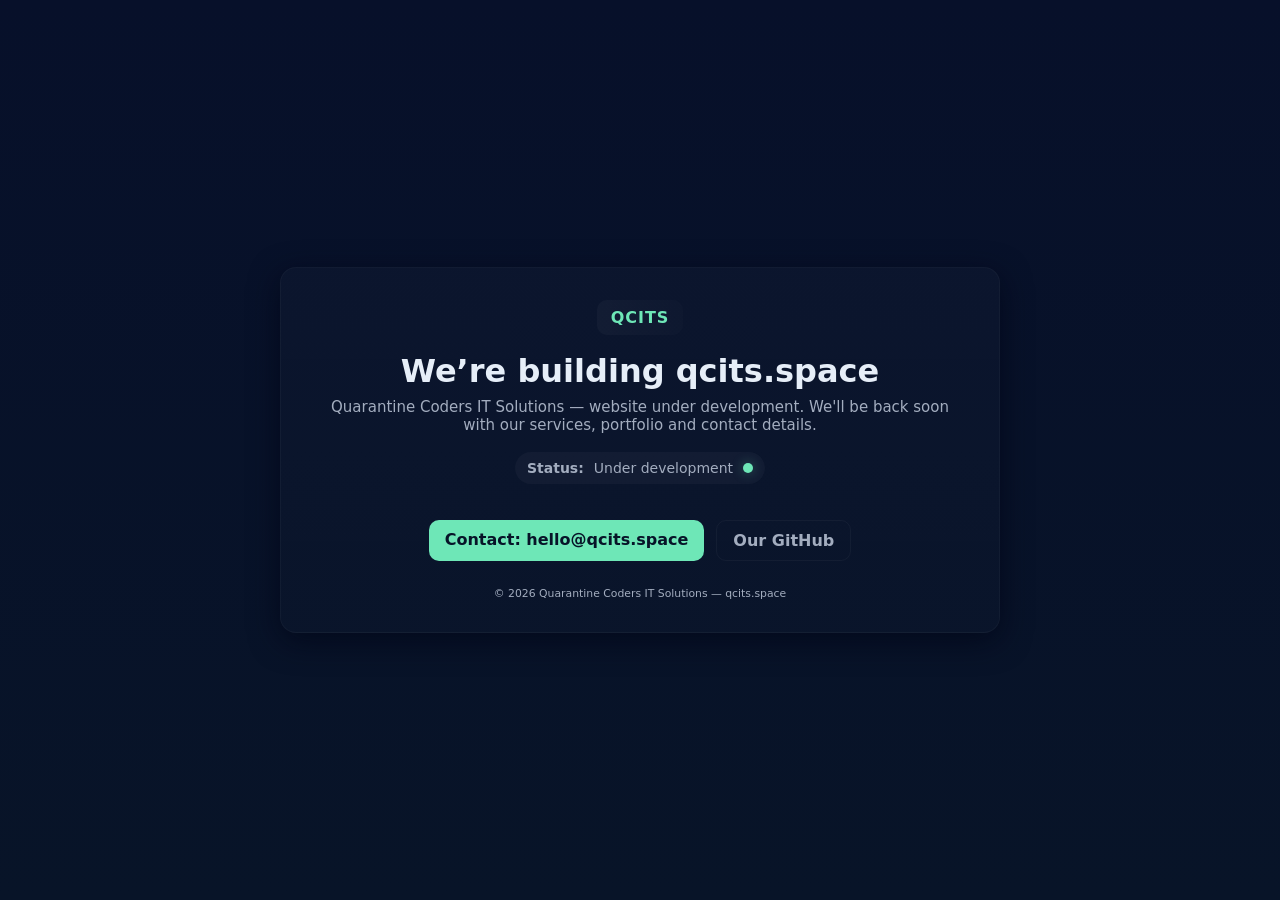
<file: INDEX.HTML>
<!doctype html>
<html lang="en">
<head>
  <meta charset="utf-8" />
  <meta name="viewport" content="width=device-width,initial-scale=1" />
  <title>qcits.space — Under Development</title>

  <link rel="icon" href="/favicon.svg" type="image/svg+xml" />
  <link rel="stylesheet" href="/styles.css" />

  <!-- SEO / Social -->
  <meta name="description" content="Quarantine Coders IT Solutions — website coming soon." />
  <meta property="og:title" content="qcits.space — Coming Soon" />
  <meta property="og:description" content="Quarantine Coders IT Solutions — We are building something great. Get in touch: hello@qcits.space" />
  <meta property="og:type" content="website" />
</head>
<body>
  <main class="card">
    <div class="logo">QCITS</div>

    <h1>We’re building qcits.space</h1>
    <p class="lead">Quarantine Coders IT Solutions — website under development. We'll be back soon with our services, portfolio and contact details.</p>

    <div class="status">
      <strong>Status:</strong> Under development
      <span class="dot"></span>
    </div>

    <div class="actions">
      <a class="btn" href="mailto:hello@qcits.space">Contact: hello@qcits.space</a>
      <a class="btn ghost" href="https://github.com/yourusername" target="_blank" rel="noopener">Our GitHub</a>
    </div>

    <footer>
      <small>© <span id="year"></span> Quarantine Coders IT Solutions — qcits.space</small>
    </footer>
  </main>

  <script>
    document.getElementById('year').textContent = new Date().getFullYear();
  </script>
</body>
</html>
</file>
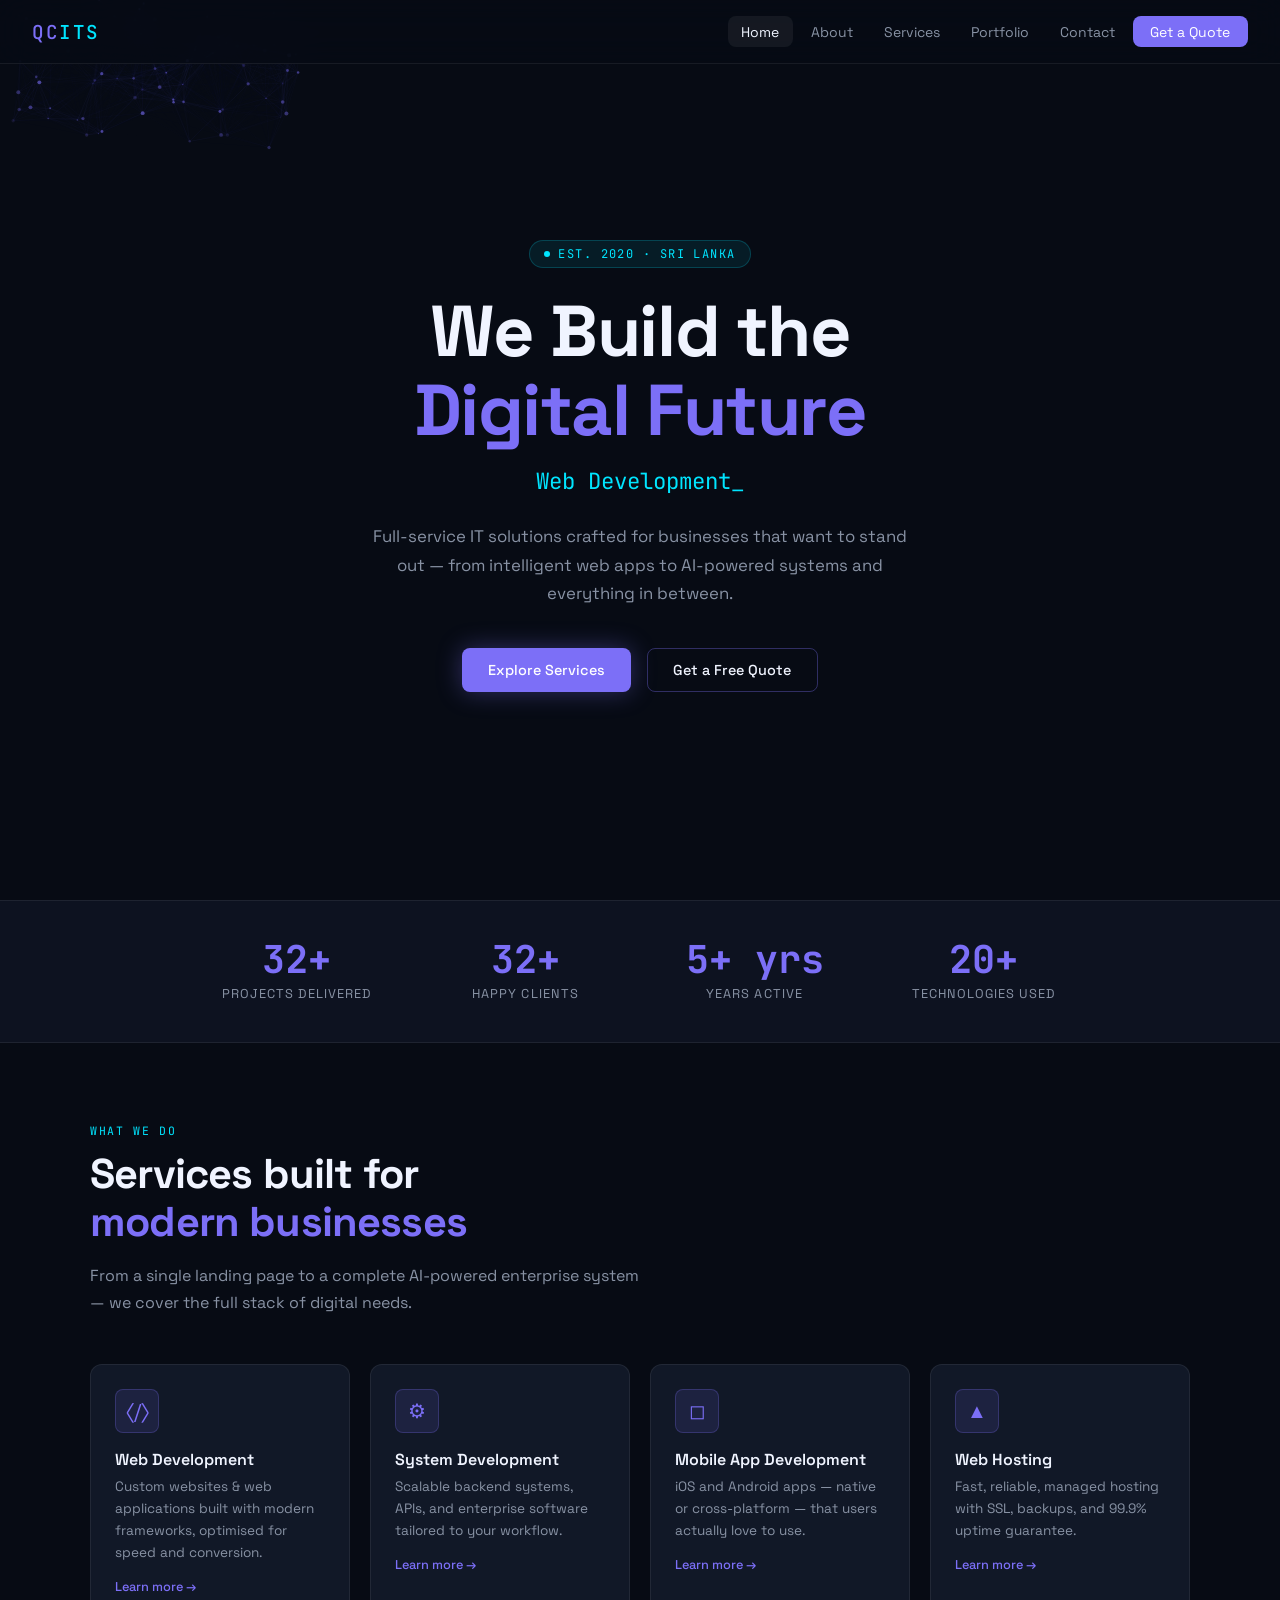
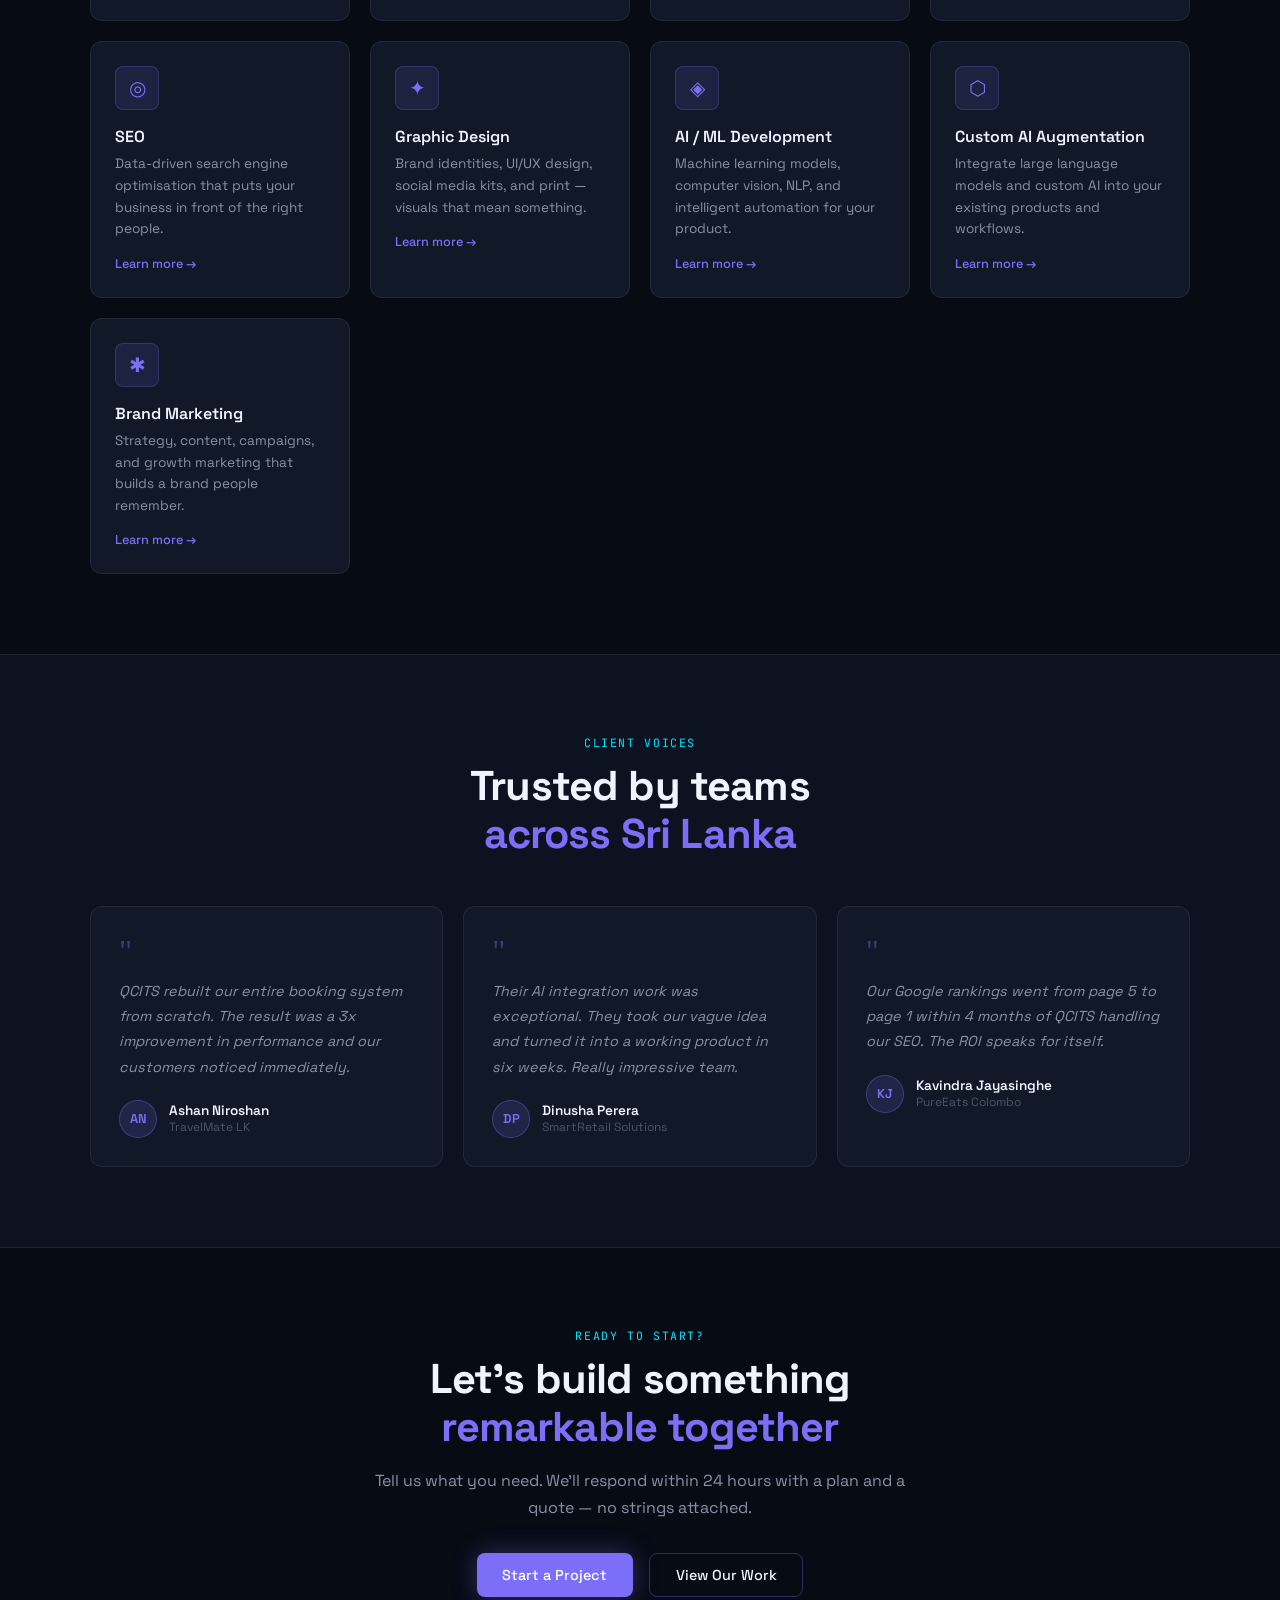
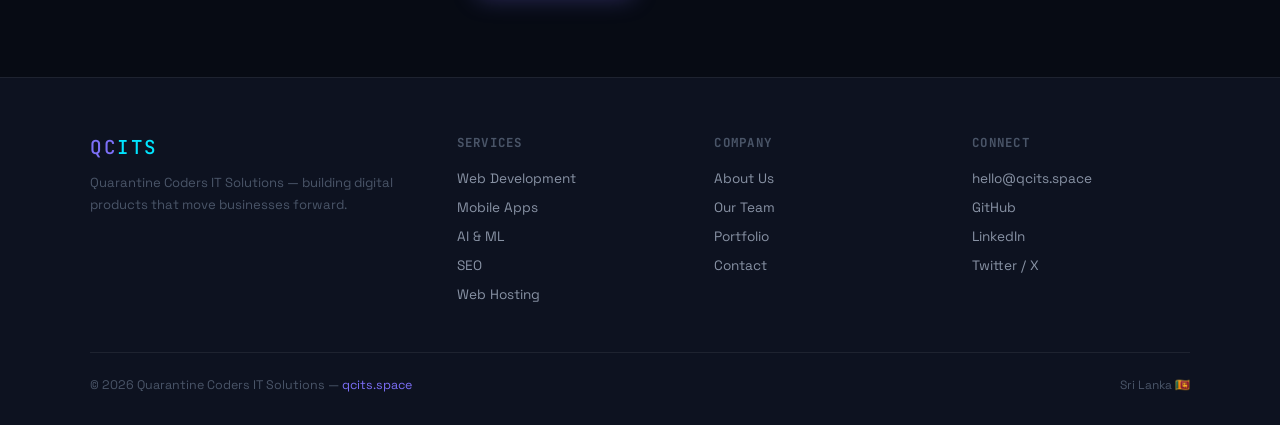
<file: index.html>
<!doctype html>
<html lang="en">
<head>
  <meta charset="utf-8"/>
  <meta name="viewport" content="width=device-width,initial-scale=1"/>
  <title>QCITS — Quarantine Coders IT Solutions</title>
  <meta name="description" content="Quarantine Coders IT Solutions — Web, Mobile, AI/ML, SEO, Hosting & Brand Marketing from Sri Lanka."/>
  <meta property="og:title" content="QCITS — We Build the Digital Future"/>
  <meta property="og:description" content="Full-service IT solutions: web development, mobile apps, AI/ML, SEO, hosting, graphic design, brand marketing."/>
  <meta property="og:type" content="website"/>
  <link rel="stylesheet" href="css/style.css"/>
  <link rel="preconnect" href="https://fonts.googleapis.com"/>
  <link rel="preconnect" href="https://fonts.gstatic.com" crossorigin/>
</head>
<body> 
 
<nav id="main-nav"></nav>
<div class="mobile-menu" id="mobile-menu"></div>

<!-- HERO -->
<section class="hero">
  <canvas id="hero-canvas"></canvas>
  <div class="hero-content">
    <div class="hero-eyebrow">Est. 2020 · Sri Lanka</div>
    <h1>We Build the<br><em>Digital Future</em></h1>
    <div class="hero-typewriter" id="typewriter"></div>
    <p class="hero-sub">Full-service IT solutions crafted for businesses that want to stand out — from intelligent web apps to AI-powered systems and everything in between.</p>
    <div class="hero-actions">
      <a class="btn btn-primary" href="services.html">Explore Services</a>
      <a class="btn btn-outline" href="contact.html">Get a Free Quote</a>
    </div>
  </div>
</section>

<!-- STATS -->
<div class="stats-bar">
  <div class="stats-grid">
    <div>
      <div class="stat-num" data-count="60" data-suffix="+">0+</div>
      <div class="stat-label">Projects Delivered</div>
    </div>
    <div>
      <div class="stat-num" data-count="40" data-suffix="+">0+</div>
      <div class="stat-label">Happy Clients</div>
    </div>
    <div>
      <div class="stat-num" data-count="5" data-suffix="+ yrs">0</div>
      <div class="stat-label">Years Active</div>
    </div>
    <div>
      <div class="stat-num" data-count="20" data-suffix="+">0+</div>
      <div class="stat-label">Technologies Used</div>
    </div>
  </div>
</div>

<!-- SERVICES -->
<section>
  <div class="section-inner">
    <div class="reveal">
      <div class="section-eyebrow">What We Do</div>
      <h2 class="section-title">Services built for<br><span>modern businesses</span></h2>
      <p class="section-sub">From a single landing page to a complete AI-powered enterprise system — we cover the full stack of digital needs.</p>
    </div>
    <div class="services-grid">
      <a class="service-card reveal" href="services/web-development.html">
        <div class="service-icon">⟨/⟩</div>
        <h3>Web Development</h3>
        <p>Custom websites & web applications built with modern frameworks, optimised for speed and conversion.</p>
        <div class="service-arrow">Learn more →</div>
      </a>
      <a class="service-card reveal" href="services/system-development.html">
        <div class="service-icon">⚙</div>
        <h3>System Development</h3>
        <p>Scalable backend systems, APIs, and enterprise software tailored to your workflow.</p>
        <div class="service-arrow">Learn more →</div>
      </a>
      <a class="service-card reveal" href="services/mobile-apps.html">
        <div class="service-icon">◻</div>
        <h3>Mobile App Development</h3>
        <p>iOS and Android apps — native or cross-platform — that users actually love to use.</p>
        <div class="service-arrow">Learn more →</div>
      </a>
      <a class="service-card reveal" href="services/hosting.html">
        <div class="service-icon">▲</div>
        <h3>Web Hosting</h3>
        <p>Fast, reliable, managed hosting with SSL, backups, and 99.9% uptime guarantee.</p>
        <div class="service-arrow">Learn more →</div>
      </a>
      <a class="service-card reveal" href="services/seo.html">
        <div class="service-icon">◎</div>
        <h3>SEO</h3>
        <p>Data-driven search engine optimisation that puts your business in front of the right people.</p>
        <div class="service-arrow">Learn more →</div>
      </a>
      <a class="service-card reveal" href="services/graphic-design.html">
        <div class="service-icon">✦</div>
        <h3>Graphic Design</h3>
        <p>Brand identities, UI/UX design, social media kits, and print — visuals that mean something.</p>
        <div class="service-arrow">Learn more →</div>
      </a>
      <a class="service-card reveal" href="services/ai-ml.html">
        <div class="service-icon">◈</div>
        <h3>AI / ML Development</h3>
        <p>Machine learning models, computer vision, NLP, and intelligent automation for your product.</p>
        <div class="service-arrow">Learn more →</div>
      </a>
      <a class="service-card reveal" href="services/ai-augmentation.html">
        <div class="service-icon">⬡</div>
        <h3>Custom AI Augmentation</h3>
        <p>Integrate large language models and custom AI into your existing products and workflows.</p>
        <div class="service-arrow">Learn more →</div>
      </a>
      <a class="service-card reveal" href="services/brand-marketing.html">
        <div class="service-icon">✱</div>
        <h3>Brand Marketing</h3>
        <p>Strategy, content, campaigns, and growth marketing that builds a brand people remember.</p>
        <div class="service-arrow">Learn more →</div>
      </a>
    </div>
  </div>
</section>

<!-- TESTIMONIALS -->
<section style="background: var(--bg-surface); border-top:1px solid var(--border); border-bottom:1px solid var(--border);">
  <div class="section-inner">
    <div class="reveal text-center" style="max-width:560px; margin: 0 auto 3rem;">
      <div class="section-eyebrow">Client Voices</div>
      <h2 class="section-title">Trusted by teams<br><span>across Sri Lanka</span></h2>
    </div>
    <div class="testimonials-grid">
      <div class="testimonial-card reveal">
        <div class="quote-icon">"</div>
        <p>QCITS rebuilt our entire booking system from scratch. The result was a 3x improvement in performance and our customers noticed immediately.</p>
        <div class="testimonial-author">
          <div class="author-avatar">AN</div>
          <div>
            <div class="author-name">Ashan Niroshan</div>
            <div class="author-company">TravelMate LK</div>
          </div>
        </div>
      </div>
      <div class="testimonial-card reveal">
        <div class="quote-icon">"</div>
        <p>Their AI integration work was exceptional. They took our vague idea and turned it into a working product in six weeks. Really impressive team.</p>
        <div class="testimonial-author">
          <div class="author-avatar">DP</div>
          <div>
            <div class="author-name">Dinusha Perera</div>
            <div class="author-company">SmartRetail Solutions</div>
          </div>
        </div>
      </div>
      <div class="testimonial-card reveal">
        <div class="quote-icon">"</div>
        <p>Our Google rankings went from page 5 to page 1 within 4 months of QCITS handling our SEO. The ROI speaks for itself.</p>
        <div class="testimonial-author">
          <div class="author-avatar">KJ</div>
          <div>
            <div class="author-name">Kavindra Jayasinghe</div>
            <div class="author-company">PureEats Colombo</div>
          </div>
        </div>
      </div>
    </div>
  </div>
</section>

<!-- CTA BANNER -->
<section style="text-align:center;">
  <div class="section-inner reveal">
    <div class="section-eyebrow">Ready to Start?</div>
    <h2 class="section-title">Let's build something<br><span>remarkable together</span></h2>
    <p class="section-sub" style="margin: 0 auto 2rem;">Tell us what you need. We'll respond within 24 hours with a plan and a quote — no strings attached.</p>
    <div class="hero-actions">
      <a class="btn btn-primary" href="contact.html">Start a Project</a>
      <a class="btn btn-outline" href="portfolio.html">View Our Work</a>
    </div>
  </div>
</section>

<footer id="main-footer"></footer>

<script src="js/main.js"></script>
<script>
  initNav('index.html');
  initFooter();
  initParticles('hero-canvas');
  initTypewriter('typewriter', [
    'Web Development_',
    'Mobile Applications_',
    'AI & ML Solutions_',
    'Brand Marketing_',
    'Custom AI Augmentation_'
  ]);
</script>
</body>
</html>
</file>
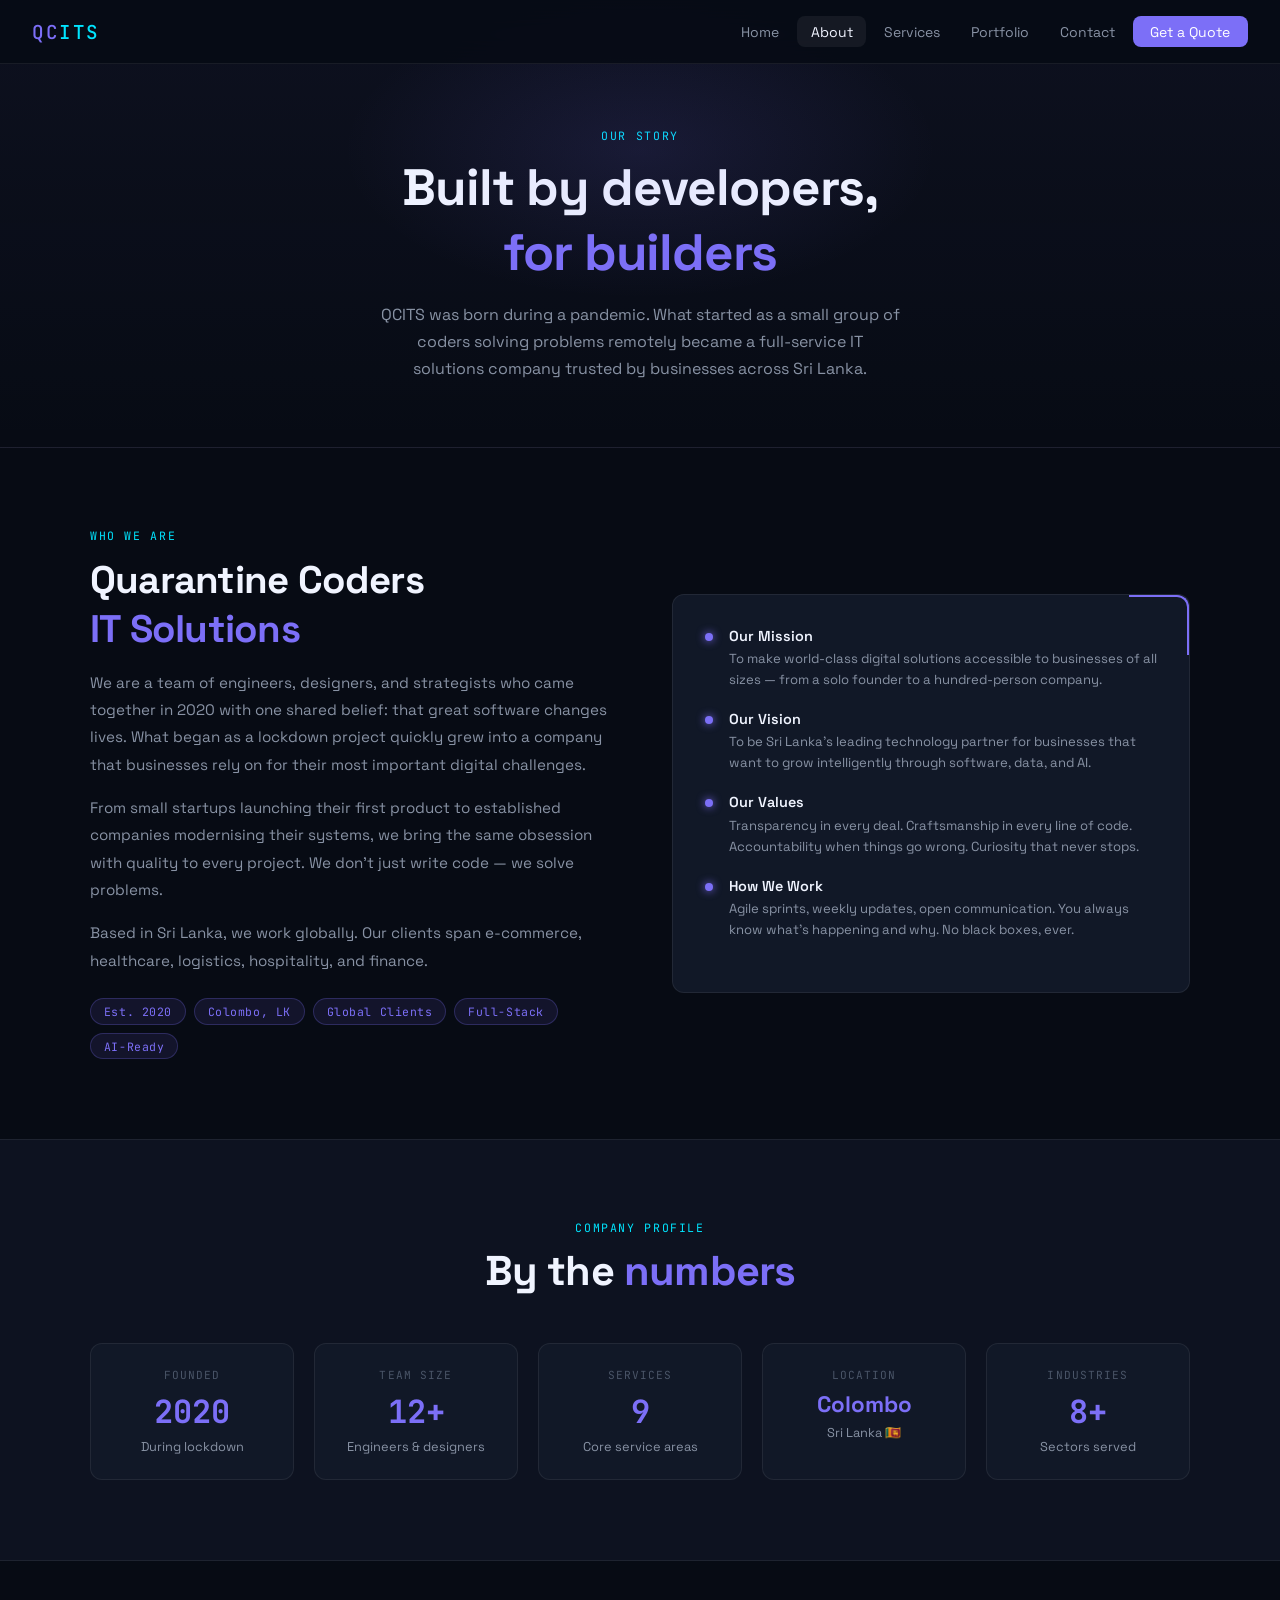
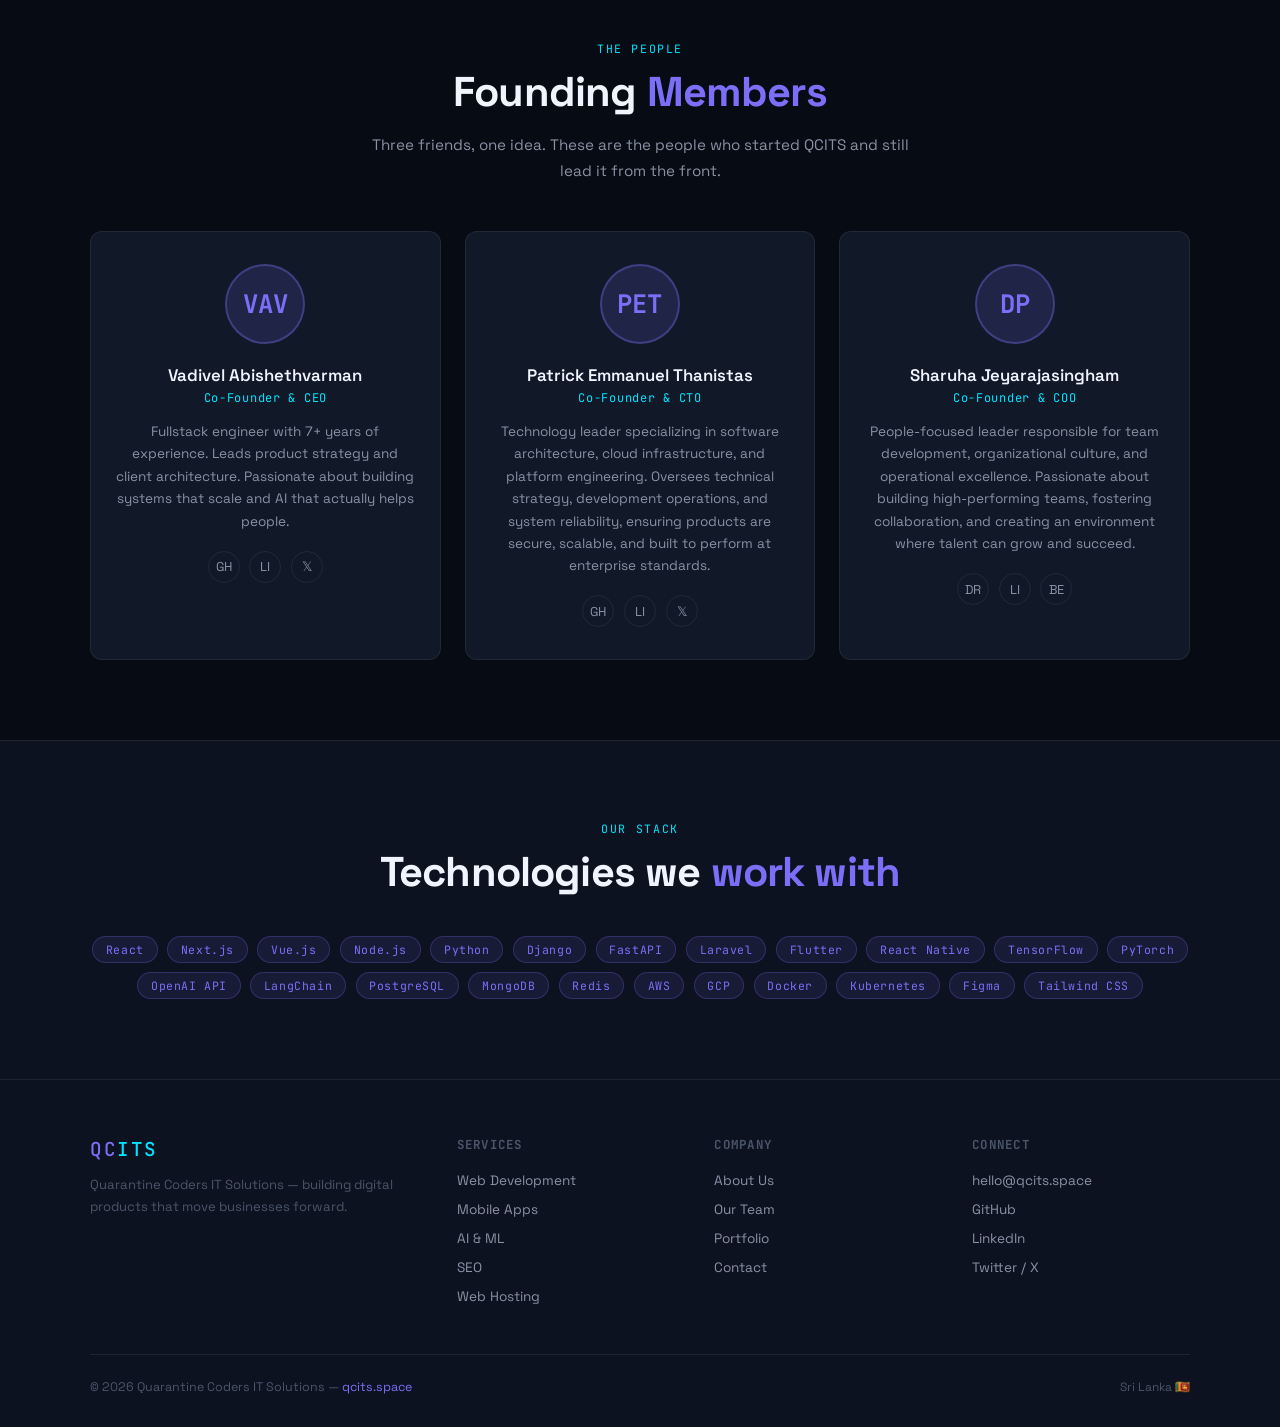
<file: about.html>
<!doctype html>
<html lang="en">
<head>
  <meta charset="utf-8"/>
  <meta name="viewport" content="width=device-width,initial-scale=1"/>
  <title>About Us — QCITS</title>
  <meta name="description" content="Learn about Quarantine Coders IT Solutions — our story, mission, values, and the founding team behind QCITS."/>
  <link rel="stylesheet" href="css/style.css"/>
  <link rel="preconnect" href="https://fonts.googleapis.com"/>
  <link rel="preconnect" href="https://fonts.gstatic.com" crossorigin/>
</head>
<body>

<nav id="main-nav"></nav>
<div class="mobile-menu" id="mobile-menu"></div>

<!-- PAGE HERO -->
<div class="page-hero">
  <div class="page-hero-tag">Our Story</div>
  <h1>Built by developers,<br><span>for builders</span></h1>
  <p>QCITS was born during a pandemic. What started as a small group of coders solving problems remotely became a full-service IT solutions company trusted by businesses across Sri Lanka.</p>
</div>

<!-- ABOUT SECTION -->
<section>
  <div class="section-inner">
    <div class="about-grid">
      <div class="about-text reveal">
        <div class="section-eyebrow">Who We Are</div>
        <h2>Quarantine Coders<br><span>IT Solutions</span></h2>
        <p>We are a team of engineers, designers, and strategists who came together in 2020 with one shared belief: that great software changes lives. What began as a lockdown project quickly grew into a company that businesses rely on for their most important digital challenges.</p>
        <p>From small startups launching their first product to established companies modernising their systems, we bring the same obsession with quality to every project. We don't just write code — we solve problems.</p>
        <p>Based in Sri Lanka, we work globally. Our clients span e-commerce, healthcare, logistics, hospitality, and finance.</p>
        <div class="about-badge-row">
          <span class="badge">Est. 2020</span>
          <span class="badge">Colombo, LK</span>
          <span class="badge">Global Clients</span>
          <span class="badge">Full-Stack</span>
          <span class="badge">AI-Ready</span>
        </div>
      </div>
      <div class="about-visual reveal">
        <div class="corner-accent"></div>
        <div class="mission-item">
          <div class="mission-dot"></div>
          <div>
            <h4>Our Mission</h4>
            <p>To make world-class digital solutions accessible to businesses of all sizes — from a solo founder to a hundred-person company.</p>
          </div>
        </div>
        <div class="mission-item">
          <div class="mission-dot"></div>
          <div>
            <h4>Our Vision</h4>
            <p>To be Sri Lanka's leading technology partner for businesses that want to grow intelligently through software, data, and AI.</p>
          </div>
        </div>
        <div class="mission-item">
          <div class="mission-dot"></div>
          <div>
            <h4>Our Values</h4>
            <p>Transparency in every deal. Craftsmanship in every line of code. Accountability when things go wrong. Curiosity that never stops.</p>
          </div>
        </div>
        <div class="mission-item">
          <div class="mission-dot"></div>
          <div>
            <h4>How We Work</h4>
            <p>Agile sprints, weekly updates, open communication. You always know what's happening and why. No black boxes, ever.</p>
          </div>
        </div>
      </div>
    </div>
  </div>
</section>

<!-- COMPANY PROFILE -->
<section style="background:var(--bg-surface); border-top:1px solid var(--border); border-bottom:1px solid var(--border);">
  <div class="section-inner">
    <div class="reveal text-center" style="max-width:600px; margin: 0 auto 3rem;">
      <div class="section-eyebrow">Company Profile</div>
      <h2 class="section-title">By the <span>numbers</span></h2>
    </div>
    <div style="display:grid; grid-template-columns:repeat(auto-fit,minmax(200px,1fr)); gap:1.25rem;">
      <div class="reveal" style="background:var(--bg-card); border:1px solid var(--border); border-radius:var(--radius); padding:1.5rem; text-align:center;">
        <div style="font-family:var(--font-mono); font-size:0.7rem; color:var(--text-muted); text-transform:uppercase; letter-spacing:0.1em; margin-bottom:0.5rem;">Founded</div>
        <div style="font-size:2rem; font-weight:700; color:var(--accent-purple); font-family:var(--font-mono);">2020</div>
        <div style="font-size:0.8rem; color:var(--text-secondary); margin-top:0.3rem;">During lockdown</div>
      </div>
      <div class="reveal" style="background:var(--bg-card); border:1px solid var(--border); border-radius:var(--radius); padding:1.5rem; text-align:center;">
        <div style="font-family:var(--font-mono); font-size:0.7rem; color:var(--text-muted); text-transform:uppercase; letter-spacing:0.1em; margin-bottom:0.5rem;">Team Size</div>
        <div style="font-size:2rem; font-weight:700; color:var(--accent-purple); font-family:var(--font-mono);" data-count="12" data-suffix="+">0+</div>
        <div style="font-size:0.8rem; color:var(--text-secondary); margin-top:0.3rem;">Engineers & designers</div>
      </div>
      <div class="reveal" style="background:var(--bg-card); border:1px solid var(--border); border-radius:var(--radius); padding:1.5rem; text-align:center;">
        <div style="font-family:var(--font-mono); font-size:0.7rem; color:var(--text-muted); text-transform:uppercase; letter-spacing:0.1em; margin-bottom:0.5rem;">Services</div>
        <div style="font-size:2rem; font-weight:700; color:var(--accent-purple); font-family:var(--font-mono);" data-count="9">0</div>
        <div style="font-size:0.8rem; color:var(--text-secondary); margin-top:0.3rem;">Core service areas</div>
      </div>
      <div class="reveal" style="background:var(--bg-card); border:1px solid var(--border); border-radius:var(--radius); padding:1.5rem; text-align:center;">
        <div style="font-family:var(--font-mono); font-size:0.7rem; color:var(--text-muted); text-transform:uppercase; letter-spacing:0.1em; margin-bottom:0.5rem;">Location</div>
        <div style="font-size:1.4rem; font-weight:700; color:var(--accent-purple);">Colombo</div>
        <div style="font-size:0.8rem; color:var(--text-secondary); margin-top:0.3rem;">Sri Lanka 🇱🇰</div>
      </div>
      <div class="reveal" style="background:var(--bg-card); border:1px solid var(--border); border-radius:var(--radius); padding:1.5rem; text-align:center;">
        <div style="font-family:var(--font-mono); font-size:0.7rem; color:var(--text-muted); text-transform:uppercase; letter-spacing:0.1em; margin-bottom:0.5rem;">Industries</div>
        <div style="font-size:2rem; font-weight:700; color:var(--accent-purple); font-family:var(--font-mono);" data-count="8" data-suffix="+">0+</div>
        <div style="font-size:0.8rem; color:var(--text-secondary); margin-top:0.3rem;">Sectors served</div>
      </div>
    </div>
  </div>
</section>

<!-- FOUNDING MEMBERS -->
<section id="team">
  <div class="section-inner">
    <div class="reveal text-center" style="max-width:560px; margin: 0 auto 3rem;">
      <div class="section-eyebrow">The People</div>
      <h2 class="section-title">Founding <span>Members</span></h2>
      <p style="color:var(--text-secondary); font-size:0.95rem; line-height:1.7;">Three friends, one idea. These are the people who started QCITS and still lead it from the front.</p>
    </div>
    <div class="team-grid">
      <div class="team-card reveal">
        <div class="team-avatar">VAV</div>
        <h3>Vadivel Abishethvarman</h3>
        <div class="team-role">Co-Founder & CEO</div>
        <p class="team-bio">Fullstack engineer with 7+ years of experience. Leads product strategy and client architecture. Passionate about building systems that scale and AI that actually helps people.</p>
        <div class="team-socials">
          <a href="#https://github.com/Abishethvarman/" title="GitHub">GH</a>
          <a href="#https://www.linkedin.com/in/abishethvarman-v/" title="LinkedIn">LI</a>
          <a href="#https://x.com/Im_Warman" title="Twitter">𝕏</a>
        </div>
      </div>
      <div class="team-card reveal">
        <div class="team-avatar">PET</div>
        <h3>Patrick Emmanuel Thanistas</h3>
        <div class="team-role">Co-Founder & CTO</div>
        <p class="team-bio">Technology leader specializing in software architecture, cloud infrastructure, and platform engineering. Oversees technical strategy, development operations, and system reliability, ensuring products are secure, scalable, and built to perform at enterprise standards.</p>
        <div class="team-socials">
          <a href="#" title="GitHub">GH</a>
          <a href="#" title="LinkedIn">LI</a>
          <a href="#" title="Twitter">𝕏</a>
        </div>
      </div>
      <div class="team-card reveal">
        <div class="team-avatar">DP</div>
        <h3>Sharuha Jeyarajasingham</h3>
        <div class="team-role">Co-Founder & COO</div>
        <p class="team-bio">People-focused leader responsible for team development, organizational culture, and operational excellence. Passionate about building high-performing teams, fostering collaboration, and creating an environment where talent can grow and succeed.</p>
        <div class="team-socials">
          <a href="#" title="Dribbble">DR</a>
          <a href="#" title="LinkedIn">LI</a>
          <a href="#" title="Behance">BE</a>
        </div>
      </div>
    </div>
  </div>
</section>

<!-- TECHNOLOGIES -->
<section style="background:var(--bg-surface); border-top:1px solid var(--border);">
  <div class="section-inner">
    <div class="reveal text-center" style="max-width:560px; margin: 0 auto 2.5rem;">
      <div class="section-eyebrow">Our Stack</div>
      <h2 class="section-title">Technologies we <span>work with</span></h2>
    </div>
    <div class="reveal" style="display:flex; flex-wrap:wrap; gap:0.6rem; justify-content:center;">
      <span class="badge">React</span><span class="badge">Next.js</span><span class="badge">Vue.js</span>
      <span class="badge">Node.js</span><span class="badge">Python</span><span class="badge">Django</span>
      <span class="badge">FastAPI</span><span class="badge">Laravel</span><span class="badge">Flutter</span>
      <span class="badge">React Native</span><span class="badge">TensorFlow</span><span class="badge">PyTorch</span>
      <span class="badge">OpenAI API</span><span class="badge">LangChain</span><span class="badge">PostgreSQL</span>
      <span class="badge">MongoDB</span><span class="badge">Redis</span><span class="badge">AWS</span>
      <span class="badge">GCP</span><span class="badge">Docker</span><span class="badge">Kubernetes</span>
      <span class="badge">Figma</span><span class="badge">Tailwind CSS</span>
    </div>
  </div>
</section>

<footer id="main-footer"></footer>
<script src="js/main.js"></script>
<script>
  initNav('about.html');
  initFooter();
</script>
</body>
</html>
</file>
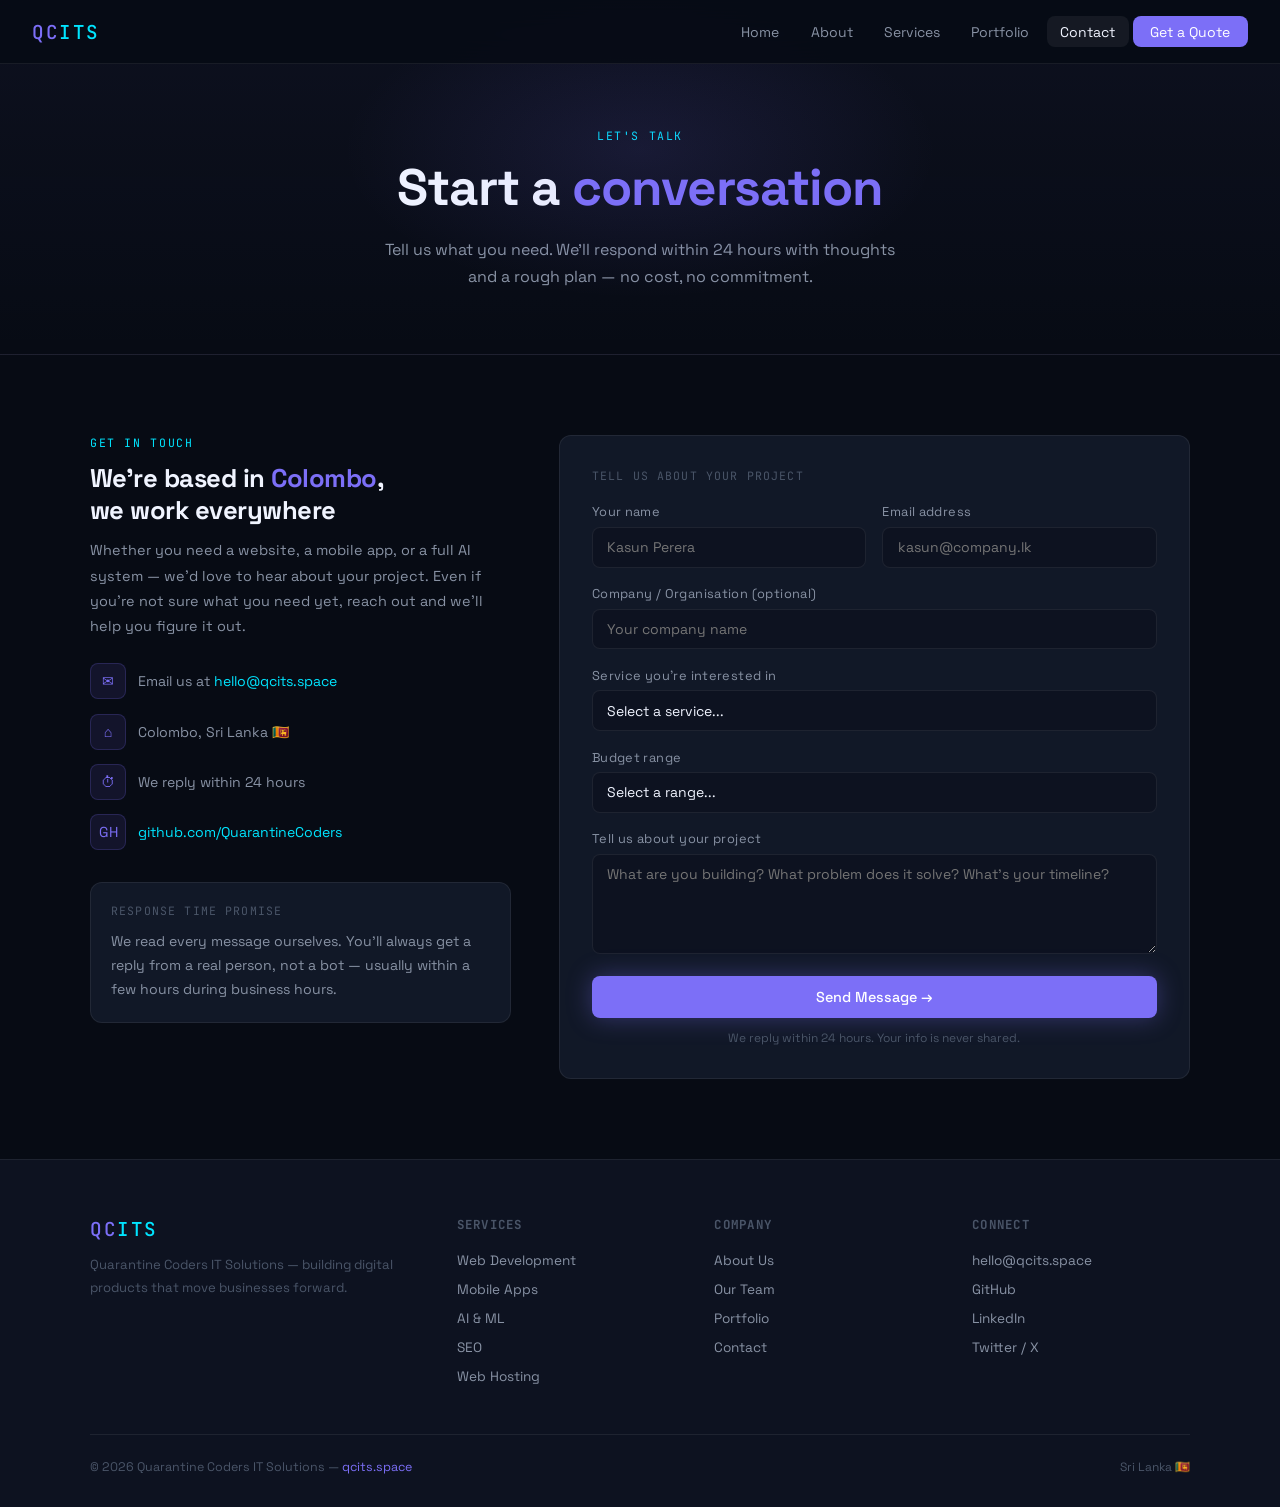
<file: contact.html>
<!doctype html>
<html lang="en">
<head>
  <meta charset="utf-8"/>
  <meta name="viewport" content="width=device-width,initial-scale=1"/>
  <title>Contact — QCITS</title>
  <meta name="description" content="Get in touch with QCITS. Tell us about your project and we'll respond within 24 hours."/>
  <link rel="stylesheet" href="css/style.css"/>
  <link rel="preconnect" href="https://fonts.googleapis.com"/>
  <link rel="preconnect" href="https://fonts.gstatic.com" crossorigin/>
</head>
<body>
<nav id="main-nav"></nav>
<div class="mobile-menu" id="mobile-menu"></div>

<div class="page-hero">
  <div class="page-hero-tag">Let's Talk</div>
  <h1>Start a <span>conversation</span></h1>
  <p>Tell us what you need. We'll respond within 24 hours with thoughts and a rough plan — no cost, no commitment.</p>
</div>

<section>
  <div class="section-inner">
    <div class="contact-grid">
      <div class="reveal">
        <div class="section-eyebrow">Get in Touch</div>
        <h2 class="contact-info" style="font-size:1.6rem;font-weight:700;letter-spacing:-0.02em;margin-bottom:0.75rem;">We're based in <span style="color:var(--accent-purple)">Colombo</span>,<br>we work everywhere</h2>
        <p style="color:var(--text-secondary);line-height:1.75;font-size:0.9rem;margin-bottom:1.5rem;">Whether you need a website, a mobile app, or a full AI system — we'd love to hear about your project. Even if you're not sure what you need yet, reach out and we'll help you figure it out.</p>

        <div class="contact-detail">
          <div class="contact-icon">✉</div>
          <div>Email us at <a href="mailto:hello@qcits.space">hello@qcits.space</a></div>
        </div>
        <div class="contact-detail">
          <div class="contact-icon">⌂</div>
          <div>Colombo, Sri Lanka 🇱🇰</div>
        </div>
        <div class="contact-detail">
          <div class="contact-icon">⏱</div>
          <div>We reply within 24 hours</div>
        </div>
        <div class="contact-detail">
          <div class="contact-icon">GH</div>
          <div><a href="https://github.com/QuarantineCoders" target="_blank" rel="noopener">github.com/QuarantineCoders</a></div>
        </div>

        <div style="margin-top:2rem;padding:1.25rem;background:var(--bg-card);border:1px solid var(--border);border-radius:var(--radius);">
          <p style="font-family:var(--font-mono);font-size:0.72rem;color:var(--text-muted);text-transform:uppercase;letter-spacing:0.1em;margin-bottom:0.75rem;">Response time promise</p>
          <p style="font-size:0.88rem;color:var(--text-secondary);line-height:1.7;">We read every message ourselves. You'll always get a reply from a real person, not a bot — usually within a few hours during business hours.</p>
        </div>
      </div>

      <div class="contact-form reveal">
        <p style="font-family:var(--font-mono);font-size:0.72rem;color:var(--text-muted);text-transform:uppercase;letter-spacing:0.1em;margin-bottom:1.25rem;">Tell us about your project</p>
        <div class="form-row">
          <div class="form-group">
            <label>Your name</label>
            <input type="text" placeholder="Kasun Perera"/>
          </div>
          <div class="form-group">
            <label>Email address</label>
            <input type="email" placeholder="kasun@company.lk"/>
          </div>
        </div>
        <div class="form-group">
          <label>Company / Organisation (optional)</label>
          <input type="text" placeholder="Your company name"/>
        </div>
        <div class="form-group">
          <label>Service you're interested in</label>
          <select>
            <option value="">Select a service...</option>
            <option>Web Development</option>
            <option>System Development</option>
            <option>Mobile App Development</option>
            <option>Web Hosting</option>
            <option>SEO</option>
            <option>Graphic Design</option>
            <option>AI / ML Development</option>
            <option>Custom AI Augmentation</option>
            <option>Brand Marketing</option>
            <option>Multiple services / Not sure</option>
          </select>
        </div>
        <div class="form-group">
          <label>Budget range</label>
          <select>
            <option value="">Select a range...</option>
            <option>Under $500</option>
            <option>$500 – $2,000</option>
            <option>$2,000 – $5,000</option>
            <option>$5,000 – $15,000</option>
            <option>$15,000+</option>
            <option>Not sure yet</option>
          </select>
        </div>
        <div class="form-group">
          <label>Tell us about your project</label>
          <textarea placeholder="What are you building? What problem does it solve? What's your timeline?"></textarea>
        </div>
        <button class="btn btn-primary" style="width:100%;justify-content:center;" onclick="handleSubmit(this)">Send Message →</button>
        <p style="font-size:0.75rem;color:var(--text-muted);margin-top:0.75rem;text-align:center;">We reply within 24 hours. Your info is never shared.</p>
      </div>
    </div>
  </div>
</section>

<footer id="main-footer"></footer>
<script src="js/main.js"></script>
<script>
  initNav('contact.html');
  initFooter();

  function handleSubmit(btn) {
    btn.textContent = 'Message sent ✓';
    btn.style.background = 'var(--accent-cyan)';
    btn.style.color = '#000';
    btn.disabled = true;
  }
</script>
</body>
</html>
</file>
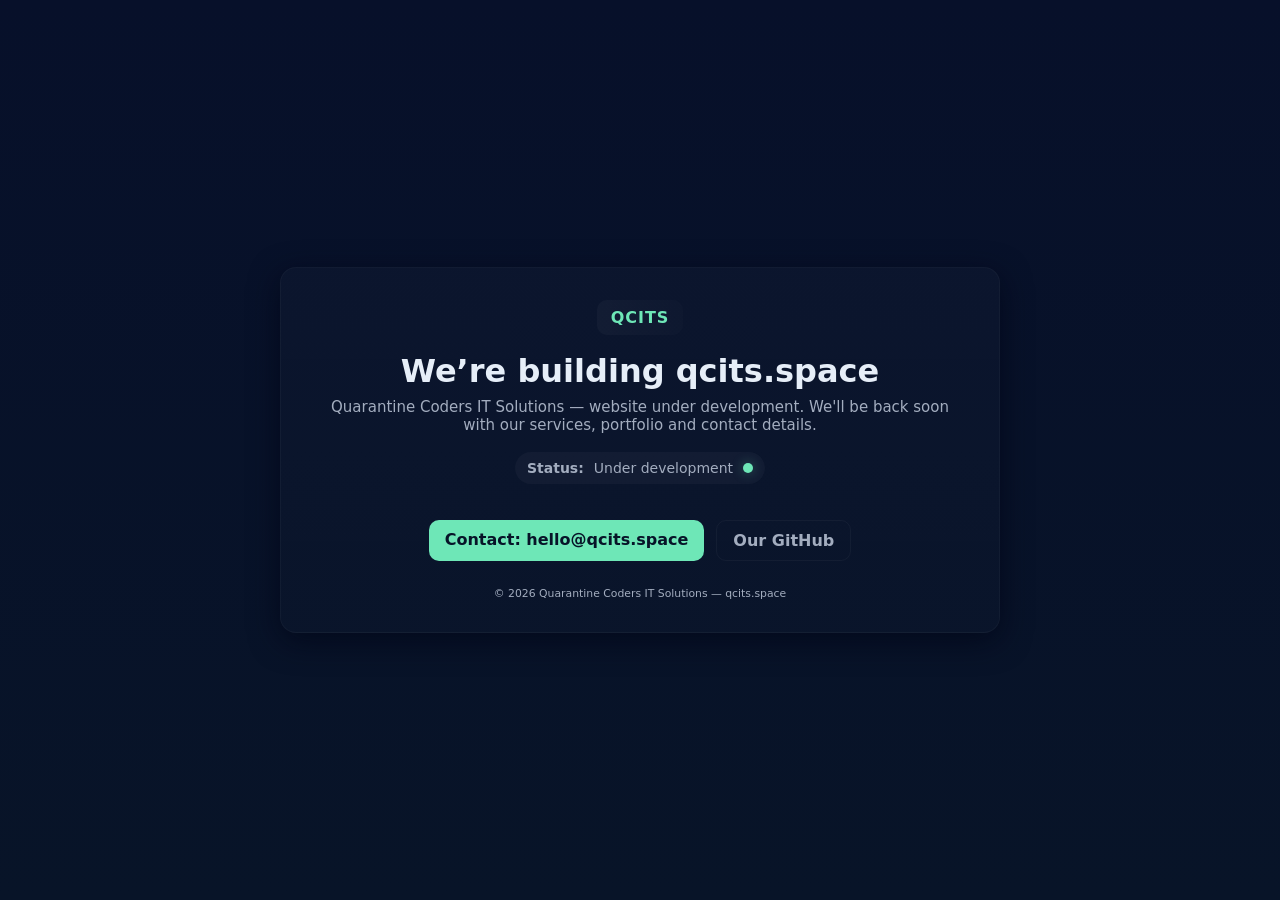
<file: index-v1.html>
<!doctype html>
<html lang="en">
<head>
  <meta charset="utf-8" />
  <meta name="viewport" content="width=device-width,initial-scale=1" />
  <title>qcits.space — Under Development</title>

  <link rel="icon" href="/favicon.svg" type="image/svg+xml" />
  <link rel="stylesheet" href="/styles.css" />

  <!-- SEO / Social -->
  <meta name="description" content="Quarantine Coders IT Solutions — website coming soon." />
  <meta property="og:title" content="qcits.space — Coming Soon" />
  <meta property="og:description" content="Quarantine Coders IT Solutions — We are building something great. Get in touch: hello@qcits.space" />
  <meta property="og:type" content="website" />
</head>
<body>
  <main class="card">
    <div class="logo">QCITS</div>

    <h1>We’re building qcits.space</h1>
    <p class="lead">Quarantine Coders IT Solutions — website under development. We'll be back soon with our services, portfolio and contact details.</p>

    <div class="status">
      <strong>Status:</strong> Under development
      <span class="dot"></span>
    </div>

    <div class="actions">
      <a class="btn" href="mailto:hello@qcits.space">Contact: hello@qcits.space</a>
      <a class="btn ghost" href="https://github.com/QuarantineCoders"  target="_blank" rel="noopener">Our GitHub</a>
    </div>

    <footer>
      <small>© <span id="year"></span> Quarantine Coders IT Solutions — qcits.space</small>
    </footer>
  </main>

  <script>
    document.getElementById('year').textContent = new Date().getFullYear();
  </script>
</body>
</html>
</file>
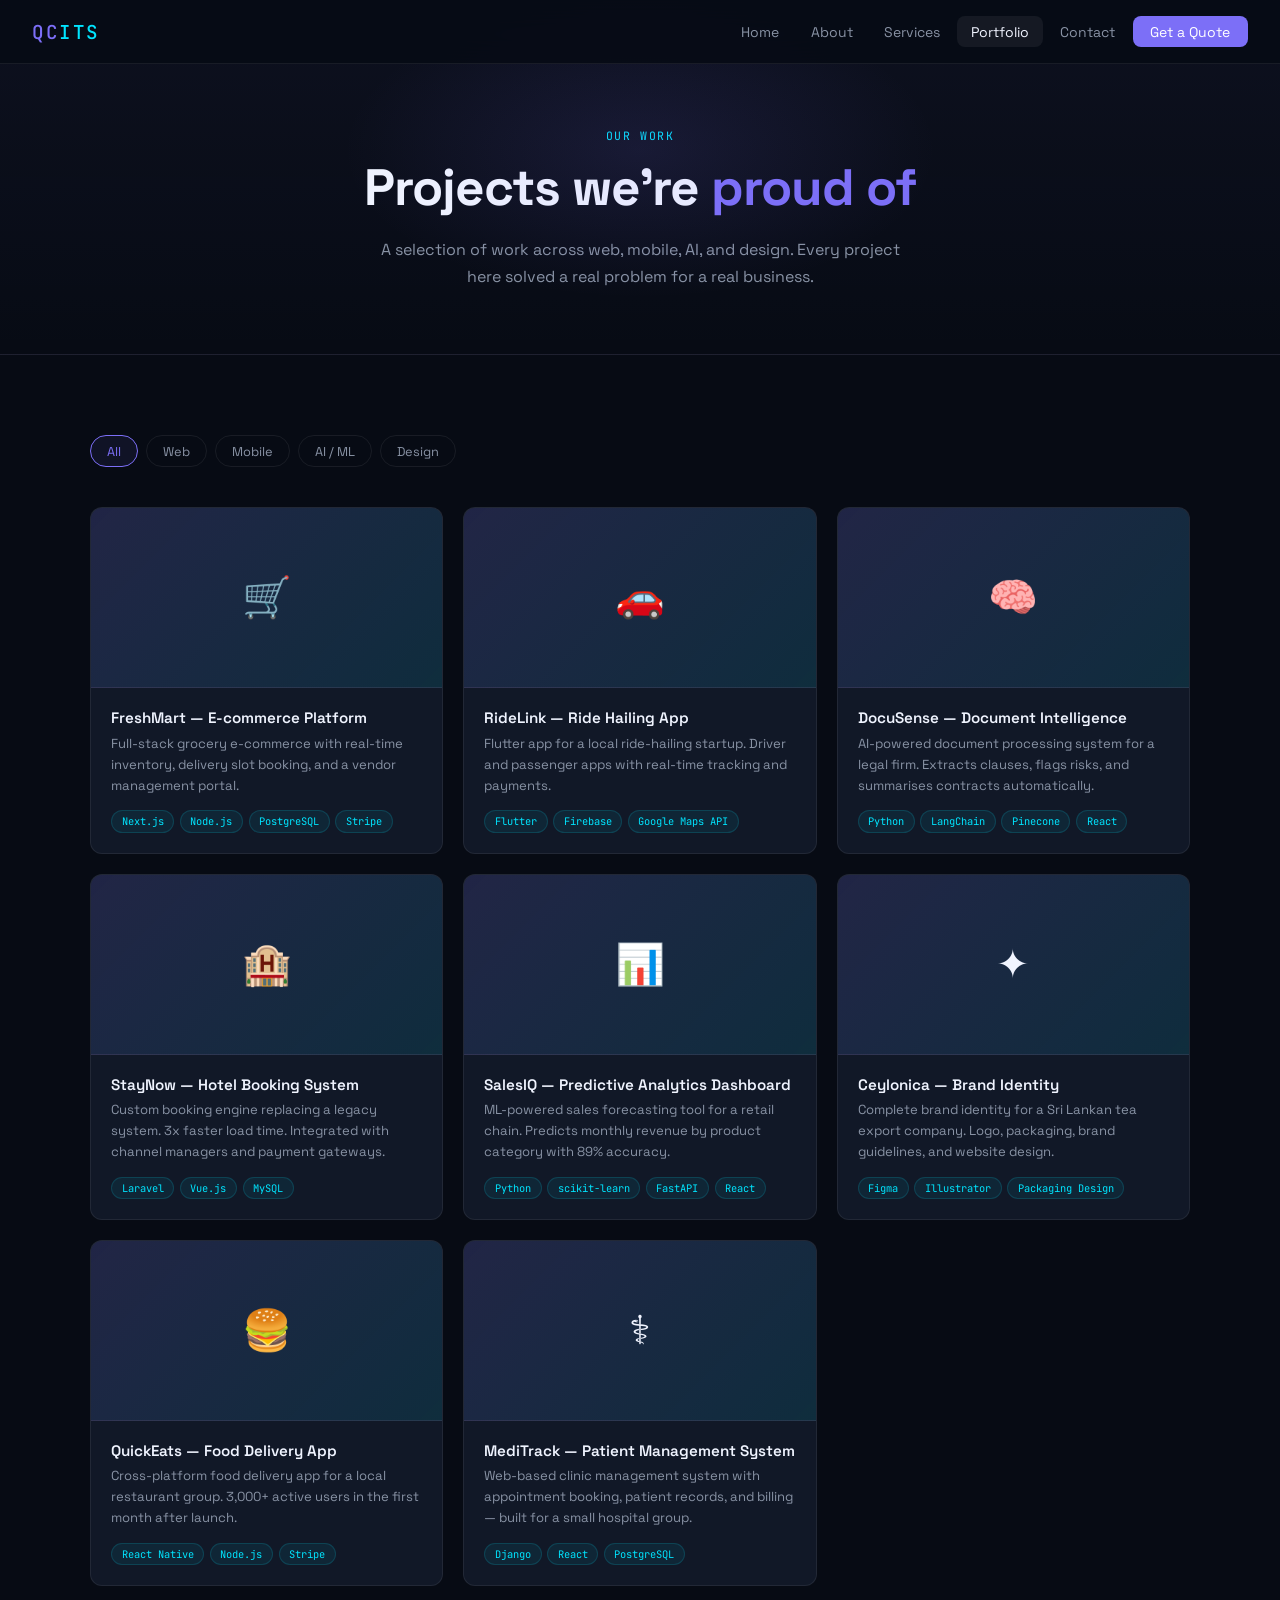
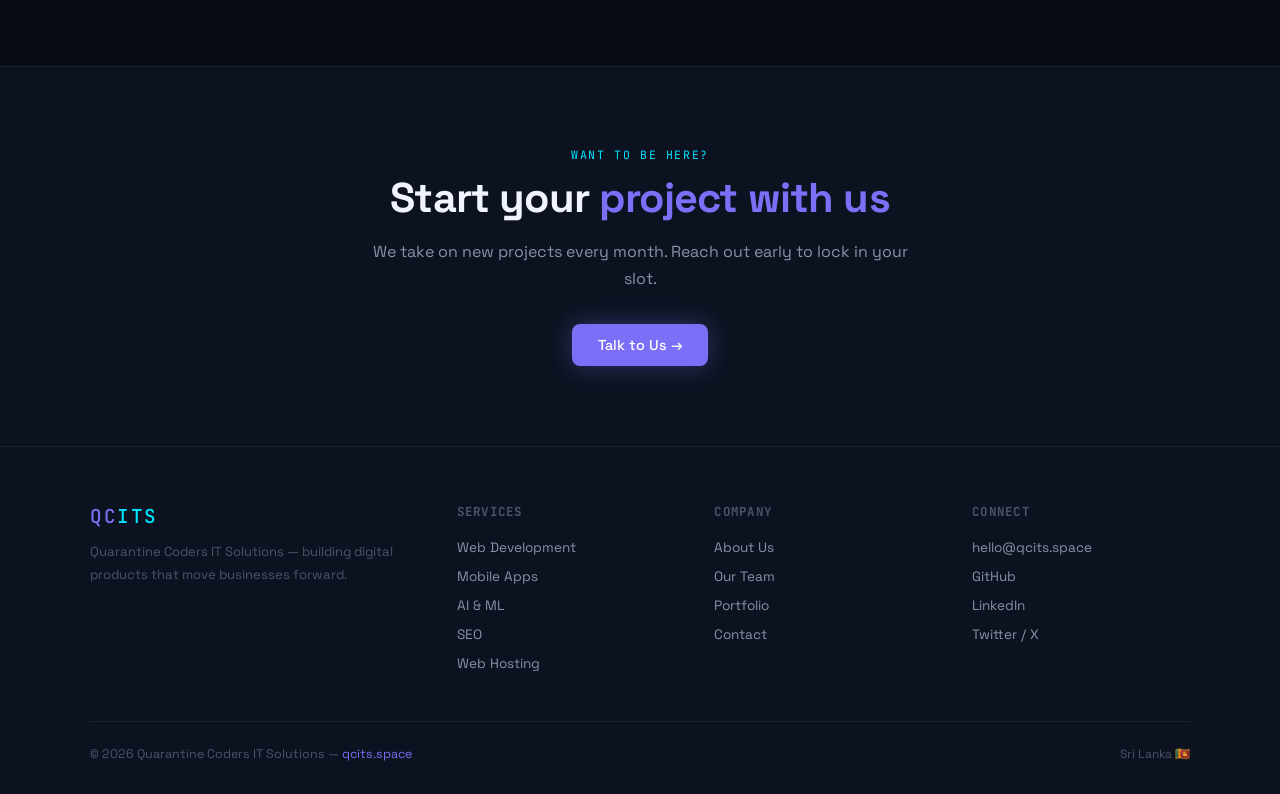
<file: portfolio.html>
<!doctype html>
<html lang="en">
<head>
  <meta charset="utf-8"/>
  <meta name="viewport" content="width=device-width,initial-scale=1"/>
  <title>Portfolio — QCITS</title>
  <meta name="description" content="Work we've done — web apps, mobile apps, AI systems, and brand projects from QCITS."/>
  <link rel="stylesheet" href="css/style.css"/>
  <link rel="preconnect" href="https://fonts.googleapis.com"/>
  <link rel="preconnect" href="https://fonts.gstatic.com" crossorigin/>
</head>
<body>
<nav id="main-nav"></nav>
<div class="mobile-menu" id="mobile-menu"></div>

<div class="page-hero">
  <div class="page-hero-tag">Our Work</div>
  <h1>Projects we're <span>proud of</span></h1>
  <p>A selection of work across web, mobile, AI, and design. Every project here solved a real problem for a real business.</p>
</div>

<section>
  <div class="section-inner">
    <div class="filter-bar reveal" id="filter-bar">
      <button class="filter-btn active" data-filter="all">All</button>
      <button class="filter-btn" data-filter="web">Web</button>
      <button class="filter-btn" data-filter="mobile">Mobile</button>
      <button class="filter-btn" data-filter="ai">AI / ML</button>
      <button class="filter-btn" data-filter="design">Design</button>
    </div>
    <div class="portfolio-grid" id="portfolio-grid">

      <div class="portfolio-card reveal" data-category="web">
        <div class="portfolio-thumb">🛒</div>
        <div class="portfolio-info">
          <h3>FreshMart — E-commerce Platform</h3>
          <p>Full-stack grocery e-commerce with real-time inventory, delivery slot booking, and a vendor management portal.</p>
          <div class="tech-tags">
            <span class="tech-tag">Next.js</span><span class="tech-tag">Node.js</span><span class="tech-tag">PostgreSQL</span><span class="tech-tag">Stripe</span>
          </div>
        </div>
      </div>

      <div class="portfolio-card reveal" data-category="mobile">
        <div class="portfolio-thumb">🚗</div>
        <div class="portfolio-info">
          <h3>RideLink — Ride Hailing App</h3>
          <p>Flutter app for a local ride-hailing startup. Driver and passenger apps with real-time tracking and payments.</p>
          <div class="tech-tags">
            <span class="tech-tag">Flutter</span><span class="tech-tag">Firebase</span><span class="tech-tag">Google Maps API</span>
          </div>
        </div>
      </div>

      <div class="portfolio-card reveal" data-category="ai">
        <div class="portfolio-thumb">🧠</div>
        <div class="portfolio-info">
          <h3>DocuSense — Document Intelligence</h3>
          <p>AI-powered document processing system for a legal firm. Extracts clauses, flags risks, and summarises contracts automatically.</p>
          <div class="tech-tags">
            <span class="tech-tag">Python</span><span class="tech-tag">LangChain</span><span class="tech-tag">Pinecone</span><span class="tech-tag">React</span>
          </div>
        </div>
      </div>

      <div class="portfolio-card reveal" data-category="web">
        <div class="portfolio-thumb">🏨</div>
        <div class="portfolio-info">
          <h3>StayNow — Hotel Booking System</h3>
          <p>Custom booking engine replacing a legacy system. 3x faster load time. Integrated with channel managers and payment gateways.</p>
          <div class="tech-tags">
            <span class="tech-tag">Laravel</span><span class="tech-tag">Vue.js</span><span class="tech-tag">MySQL</span>
          </div>
        </div>
      </div>

      <div class="portfolio-card reveal" data-category="ai">
        <div class="portfolio-thumb">📊</div>
        <div class="portfolio-info">
          <h3>SalesIQ — Predictive Analytics Dashboard</h3>
          <p>ML-powered sales forecasting tool for a retail chain. Predicts monthly revenue by product category with 89% accuracy.</p>
          <div class="tech-tags">
            <span class="tech-tag">Python</span><span class="tech-tag">scikit-learn</span><span class="tech-tag">FastAPI</span><span class="tech-tag">React</span>
          </div>
        </div>
      </div>

      <div class="portfolio-card reveal" data-category="design">
        <div class="portfolio-thumb">✦</div>
        <div class="portfolio-info">
          <h3>Ceylonica — Brand Identity</h3>
          <p>Complete brand identity for a Sri Lankan tea export company. Logo, packaging, brand guidelines, and website design.</p>
          <div class="tech-tags">
            <span class="tech-tag">Figma</span><span class="tech-tag">Illustrator</span><span class="tech-tag">Packaging Design</span>
          </div>
        </div>
      </div>

      <div class="portfolio-card reveal" data-category="mobile">
        <div class="portfolio-thumb">🍔</div>
        <div class="portfolio-info">
          <h3>QuickEats — Food Delivery App</h3>
          <p>Cross-platform food delivery app for a local restaurant group. 3,000+ active users in the first month after launch.</p>
          <div class="tech-tags">
            <span class="tech-tag">React Native</span><span class="tech-tag">Node.js</span><span class="tech-tag">Stripe</span>
          </div>
        </div>
      </div>

      <div class="portfolio-card reveal" data-category="web">
        <div class="portfolio-thumb">⚕</div>
        <div class="portfolio-info">
          <h3>MediTrack — Patient Management System</h3>
          <p>Web-based clinic management system with appointment booking, patient records, and billing — built for a small hospital group.</p>
          <div class="tech-tags">
            <span class="tech-tag">Django</span><span class="tech-tag">React</span><span class="tech-tag">PostgreSQL</span>
          </div>
        </div>
      </div>

    </div>
  </div>
</section>

<section style="text-align:center;background:var(--bg-surface);border-top:1px solid var(--border);">
  <div class="section-inner reveal">
    <div class="section-eyebrow">Want to be here?</div>
    <h2 class="section-title">Start your <span>project with us</span></h2>
    <p class="section-sub" style="margin:0 auto 2rem;">We take on new projects every month. Reach out early to lock in your slot.</p>
    <a class="btn btn-primary" href="contact.html">Talk to Us →</a>
  </div>
</section>

<footer id="main-footer"></footer>
<script src="js/main.js"></script>
<script>
  initNav('portfolio.html');
  initFooter();

  // Filter logic
  document.querySelectorAll('.filter-btn').forEach(btn => {
    btn.addEventListener('click', () => {
      document.querySelectorAll('.filter-btn').forEach(b => b.classList.remove('active'));
      btn.classList.add('active');
      const filter = btn.dataset.filter;
      document.querySelectorAll('.portfolio-card').forEach(card => {
        card.style.display = (filter === 'all' || card.dataset.category === filter) ? 'block' : 'none';
      });
    });
  });
</script>
</body>
</html>
</file>
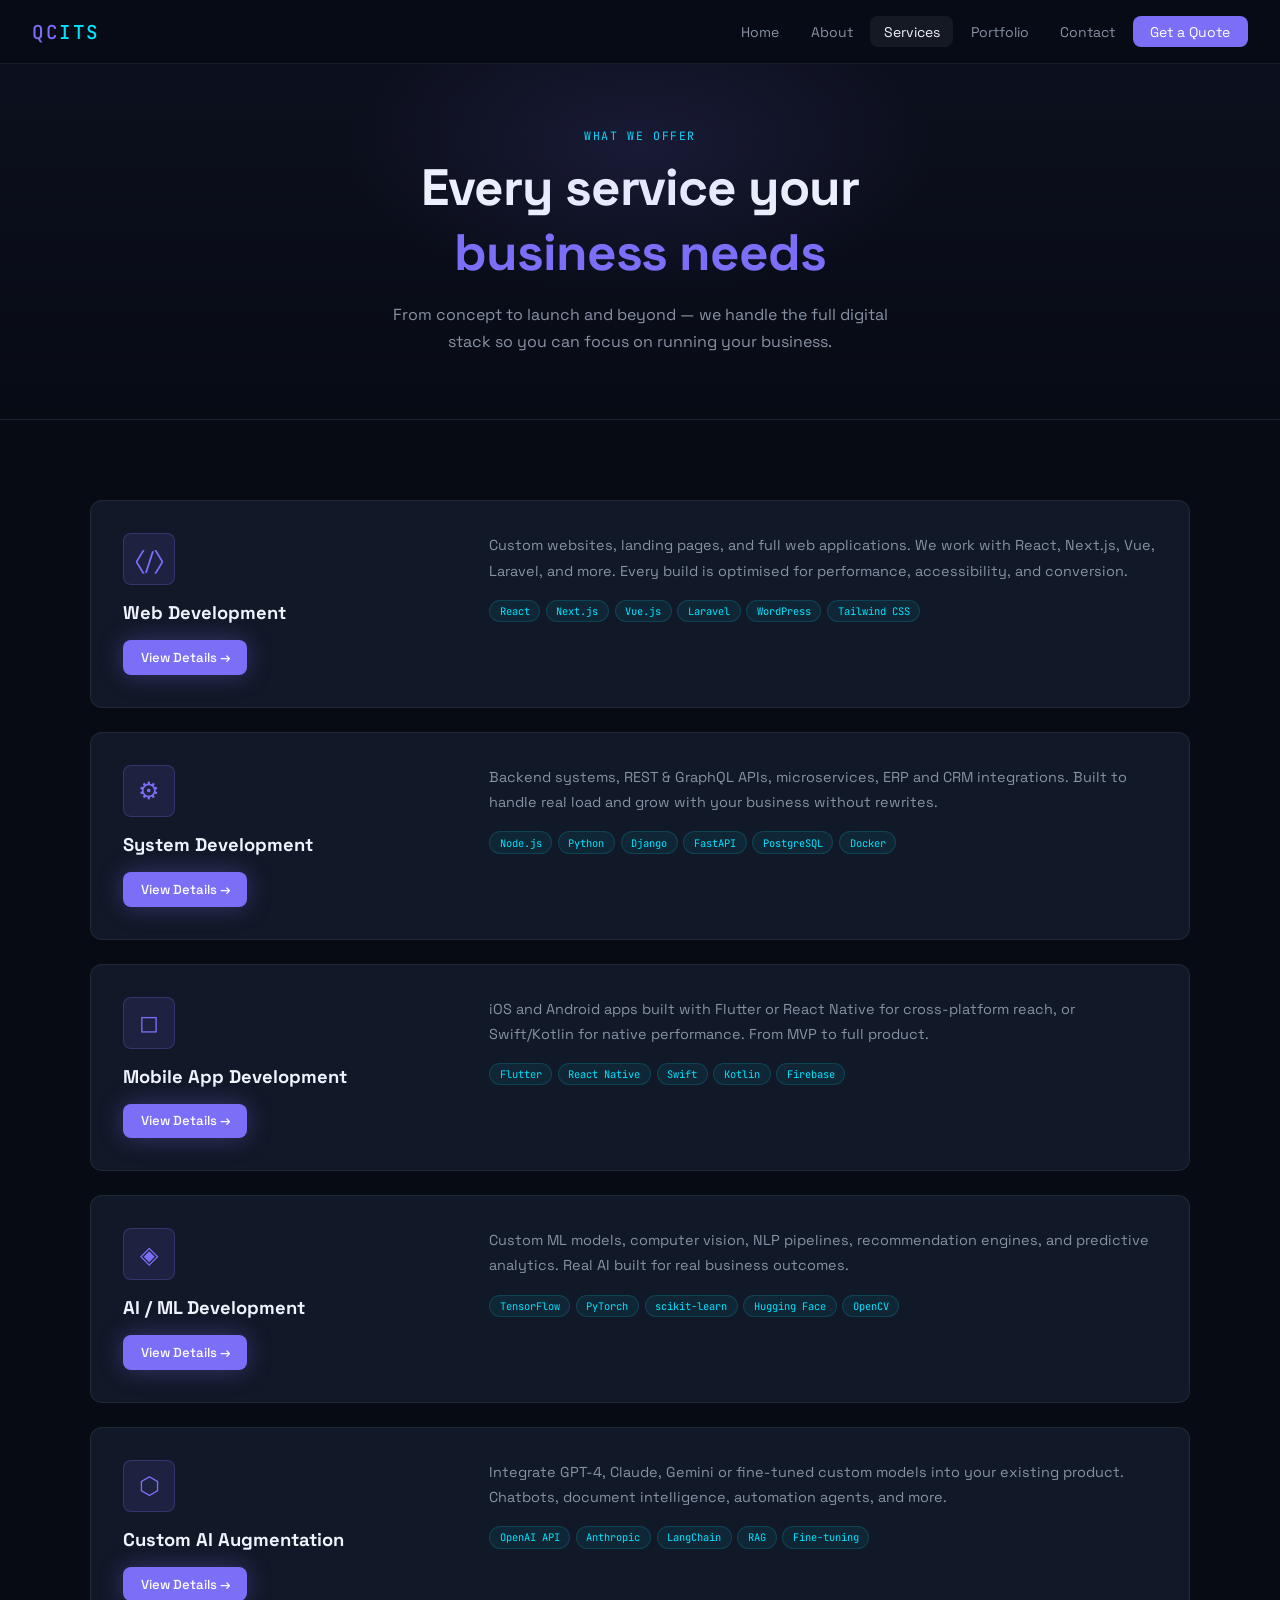
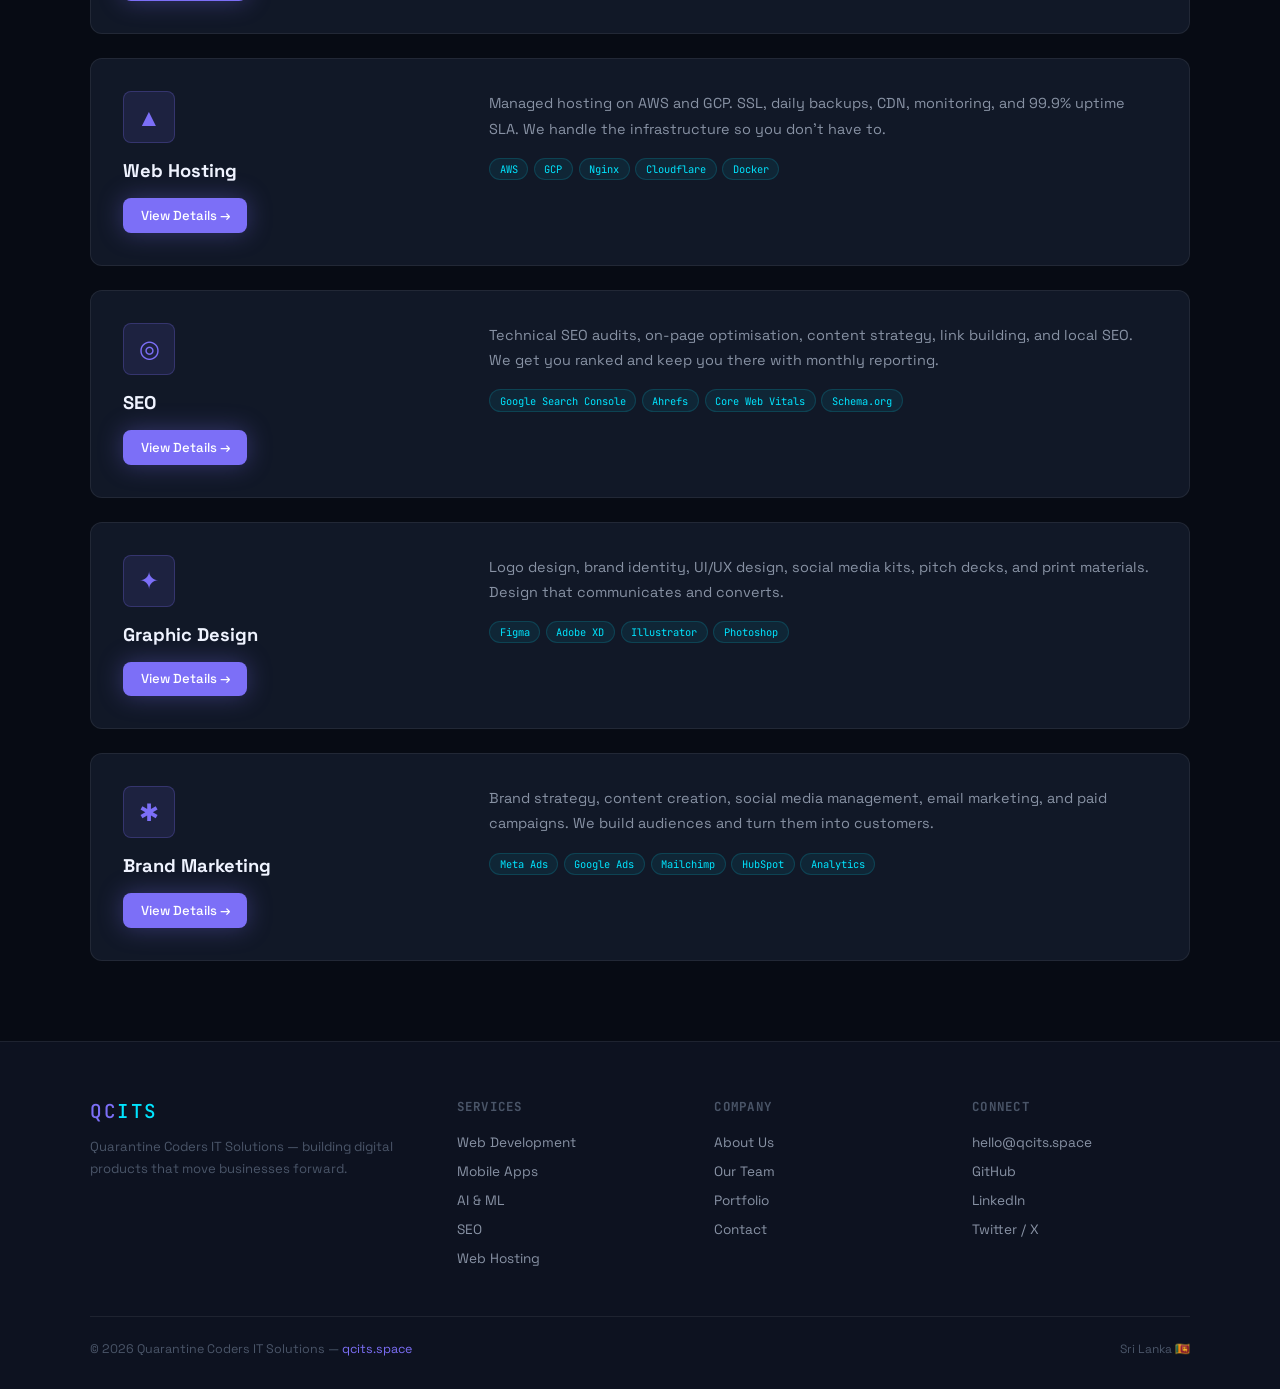
<file: services.html>
<!doctype html>
<html lang="en">
<head>
  <meta charset="utf-8"/>
  <meta name="viewport" content="width=device-width,initial-scale=1"/>
  <title>Services — QCITS</title>
  <meta name="description" content="QCITS full service list: web development, mobile apps, AI/ML, SEO, hosting, graphic design, brand marketing and more."/>
  <link rel="stylesheet" href="css/style.css"/>
  <link rel="preconnect" href="https://fonts.googleapis.com"/>
  <link rel="preconnect" href="https://fonts.gstatic.com" crossorigin/>
</head>
<body>
<nav id="main-nav"></nav>
<div class="mobile-menu" id="mobile-menu"></div>

<div class="page-hero">
  <div class="page-hero-tag">What We Offer</div>
  <h1>Every service your<br><span>business needs</span></h1>
  <p>From concept to launch and beyond — we handle the full digital stack so you can focus on running your business.</p>
</div>

<section>
  <div class="section-inner">
    <div style="display:grid; gap:1.5rem;">

      <div class="reveal" style="display:grid; grid-template-columns:1fr 2fr; gap:2rem; background:var(--bg-card); border:1px solid var(--border); border-radius:var(--radius); padding:2rem; align-items:start;">
        <div>
          <div class="service-icon" style="width:52px;height:52px;font-size:1.5rem;margin-bottom:1rem;">⟨/⟩</div>
          <h3 style="font-size:1.15rem;margin-bottom:0.5rem;">Web Development</h3>
          <a class="btn btn-primary" href="services/web-development.html" style="font-size:0.82rem;padding:0.55rem 1.1rem;margin-top:0.5rem;display:inline-flex;">View Details →</a>
        </div>
        <div>
          <p style="color:var(--text-secondary);font-size:0.9rem;line-height:1.75;margin-bottom:1rem;">Custom websites, landing pages, and full web applications. We work with React, Next.js, Vue, Laravel, and more. Every build is optimised for performance, accessibility, and conversion.</p>
          <div class="tech-tags">
            <span class="tech-tag">React</span><span class="tech-tag">Next.js</span><span class="tech-tag">Vue.js</span><span class="tech-tag">Laravel</span><span class="tech-tag">WordPress</span><span class="tech-tag">Tailwind CSS</span>
          </div>
        </div>
      </div>

      <div class="reveal" style="display:grid; grid-template-columns:1fr 2fr; gap:2rem; background:var(--bg-card); border:1px solid var(--border); border-radius:var(--radius); padding:2rem; align-items:start;">
        <div>
          <div class="service-icon" style="width:52px;height:52px;font-size:1.5rem;margin-bottom:1rem;">⚙</div>
          <h3 style="font-size:1.15rem;margin-bottom:0.5rem;">System Development</h3>
          <a class="btn btn-primary" href="services/system-development.html" style="font-size:0.82rem;padding:0.55rem 1.1rem;margin-top:0.5rem;display:inline-flex;">View Details →</a>
        </div>
        <div>
          <p style="color:var(--text-secondary);font-size:0.9rem;line-height:1.75;margin-bottom:1rem;">Backend systems, REST & GraphQL APIs, microservices, ERP and CRM integrations. Built to handle real load and grow with your business without rewrites.</p>
          <div class="tech-tags">
            <span class="tech-tag">Node.js</span><span class="tech-tag">Python</span><span class="tech-tag">Django</span><span class="tech-tag">FastAPI</span><span class="tech-tag">PostgreSQL</span><span class="tech-tag">Docker</span>
          </div>
        </div>
      </div>

      <div class="reveal" style="display:grid; grid-template-columns:1fr 2fr; gap:2rem; background:var(--bg-card); border:1px solid var(--border); border-radius:var(--radius); padding:2rem; align-items:start;">
        <div>
          <div class="service-icon" style="width:52px;height:52px;font-size:1.5rem;margin-bottom:1rem;">◻</div>
          <h3 style="font-size:1.15rem;margin-bottom:0.5rem;">Mobile App Development</h3>
          <a class="btn btn-primary" href="services/mobile-apps.html" style="font-size:0.82rem;padding:0.55rem 1.1rem;margin-top:0.5rem;display:inline-flex;">View Details →</a>
        </div>
        <div>
          <p style="color:var(--text-secondary);font-size:0.9rem;line-height:1.75;margin-bottom:1rem;">iOS and Android apps built with Flutter or React Native for cross-platform reach, or Swift/Kotlin for native performance. From MVP to full product.</p>
          <div class="tech-tags">
            <span class="tech-tag">Flutter</span><span class="tech-tag">React Native</span><span class="tech-tag">Swift</span><span class="tech-tag">Kotlin</span><span class="tech-tag">Firebase</span>
          </div>
        </div>
      </div>

      <div class="reveal" style="display:grid; grid-template-columns:1fr 2fr; gap:2rem; background:var(--bg-card); border:1px solid var(--border); border-radius:var(--radius); padding:2rem; align-items:start;">
        <div>
          <div class="service-icon" style="width:52px;height:52px;font-size:1.5rem;margin-bottom:1rem;">◈</div>
          <h3 style="font-size:1.15rem;margin-bottom:0.5rem;">AI / ML Development</h3>
          <a class="btn btn-primary" href="services/ai-ml.html" style="font-size:0.82rem;padding:0.55rem 1.1rem;margin-top:0.5rem;display:inline-flex;">View Details →</a>
        </div>
        <div>
          <p style="color:var(--text-secondary);font-size:0.9rem;line-height:1.75;margin-bottom:1rem;">Custom ML models, computer vision, NLP pipelines, recommendation engines, and predictive analytics. Real AI built for real business outcomes.</p>
          <div class="tech-tags">
            <span class="tech-tag">TensorFlow</span><span class="tech-tag">PyTorch</span><span class="tech-tag">scikit-learn</span><span class="tech-tag">Hugging Face</span><span class="tech-tag">OpenCV</span>
          </div>
        </div>
      </div>

      <div class="reveal" style="display:grid; grid-template-columns:1fr 2fr; gap:2rem; background:var(--bg-card); border:1px solid var(--border); border-radius:var(--radius); padding:2rem; align-items:start;">
        <div>
          <div class="service-icon" style="width:52px;height:52px;font-size:1.5rem;margin-bottom:1rem;">⬡</div>
          <h3 style="font-size:1.15rem;margin-bottom:0.5rem;">Custom AI Augmentation</h3>
          <a class="btn btn-primary" href="services/ai-augmentation.html" style="font-size:0.82rem;padding:0.55rem 1.1rem;margin-top:0.5rem;display:inline-flex;">View Details →</a>
        </div>
        <div>
          <p style="color:var(--text-secondary);font-size:0.9rem;line-height:1.75;margin-bottom:1rem;">Integrate GPT-4, Claude, Gemini or fine-tuned custom models into your existing product. Chatbots, document intelligence, automation agents, and more.</p>
          <div class="tech-tags">
            <span class="tech-tag">OpenAI API</span><span class="tech-tag">Anthropic</span><span class="tech-tag">LangChain</span><span class="tech-tag">RAG</span><span class="tech-tag">Fine-tuning</span>
          </div>
        </div>
      </div>

      <div class="reveal" style="display:grid; grid-template-columns:1fr 2fr; gap:2rem; background:var(--bg-card); border:1px solid var(--border); border-radius:var(--radius); padding:2rem; align-items:start;">
        <div>
          <div class="service-icon" style="width:52px;height:52px;font-size:1.5rem;margin-bottom:1rem;">▲</div>
          <h3 style="font-size:1.15rem;margin-bottom:0.5rem;">Web Hosting</h3>
          <a class="btn btn-primary" href="services/hosting.html" style="font-size:0.82rem;padding:0.55rem 1.1rem;margin-top:0.5rem;display:inline-flex;">View Details →</a>
        </div>
        <div>
          <p style="color:var(--text-secondary);font-size:0.9rem;line-height:1.75;margin-bottom:1rem;">Managed hosting on AWS and GCP. SSL, daily backups, CDN, monitoring, and 99.9% uptime SLA. We handle the infrastructure so you don't have to.</p>
          <div class="tech-tags">
            <span class="tech-tag">AWS</span><span class="tech-tag">GCP</span><span class="tech-tag">Nginx</span><span class="tech-tag">Cloudflare</span><span class="tech-tag">Docker</span>
          </div>
        </div>
      </div>

      <div class="reveal" style="display:grid; grid-template-columns:1fr 2fr; gap:2rem; background:var(--bg-card); border:1px solid var(--border); border-radius:var(--radius); padding:2rem; align-items:start;">
        <div>
          <div class="service-icon" style="width:52px;height:52px;font-size:1.5rem;margin-bottom:1rem;">◎</div>
          <h3 style="font-size:1.15rem;margin-bottom:0.5rem;">SEO</h3>
          <a class="btn btn-primary" href="services/seo.html" style="font-size:0.82rem;padding:0.55rem 1.1rem;margin-top:0.5rem;display:inline-flex;">View Details →</a>
        </div>
        <div>
          <p style="color:var(--text-secondary);font-size:0.9rem;line-height:1.75;margin-bottom:1rem;">Technical SEO audits, on-page optimisation, content strategy, link building, and local SEO. We get you ranked and keep you there with monthly reporting.</p>
          <div class="tech-tags">
            <span class="tech-tag">Google Search Console</span><span class="tech-tag">Ahrefs</span><span class="tech-tag">Core Web Vitals</span><span class="tech-tag">Schema.org</span>
          </div>
        </div>
      </div>

      <div class="reveal" style="display:grid; grid-template-columns:1fr 2fr; gap:2rem; background:var(--bg-card); border:1px solid var(--border); border-radius:var(--radius); padding:2rem; align-items:start;">
        <div>
          <div class="service-icon" style="width:52px;height:52px;font-size:1.5rem;margin-bottom:1rem;">✦</div>
          <h3 style="font-size:1.15rem;margin-bottom:0.5rem;">Graphic Design</h3>
          <a class="btn btn-primary" href="services/graphic-design.html" style="font-size:0.82rem;padding:0.55rem 1.1rem;margin-top:0.5rem;display:inline-flex;">View Details →</a>
        </div>
        <div>
          <p style="color:var(--text-secondary);font-size:0.9rem;line-height:1.75;margin-bottom:1rem;">Logo design, brand identity, UI/UX design, social media kits, pitch decks, and print materials. Design that communicates and converts.</p>
          <div class="tech-tags">
            <span class="tech-tag">Figma</span><span class="tech-tag">Adobe XD</span><span class="tech-tag">Illustrator</span><span class="tech-tag">Photoshop</span>
          </div>
        </div>
      </div>

      <div class="reveal" style="display:grid; grid-template-columns:1fr 2fr; gap:2rem; background:var(--bg-card); border:1px solid var(--border); border-radius:var(--radius); padding:2rem; align-items:start;">
        <div>
          <div class="service-icon" style="width:52px;height:52px;font-size:1.5rem;margin-bottom:1rem;">✱</div>
          <h3 style="font-size:1.15rem;margin-bottom:0.5rem;">Brand Marketing</h3>
          <a class="btn btn-primary" href="services/brand-marketing.html" style="font-size:0.82rem;padding:0.55rem 1.1rem;margin-top:0.5rem;display:inline-flex;">View Details →</a>
        </div>
        <div>
          <p style="color:var(--text-secondary);font-size:0.9rem;line-height:1.75;margin-bottom:1rem;">Brand strategy, content creation, social media management, email marketing, and paid campaigns. We build audiences and turn them into customers.</p>
          <div class="tech-tags">
            <span class="tech-tag">Meta Ads</span><span class="tech-tag">Google Ads</span><span class="tech-tag">Mailchimp</span><span class="tech-tag">HubSpot</span><span class="tech-tag">Analytics</span>
          </div>
        </div>
      </div>

    </div>
  </div>
</section>

<footer id="main-footer"></footer>
<script src="js/main.js"></script>
<script>
  initNav('services.html');
  initFooter();
</script>
</body>
</html>
</file>
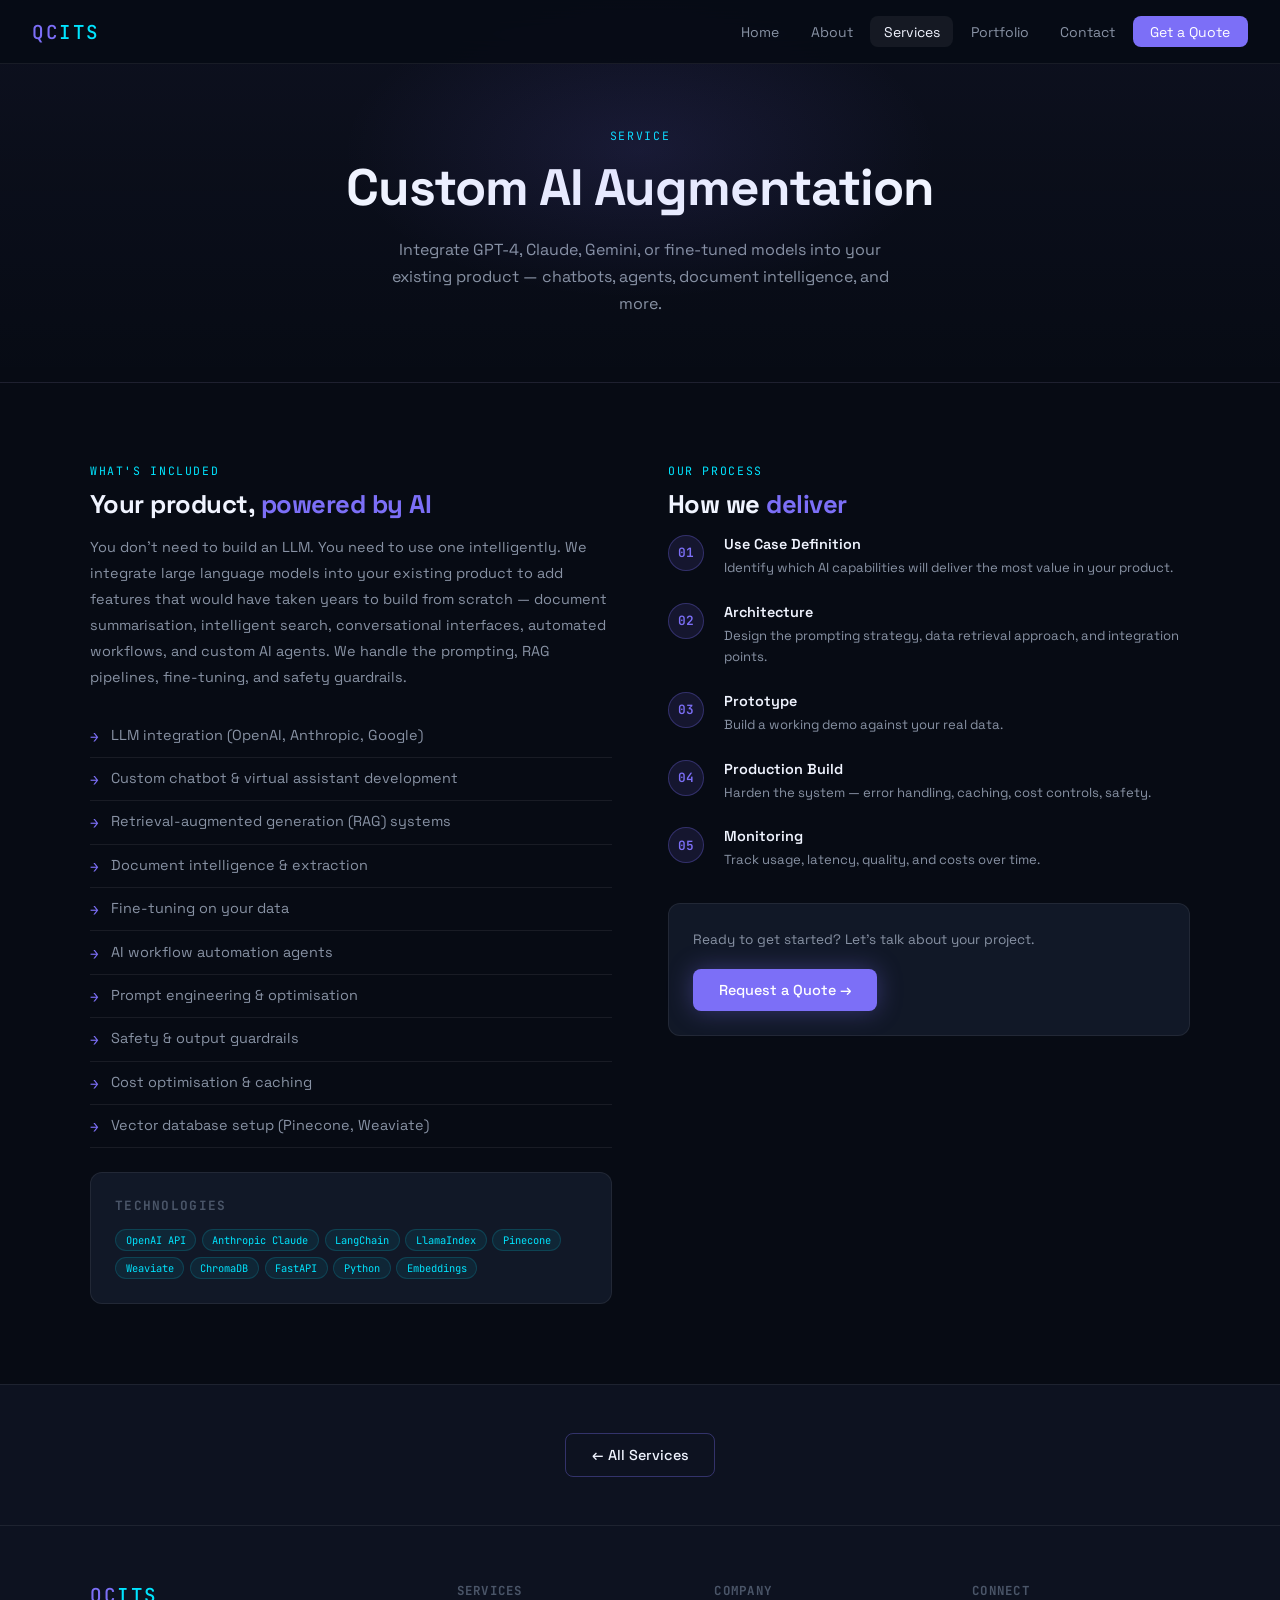
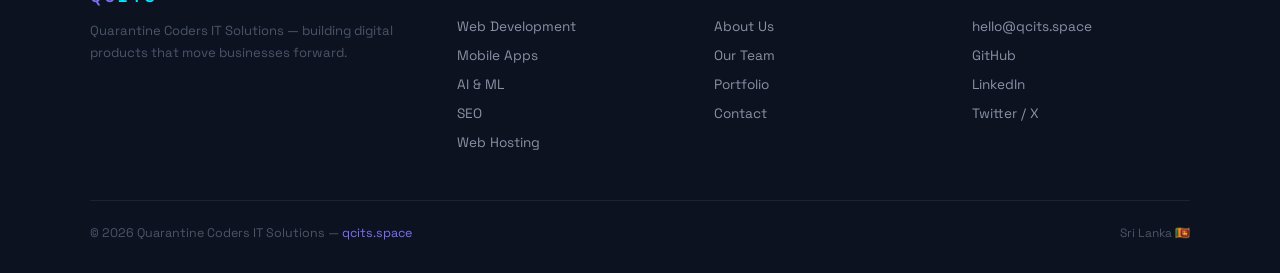
<file: services/ai-augmentation.html>
<!doctype html>
<html lang="en">
<head>
  <meta charset="utf-8"/>
  <meta name="viewport" content="width=device-width,initial-scale=1"/>
  <title>Custom AI Augmentation — QCITS</title>
  <meta name="description" content="Integrate GPT-4, Claude, Gemini, or fine-tuned models into your existing product — chatbots, agents, document intelligence, and more."/>
  <link rel="stylesheet" href="../css/style.css"/>
  <link rel="preconnect" href="https://fonts.googleapis.com"/>
  <link rel="preconnect" href="https://fonts.gstatic.com" crossorigin/>
</head>
<body>
<nav id="main-nav"></nav>
<div class="mobile-menu" id="mobile-menu"></div>
<div class="page-hero">
  <div class="page-hero-tag">Service</div>
  <h1>Custom AI Augmentation</h1>
  <p>Integrate GPT-4, Claude, Gemini, or fine-tuned models into your existing product — chatbots, agents, document intelligence, and more.</p>
</div>
<section>
  <div class="section-inner">
    <div class="service-detail-grid">
      <div class="reveal">
        <div class="section-eyebrow">What's Included</div>
        <h2 class="section-title" style="font-size:1.6rem;">Your product, <span>powered by AI</span></h2>
        <p style="color:var(--text-secondary);font-size:0.9rem;line-height:1.8;margin-bottom:1.5rem;">You don't need to build an LLM. You need to use one intelligently. We integrate large language models into your existing product to add features that would have taken years to build from scratch — document summarisation, intelligent search, conversational interfaces, automated workflows, and custom AI agents. We handle the prompting, RAG pipelines, fine-tuning, and safety guardrails.</p>
        <ul class="service-feature-list">
          <li>LLM integration (OpenAI, Anthropic, Google)</li>
          <li>Custom chatbot & virtual assistant development</li>
          <li>Retrieval-augmented generation (RAG) systems</li>
          <li>Document intelligence & extraction</li>
          <li>Fine-tuning on your data</li>
          <li>AI workflow automation agents</li>
          <li>Prompt engineering & optimisation</li>
          <li>Safety & output guardrails</li>
          <li>Cost optimisation & caching</li>
          <li>Vector database setup (Pinecone, Weaviate)</li>
        </ul>
        <div class="service-tech-box">
          <h4>Technologies</h4>
          <div class="tech-tags"><span class="tech-tag">OpenAI API</span><span class="tech-tag">Anthropic Claude</span><span class="tech-tag">LangChain</span><span class="tech-tag">LlamaIndex</span><span class="tech-tag">Pinecone</span><span class="tech-tag">Weaviate</span><span class="tech-tag">ChromaDB</span><span class="tech-tag">FastAPI</span><span class="tech-tag">Python</span><span class="tech-tag">Embeddings</span></div>
        </div>
      </div>
      <div class="reveal">
        <div class="section-eyebrow">Our Process</div>
        <h2 class="section-title" style="font-size:1.6rem;">How we <span>deliver</span></h2>
        <div class="process-steps">
          <div class="process-step"><div class="step-num">01</div><div><h4>Use Case Definition</h4><p>Identify which AI capabilities will deliver the most value in your product.</p></div></div>
          <div class="process-step"><div class="step-num">02</div><div><h4>Architecture</h4><p>Design the prompting strategy, data retrieval approach, and integration points.</p></div></div>
          <div class="process-step"><div class="step-num">03</div><div><h4>Prototype</h4><p>Build a working demo against your real data.</p></div></div>
          <div class="process-step"><div class="step-num">04</div><div><h4>Production Build</h4><p>Harden the system — error handling, caching, cost controls, safety.</p></div></div>
          <div class="process-step"><div class="step-num">05</div><div><h4>Monitoring</h4><p>Track usage, latency, quality, and costs over time.</p></div></div>
        </div>
        <div style="margin-top:2rem;background:var(--bg-card);border:1px solid var(--border);border-radius:var(--radius);padding:1.5rem;">
          <p style="font-size:0.85rem;color:var(--text-secondary);line-height:1.7;margin-bottom:1.1rem;">Ready to get started? Let's talk about your project.</p>
          <a class="btn btn-primary" href="../contact.html">Request a Quote →</a>
        </div>
      </div>
    </div>
  </div>
</section>
<section style="background:var(--bg-surface);border-top:1px solid var(--border);text-align:center;padding:3rem 2rem;">
  <div class="section-inner"><a class="btn btn-outline" href="../services.html">← All Services</a></div>
</section>
<footer id="main-footer"></footer>
<script src="../js/main.js"></script>
<script>initNav('services.html'); initFooter();</script>
</body></html>
</file>
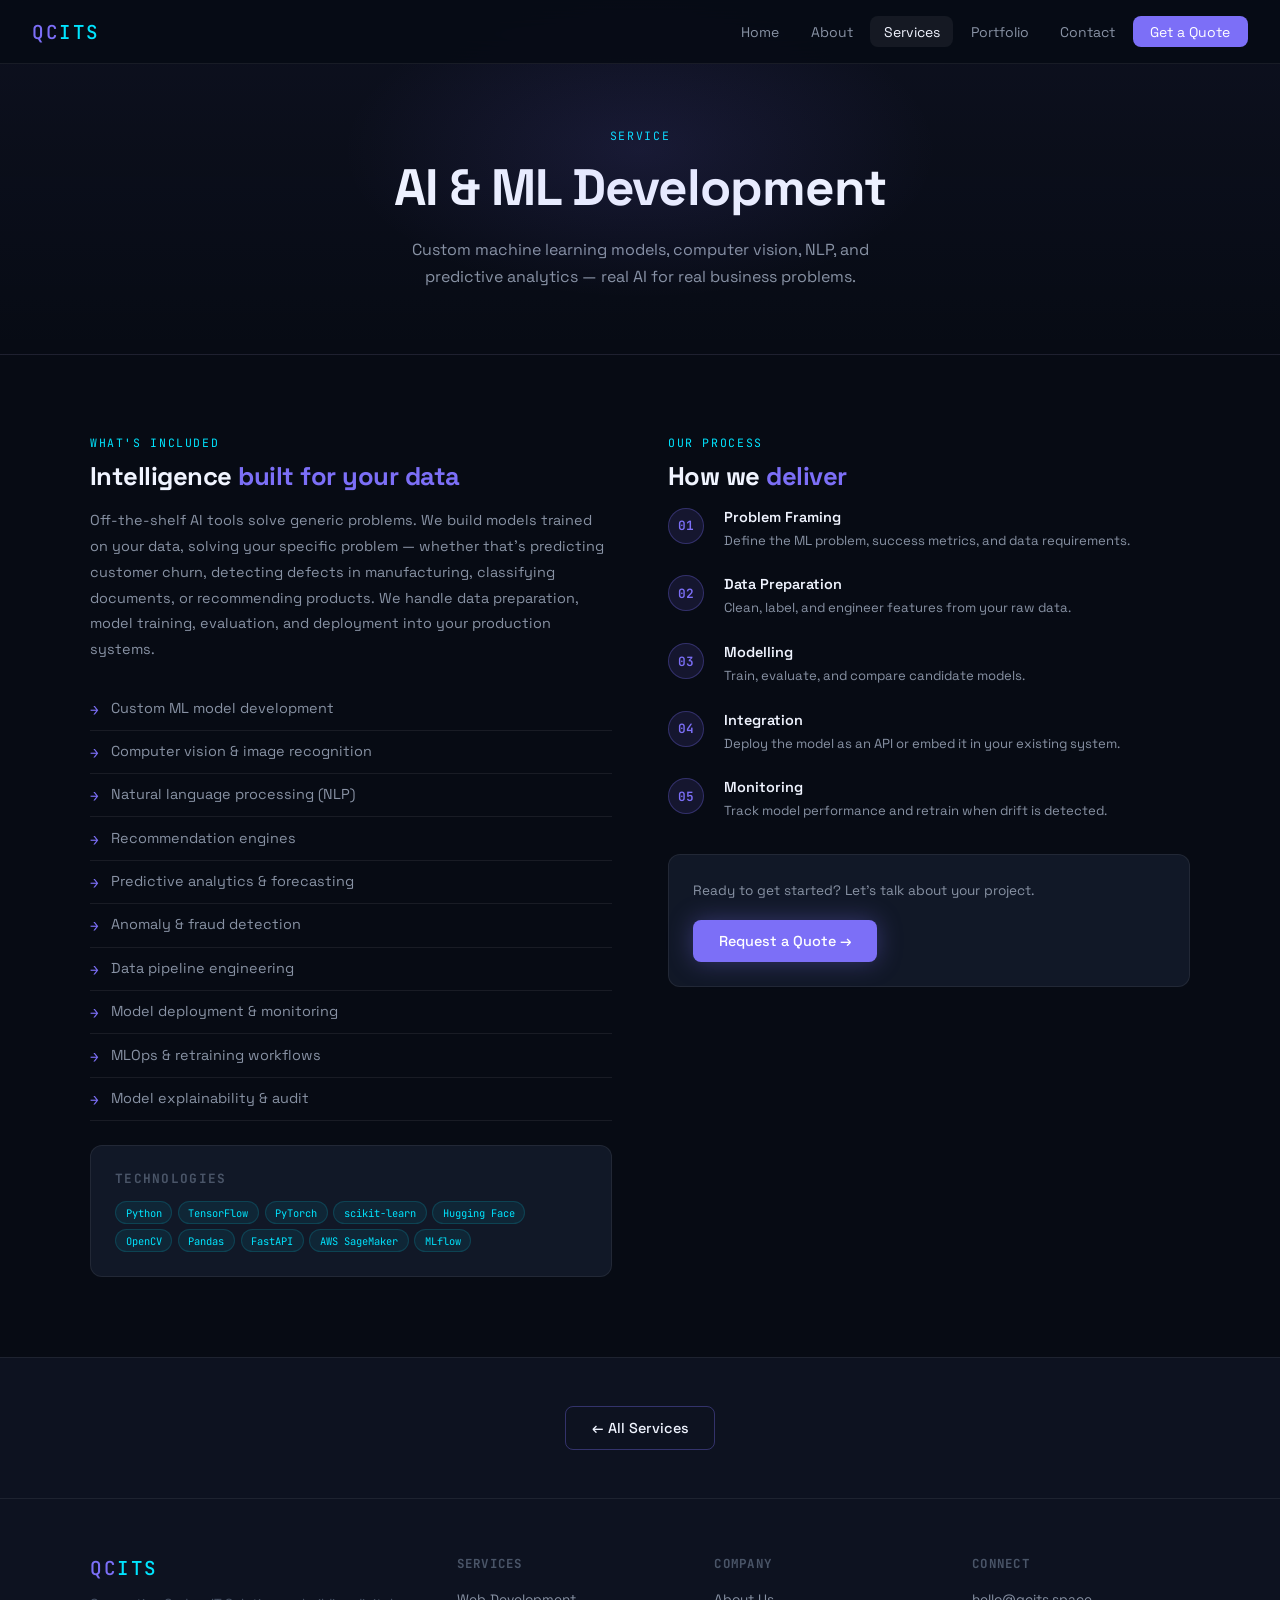
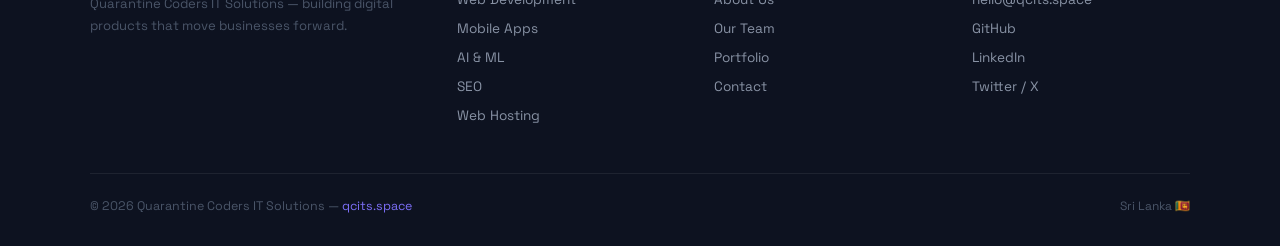
<file: services/ai-ml.html>
<!doctype html>
<html lang="en">
<head>
  <meta charset="utf-8"/>
  <meta name="viewport" content="width=device-width,initial-scale=1"/>
  <title>AI & ML Development — QCITS</title>
  <meta name="description" content="Custom machine learning models, computer vision, NLP, and predictive analytics — real AI for real business problems."/>
  <link rel="stylesheet" href="../css/style.css"/>
  <link rel="preconnect" href="https://fonts.googleapis.com"/>
  <link rel="preconnect" href="https://fonts.gstatic.com" crossorigin/>
</head>
<body>
<nav id="main-nav"></nav>
<div class="mobile-menu" id="mobile-menu"></div>
<div class="page-hero">
  <div class="page-hero-tag">Service</div>
  <h1>AI & ML Development</h1>
  <p>Custom machine learning models, computer vision, NLP, and predictive analytics — real AI for real business problems.</p>
</div>
<section>
  <div class="section-inner">
    <div class="service-detail-grid">
      <div class="reveal">
        <div class="section-eyebrow">What's Included</div>
        <h2 class="section-title" style="font-size:1.6rem;">Intelligence <span>built for your data</span></h2>
        <p style="color:var(--text-secondary);font-size:0.9rem;line-height:1.8;margin-bottom:1.5rem;">Off-the-shelf AI tools solve generic problems. We build models trained on your data, solving your specific problem — whether that's predicting customer churn, detecting defects in manufacturing, classifying documents, or recommending products. We handle data preparation, model training, evaluation, and deployment into your production systems.</p>
        <ul class="service-feature-list">
          <li>Custom ML model development</li>
          <li>Computer vision & image recognition</li>
          <li>Natural language processing (NLP)</li>
          <li>Recommendation engines</li>
          <li>Predictive analytics & forecasting</li>
          <li>Anomaly & fraud detection</li>
          <li>Data pipeline engineering</li>
          <li>Model deployment & monitoring</li>
          <li>MLOps & retraining workflows</li>
          <li>Model explainability & audit</li>
        </ul>
        <div class="service-tech-box">
          <h4>Technologies</h4>
          <div class="tech-tags"><span class="tech-tag">Python</span><span class="tech-tag">TensorFlow</span><span class="tech-tag">PyTorch</span><span class="tech-tag">scikit-learn</span><span class="tech-tag">Hugging Face</span><span class="tech-tag">OpenCV</span><span class="tech-tag">Pandas</span><span class="tech-tag">FastAPI</span><span class="tech-tag">AWS SageMaker</span><span class="tech-tag">MLflow</span></div>
        </div>
      </div>
      <div class="reveal">
        <div class="section-eyebrow">Our Process</div>
        <h2 class="section-title" style="font-size:1.6rem;">How we <span>deliver</span></h2>
        <div class="process-steps">
          <div class="process-step"><div class="step-num">01</div><div><h4>Problem Framing</h4><p>Define the ML problem, success metrics, and data requirements.</p></div></div>
          <div class="process-step"><div class="step-num">02</div><div><h4>Data Preparation</h4><p>Clean, label, and engineer features from your raw data.</p></div></div>
          <div class="process-step"><div class="step-num">03</div><div><h4>Modelling</h4><p>Train, evaluate, and compare candidate models.</p></div></div>
          <div class="process-step"><div class="step-num">04</div><div><h4>Integration</h4><p>Deploy the model as an API or embed it in your existing system.</p></div></div>
          <div class="process-step"><div class="step-num">05</div><div><h4>Monitoring</h4><p>Track model performance and retrain when drift is detected.</p></div></div>
        </div>
        <div style="margin-top:2rem;background:var(--bg-card);border:1px solid var(--border);border-radius:var(--radius);padding:1.5rem;">
          <p style="font-size:0.85rem;color:var(--text-secondary);line-height:1.7;margin-bottom:1.1rem;">Ready to get started? Let's talk about your project.</p>
          <a class="btn btn-primary" href="../contact.html">Request a Quote →</a>
        </div>
      </div>
    </div>
  </div>
</section>
<section style="background:var(--bg-surface);border-top:1px solid var(--border);text-align:center;padding:3rem 2rem;">
  <div class="section-inner"><a class="btn btn-outline" href="../services.html">← All Services</a></div>
</section>
<footer id="main-footer"></footer>
<script src="../js/main.js"></script>
<script>initNav('services.html'); initFooter();</script>
</body></html>
</file>
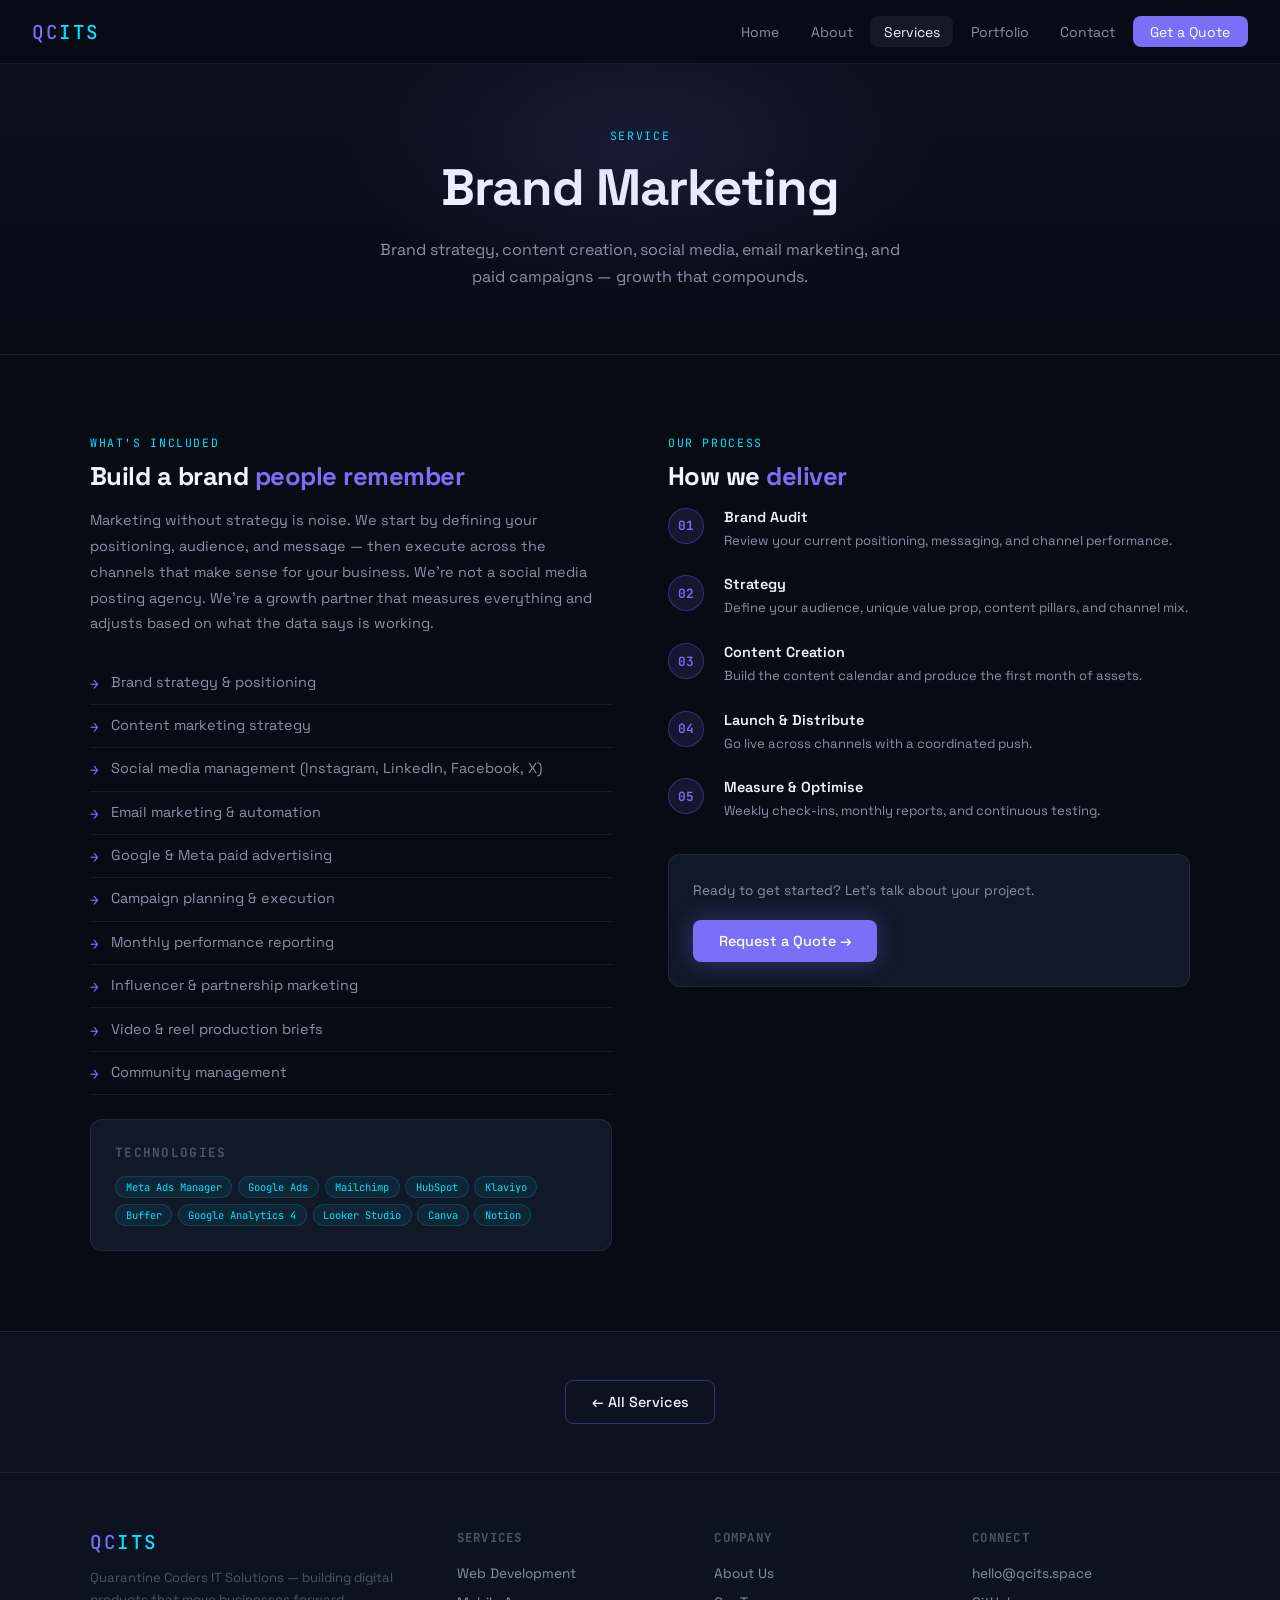
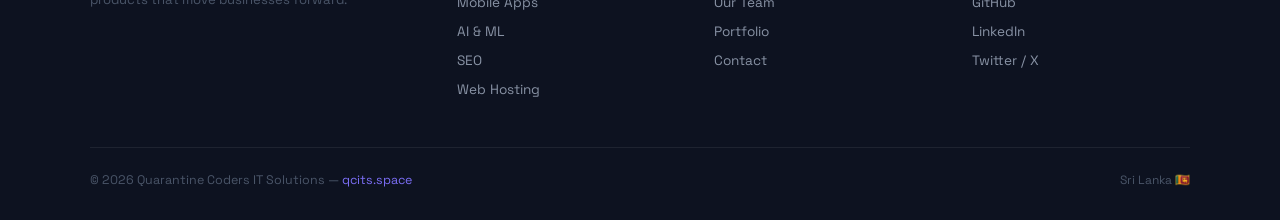
<file: services/brand-marketing.html>
<!doctype html>
<html lang="en">
<head>
  <meta charset="utf-8"/>
  <meta name="viewport" content="width=device-width,initial-scale=1"/>
  <title>Brand Marketing — QCITS</title>
  <meta name="description" content="Brand strategy, content creation, social media, email marketing, and paid campaigns — growth that compounds."/>
  <link rel="stylesheet" href="../css/style.css"/>
  <link rel="preconnect" href="https://fonts.googleapis.com"/>
  <link rel="preconnect" href="https://fonts.gstatic.com" crossorigin/>
</head>
<body>
<nav id="main-nav"></nav>
<div class="mobile-menu" id="mobile-menu"></div>
<div class="page-hero">
  <div class="page-hero-tag">Service</div>
  <h1>Brand Marketing</h1>
  <p>Brand strategy, content creation, social media, email marketing, and paid campaigns — growth that compounds.</p>
</div>
<section>
  <div class="section-inner">
    <div class="service-detail-grid">
      <div class="reveal">
        <div class="section-eyebrow">What's Included</div>
        <h2 class="section-title" style="font-size:1.6rem;">Build a brand <span>people remember</span></h2>
        <p style="color:var(--text-secondary);font-size:0.9rem;line-height:1.8;margin-bottom:1.5rem;">Marketing without strategy is noise. We start by defining your positioning, audience, and message — then execute across the channels that make sense for your business. We're not a social media posting agency. We're a growth partner that measures everything and adjusts based on what the data says is working.</p>
        <ul class="service-feature-list">
          <li>Brand strategy & positioning</li>
          <li>Content marketing strategy</li>
          <li>Social media management (Instagram, LinkedIn, Facebook, X)</li>
          <li>Email marketing & automation</li>
          <li>Google & Meta paid advertising</li>
          <li>Campaign planning & execution</li>
          <li>Monthly performance reporting</li>
          <li>Influencer & partnership marketing</li>
          <li>Video & reel production briefs</li>
          <li>Community management</li>
        </ul>
        <div class="service-tech-box">
          <h4>Technologies</h4>
          <div class="tech-tags"><span class="tech-tag">Meta Ads Manager</span><span class="tech-tag">Google Ads</span><span class="tech-tag">Mailchimp</span><span class="tech-tag">HubSpot</span><span class="tech-tag">Klaviyo</span><span class="tech-tag">Buffer</span><span class="tech-tag">Google Analytics 4</span><span class="tech-tag">Looker Studio</span><span class="tech-tag">Canva</span><span class="tech-tag">Notion</span></div>
        </div>
      </div>
      <div class="reveal">
        <div class="section-eyebrow">Our Process</div>
        <h2 class="section-title" style="font-size:1.6rem;">How we <span>deliver</span></h2>
        <div class="process-steps">
          <div class="process-step"><div class="step-num">01</div><div><h4>Brand Audit</h4><p>Review your current positioning, messaging, and channel performance.</p></div></div>
          <div class="process-step"><div class="step-num">02</div><div><h4>Strategy</h4><p>Define your audience, unique value prop, content pillars, and channel mix.</p></div></div>
          <div class="process-step"><div class="step-num">03</div><div><h4>Content Creation</h4><p>Build the content calendar and produce the first month of assets.</p></div></div>
          <div class="process-step"><div class="step-num">04</div><div><h4>Launch & Distribute</h4><p>Go live across channels with a coordinated push.</p></div></div>
          <div class="process-step"><div class="step-num">05</div><div><h4>Measure & Optimise</h4><p>Weekly check-ins, monthly reports, and continuous testing.</p></div></div>
        </div>
        <div style="margin-top:2rem;background:var(--bg-card);border:1px solid var(--border);border-radius:var(--radius);padding:1.5rem;">
          <p style="font-size:0.85rem;color:var(--text-secondary);line-height:1.7;margin-bottom:1.1rem;">Ready to get started? Let's talk about your project.</p>
          <a class="btn btn-primary" href="../contact.html">Request a Quote →</a>
        </div>
      </div>
    </div>
  </div>
</section>
<section style="background:var(--bg-surface);border-top:1px solid var(--border);text-align:center;padding:3rem 2rem;">
  <div class="section-inner"><a class="btn btn-outline" href="../services.html">← All Services</a></div>
</section>
<footer id="main-footer"></footer>
<script src="../js/main.js"></script>
<script>initNav('services.html'); initFooter();</script>
</body></html>
</file>
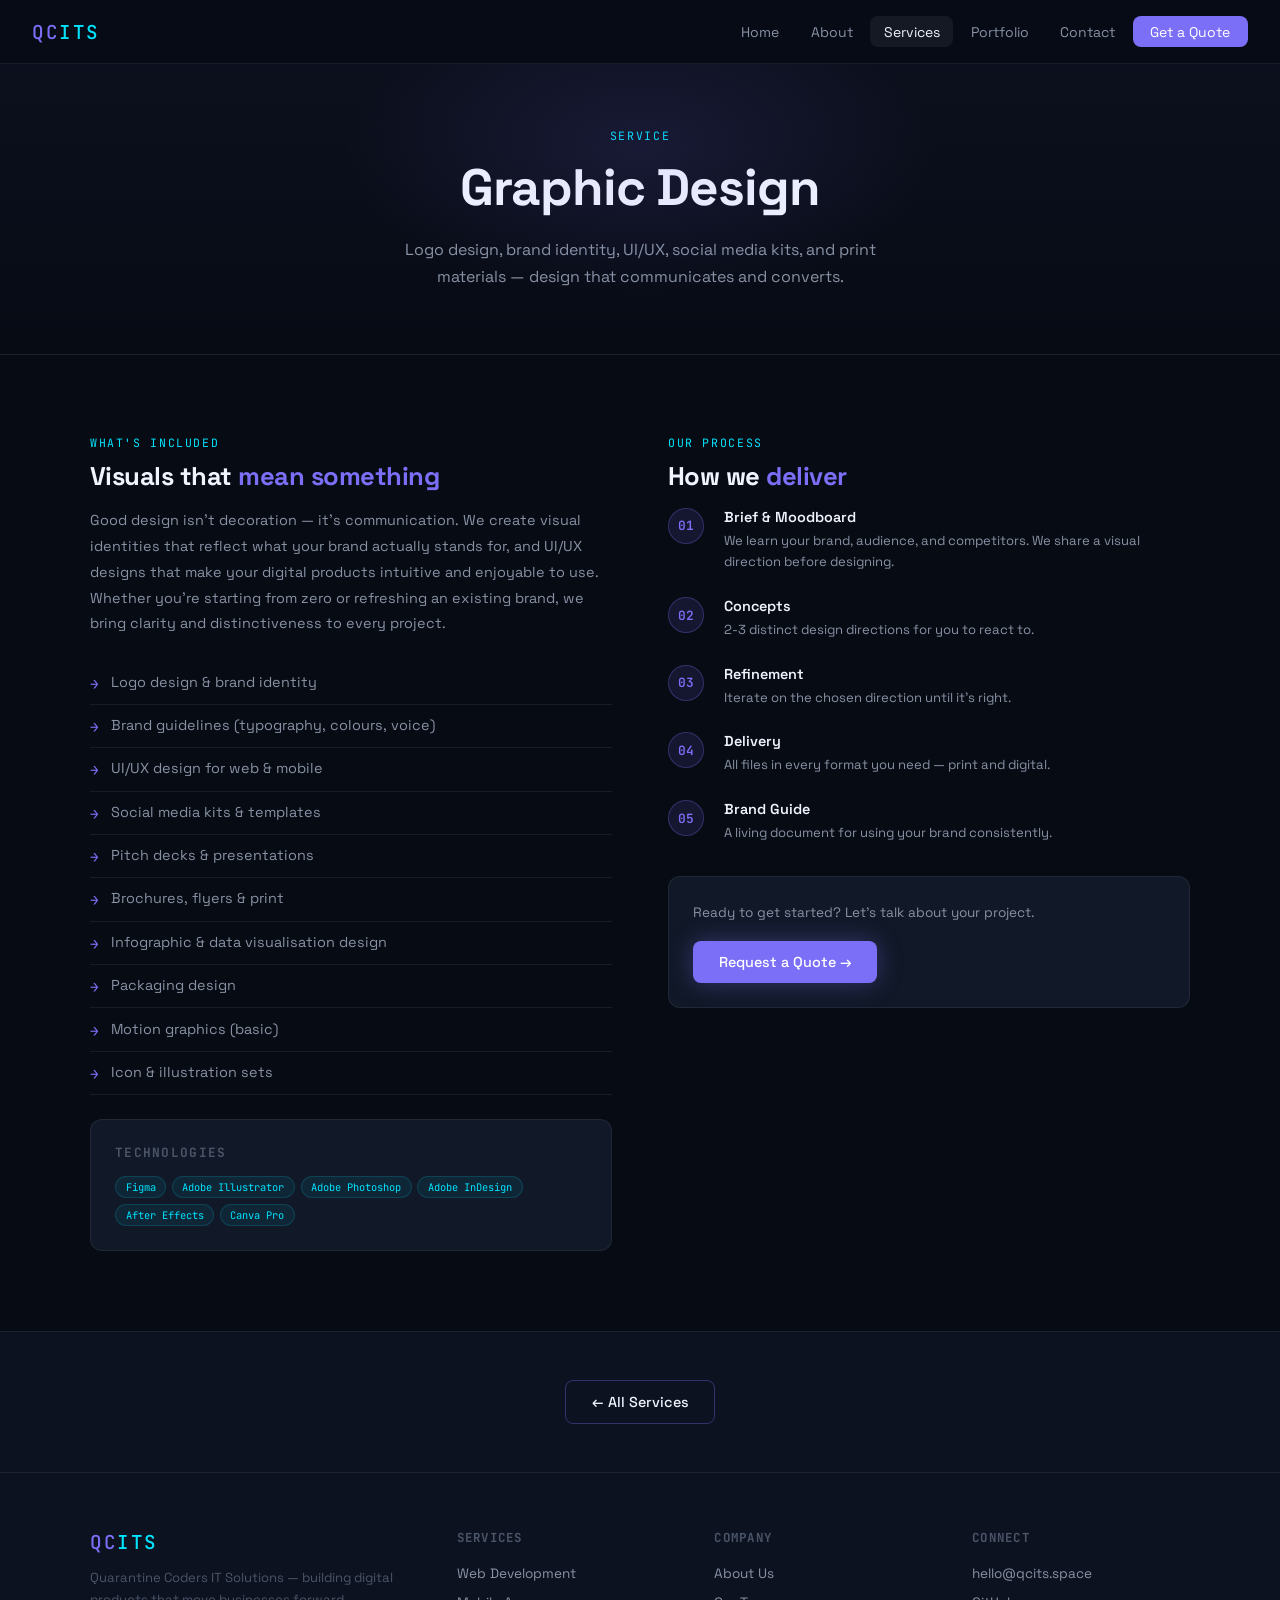
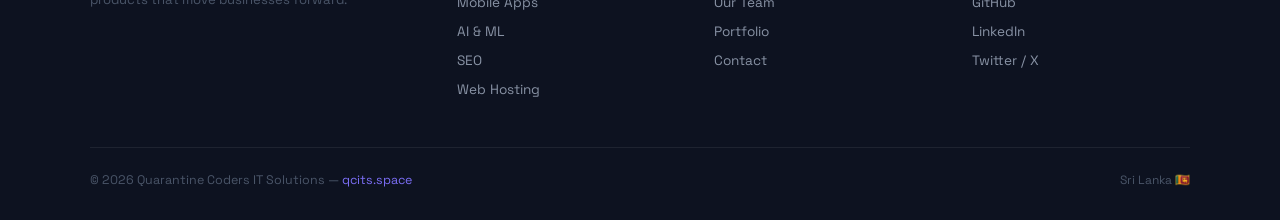
<file: services/graphic-design.html>
<!doctype html>
<html lang="en">
<head>
  <meta charset="utf-8"/>
  <meta name="viewport" content="width=device-width,initial-scale=1"/>
  <title>Graphic Design — QCITS</title>
  <meta name="description" content="Logo design, brand identity, UI/UX, social media kits, and print materials — design that communicates and converts."/>
  <link rel="stylesheet" href="../css/style.css"/>
  <link rel="preconnect" href="https://fonts.googleapis.com"/>
  <link rel="preconnect" href="https://fonts.gstatic.com" crossorigin/>
</head>
<body>
<nav id="main-nav"></nav>
<div class="mobile-menu" id="mobile-menu"></div>
<div class="page-hero">
  <div class="page-hero-tag">Service</div>
  <h1>Graphic Design</h1>
  <p>Logo design, brand identity, UI/UX, social media kits, and print materials — design that communicates and converts.</p>
</div>
<section>
  <div class="section-inner">
    <div class="service-detail-grid">
      <div class="reveal">
        <div class="section-eyebrow">What's Included</div>
        <h2 class="section-title" style="font-size:1.6rem;">Visuals that <span>mean something</span></h2>
        <p style="color:var(--text-secondary);font-size:0.9rem;line-height:1.8;margin-bottom:1.5rem;">Good design isn't decoration — it's communication. We create visual identities that reflect what your brand actually stands for, and UI/UX designs that make your digital products intuitive and enjoyable to use. Whether you're starting from zero or refreshing an existing brand, we bring clarity and distinctiveness to every project.</p>
        <ul class="service-feature-list">
          <li>Logo design & brand identity</li>
          <li>Brand guidelines (typography, colours, voice)</li>
          <li>UI/UX design for web & mobile</li>
          <li>Social media kits & templates</li>
          <li>Pitch decks & presentations</li>
          <li>Brochures, flyers & print</li>
          <li>Infographic & data visualisation design</li>
          <li>Packaging design</li>
          <li>Motion graphics (basic)</li>
          <li>Icon & illustration sets</li>
        </ul>
        <div class="service-tech-box">
          <h4>Technologies</h4>
          <div class="tech-tags"><span class="tech-tag">Figma</span><span class="tech-tag">Adobe Illustrator</span><span class="tech-tag">Adobe Photoshop</span><span class="tech-tag">Adobe InDesign</span><span class="tech-tag">After Effects</span><span class="tech-tag">Canva Pro</span></div>
        </div>
      </div>
      <div class="reveal">
        <div class="section-eyebrow">Our Process</div>
        <h2 class="section-title" style="font-size:1.6rem;">How we <span>deliver</span></h2>
        <div class="process-steps">
          <div class="process-step"><div class="step-num">01</div><div><h4>Brief & Moodboard</h4><p>We learn your brand, audience, and competitors. We share a visual direction before designing.</p></div></div>
          <div class="process-step"><div class="step-num">02</div><div><h4>Concepts</h4><p>2-3 distinct design directions for you to react to.</p></div></div>
          <div class="process-step"><div class="step-num">03</div><div><h4>Refinement</h4><p>Iterate on the chosen direction until it's right.</p></div></div>
          <div class="process-step"><div class="step-num">04</div><div><h4>Delivery</h4><p>All files in every format you need — print and digital.</p></div></div>
          <div class="process-step"><div class="step-num">05</div><div><h4>Brand Guide</h4><p>A living document for using your brand consistently.</p></div></div>
        </div>
        <div style="margin-top:2rem;background:var(--bg-card);border:1px solid var(--border);border-radius:var(--radius);padding:1.5rem;">
          <p style="font-size:0.85rem;color:var(--text-secondary);line-height:1.7;margin-bottom:1.1rem;">Ready to get started? Let's talk about your project.</p>
          <a class="btn btn-primary" href="../contact.html">Request a Quote →</a>
        </div>
      </div>
    </div>
  </div>
</section>
<section style="background:var(--bg-surface);border-top:1px solid var(--border);text-align:center;padding:3rem 2rem;">
  <div class="section-inner"><a class="btn btn-outline" href="../services.html">← All Services</a></div>
</section>
<footer id="main-footer"></footer>
<script src="../js/main.js"></script>
<script>initNav('services.html'); initFooter();</script>
</body></html>
</file>
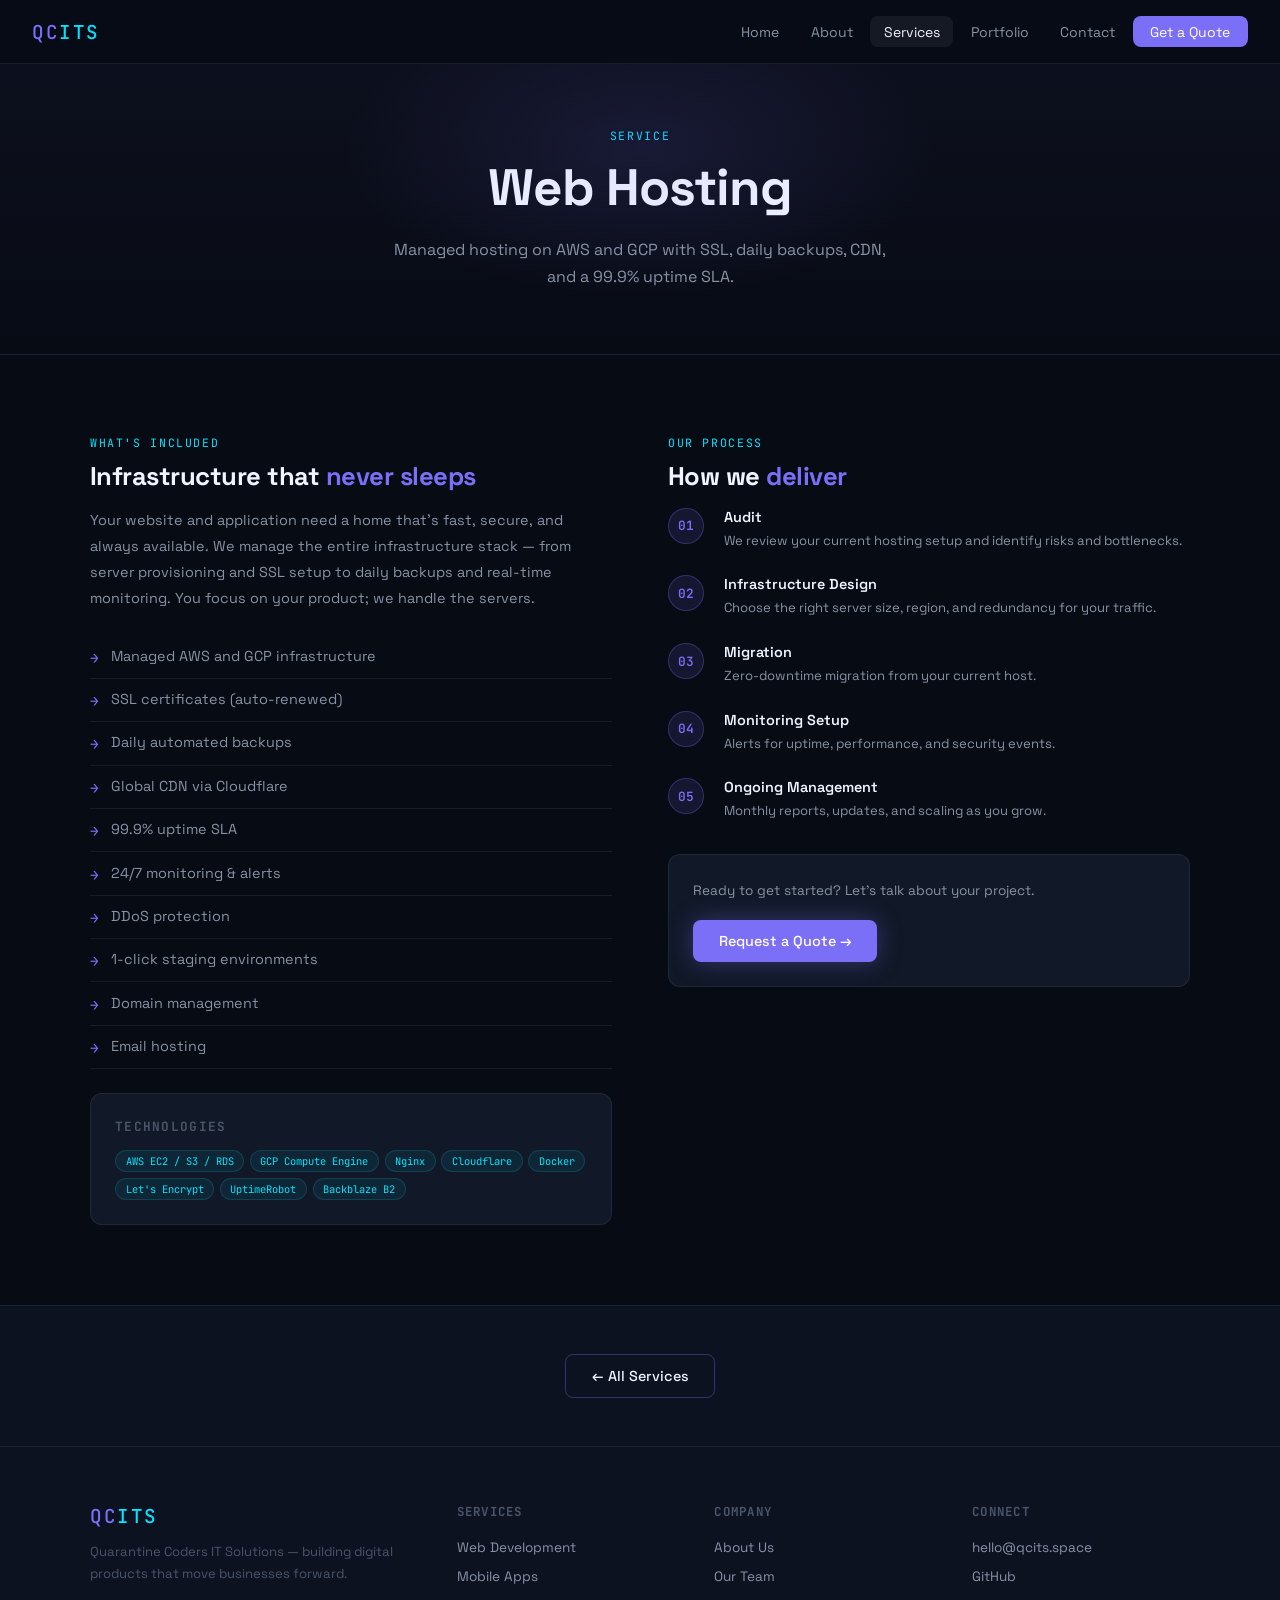
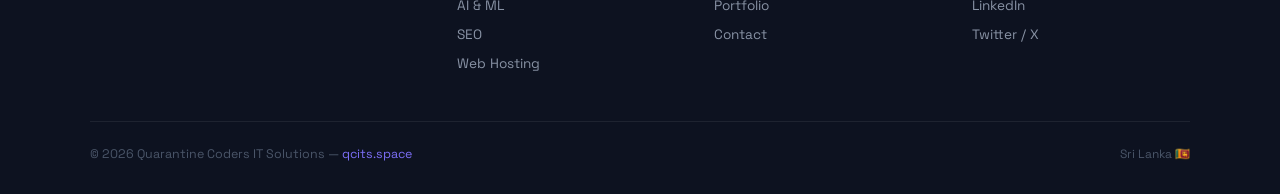
<file: services/hosting.html>
<!doctype html>
<html lang="en">
<head>
  <meta charset="utf-8"/>
  <meta name="viewport" content="width=device-width,initial-scale=1"/>
  <title>Web Hosting — QCITS</title>
  <meta name="description" content="Managed hosting on AWS and GCP with SSL, daily backups, CDN, and a 99.9% uptime SLA."/>
  <link rel="stylesheet" href="../css/style.css"/>
  <link rel="preconnect" href="https://fonts.googleapis.com"/>
  <link rel="preconnect" href="https://fonts.gstatic.com" crossorigin/>
</head>
<body>
<nav id="main-nav"></nav>
<div class="mobile-menu" id="mobile-menu"></div>
<div class="page-hero">
  <div class="page-hero-tag">Service</div>
  <h1>Web Hosting</h1>
  <p>Managed hosting on AWS and GCP with SSL, daily backups, CDN, and a 99.9% uptime SLA.</p>
</div>
<section>
  <div class="section-inner">
    <div class="service-detail-grid">
      <div class="reveal">
        <div class="section-eyebrow">What's Included</div>
        <h2 class="section-title" style="font-size:1.6rem;">Infrastructure that <span>never sleeps</span></h2>
        <p style="color:var(--text-secondary);font-size:0.9rem;line-height:1.8;margin-bottom:1.5rem;">Your website and application need a home that's fast, secure, and always available. We manage the entire infrastructure stack — from server provisioning and SSL setup to daily backups and real-time monitoring. You focus on your product; we handle the servers.</p>
        <ul class="service-feature-list">
          <li>Managed AWS and GCP infrastructure</li>
          <li>SSL certificates (auto-renewed)</li>
          <li>Daily automated backups</li>
          <li>Global CDN via Cloudflare</li>
          <li>99.9% uptime SLA</li>
          <li>24/7 monitoring & alerts</li>
          <li>DDoS protection</li>
          <li>1-click staging environments</li>
          <li>Domain management</li>
          <li>Email hosting</li>
        </ul>
        <div class="service-tech-box">
          <h4>Technologies</h4>
          <div class="tech-tags"><span class="tech-tag">AWS EC2 / S3 / RDS</span><span class="tech-tag">GCP Compute Engine</span><span class="tech-tag">Nginx</span><span class="tech-tag">Cloudflare</span><span class="tech-tag">Docker</span><span class="tech-tag">Let's Encrypt</span><span class="tech-tag">UptimeRobot</span><span class="tech-tag">Backblaze B2</span></div>
        </div>
      </div>
      <div class="reveal">
        <div class="section-eyebrow">Our Process</div>
        <h2 class="section-title" style="font-size:1.6rem;">How we <span>deliver</span></h2>
        <div class="process-steps">
          <div class="process-step"><div class="step-num">01</div><div><h4>Audit</h4><p>We review your current hosting setup and identify risks and bottlenecks.</p></div></div>
          <div class="process-step"><div class="step-num">02</div><div><h4>Infrastructure Design</h4><p>Choose the right server size, region, and redundancy for your traffic.</p></div></div>
          <div class="process-step"><div class="step-num">03</div><div><h4>Migration</h4><p>Zero-downtime migration from your current host.</p></div></div>
          <div class="process-step"><div class="step-num">04</div><div><h4>Monitoring Setup</h4><p>Alerts for uptime, performance, and security events.</p></div></div>
          <div class="process-step"><div class="step-num">05</div><div><h4>Ongoing Management</h4><p>Monthly reports, updates, and scaling as you grow.</p></div></div>
        </div>
        <div style="margin-top:2rem;background:var(--bg-card);border:1px solid var(--border);border-radius:var(--radius);padding:1.5rem;">
          <p style="font-size:0.85rem;color:var(--text-secondary);line-height:1.7;margin-bottom:1.1rem;">Ready to get started? Let's talk about your project.</p>
          <a class="btn btn-primary" href="../contact.html">Request a Quote →</a>
        </div>
      </div>
    </div>
  </div>
</section>
<section style="background:var(--bg-surface);border-top:1px solid var(--border);text-align:center;padding:3rem 2rem;">
  <div class="section-inner"><a class="btn btn-outline" href="../services.html">← All Services</a></div>
</section>
<footer id="main-footer"></footer>
<script src="../js/main.js"></script>
<script>initNav('services.html'); initFooter();</script>
</body></html>
</file>
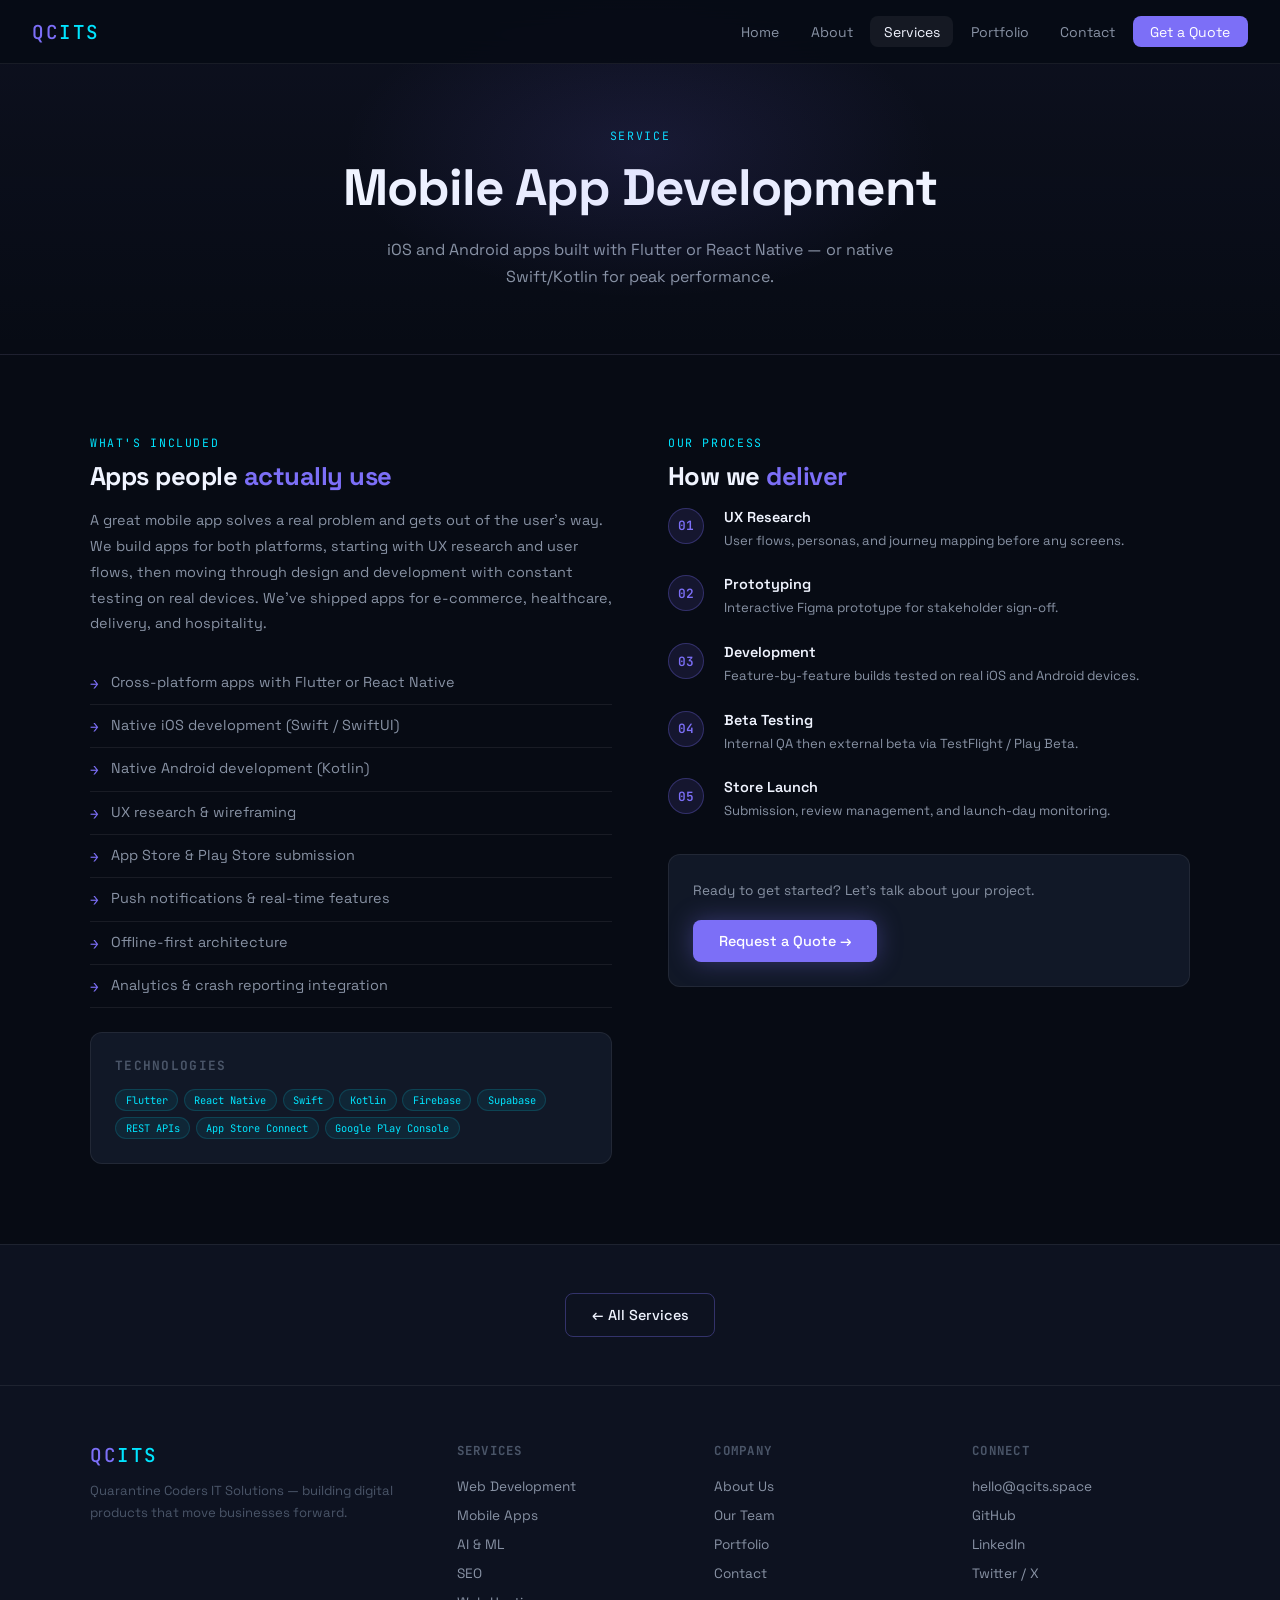
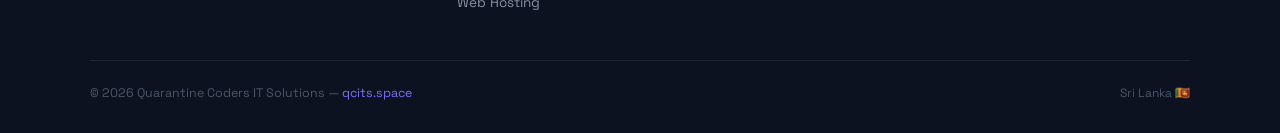
<file: services/mobile-apps.html>
<!doctype html>
<html lang="en">
<head>
  <meta charset="utf-8"/>
  <meta name="viewport" content="width=device-width,initial-scale=1"/>
  <title>Mobile App Development — QCITS</title>
  <meta name="description" content="iOS and Android apps built with Flutter or React Native — or native Swift/Kotlin for peak performance."/>
  <link rel="stylesheet" href="../css/style.css"/>
  <link rel="preconnect" href="https://fonts.googleapis.com"/>
  <link rel="preconnect" href="https://fonts.gstatic.com" crossorigin/>
</head>
<body>
<nav id="main-nav"></nav>
<div class="mobile-menu" id="mobile-menu"></div>
<div class="page-hero">
  <div class="page-hero-tag">Service</div>
  <h1>Mobile App Development</h1>
  <p>iOS and Android apps built with Flutter or React Native — or native Swift/Kotlin for peak performance.</p>
</div>
<section>
  <div class="section-inner">
    <div class="service-detail-grid">
      <div class="reveal">
        <div class="section-eyebrow">What's Included</div>
        <h2 class="section-title" style="font-size:1.6rem;">Apps people <span>actually use</span></h2>
        <p style="color:var(--text-secondary);font-size:0.9rem;line-height:1.8;margin-bottom:1.5rem;">A great mobile app solves a real problem and gets out of the user's way. We build apps for both platforms, starting with UX research and user flows, then moving through design and development with constant testing on real devices. We've shipped apps for e-commerce, healthcare, delivery, and hospitality.</p>
        <ul class="service-feature-list">
          <li>Cross-platform apps with Flutter or React Native</li>
          <li>Native iOS development (Swift / SwiftUI)</li>
          <li>Native Android development (Kotlin)</li>
          <li>UX research & wireframing</li>
          <li>App Store & Play Store submission</li>
          <li>Push notifications & real-time features</li>
          <li>Offline-first architecture</li>
          <li>Analytics & crash reporting integration</li>
        </ul>
        <div class="service-tech-box">
          <h4>Technologies</h4>
          <div class="tech-tags"><span class="tech-tag">Flutter</span><span class="tech-tag">React Native</span><span class="tech-tag">Swift</span><span class="tech-tag">Kotlin</span><span class="tech-tag">Firebase</span><span class="tech-tag">Supabase</span><span class="tech-tag">REST APIs</span><span class="tech-tag">App Store Connect</span><span class="tech-tag">Google Play Console</span></div>
        </div>
      </div>
      <div class="reveal">
        <div class="section-eyebrow">Our Process</div>
        <h2 class="section-title" style="font-size:1.6rem;">How we <span>deliver</span></h2>
        <div class="process-steps">
          <div class="process-step"><div class="step-num">01</div><div><h4>UX Research</h4><p>User flows, personas, and journey mapping before any screens.</p></div></div>
          <div class="process-step"><div class="step-num">02</div><div><h4>Prototyping</h4><p>Interactive Figma prototype for stakeholder sign-off.</p></div></div>
          <div class="process-step"><div class="step-num">03</div><div><h4>Development</h4><p>Feature-by-feature builds tested on real iOS and Android devices.</p></div></div>
          <div class="process-step"><div class="step-num">04</div><div><h4>Beta Testing</h4><p>Internal QA then external beta via TestFlight / Play Beta.</p></div></div>
          <div class="process-step"><div class="step-num">05</div><div><h4>Store Launch</h4><p>Submission, review management, and launch-day monitoring.</p></div></div>
        </div>
        <div style="margin-top:2rem;background:var(--bg-card);border:1px solid var(--border);border-radius:var(--radius);padding:1.5rem;">
          <p style="font-size:0.85rem;color:var(--text-secondary);line-height:1.7;margin-bottom:1.1rem;">Ready to get started? Let's talk about your project.</p>
          <a class="btn btn-primary" href="../contact.html">Request a Quote →</a>
        </div>
      </div>
    </div>
  </div>
</section>
<section style="background:var(--bg-surface);border-top:1px solid var(--border);text-align:center;padding:3rem 2rem;">
  <div class="section-inner"><a class="btn btn-outline" href="../services.html">← All Services</a></div>
</section>
<footer id="main-footer"></footer>
<script src="../js/main.js"></script>
<script>initNav('services.html'); initFooter();</script>
</body></html>
</file>
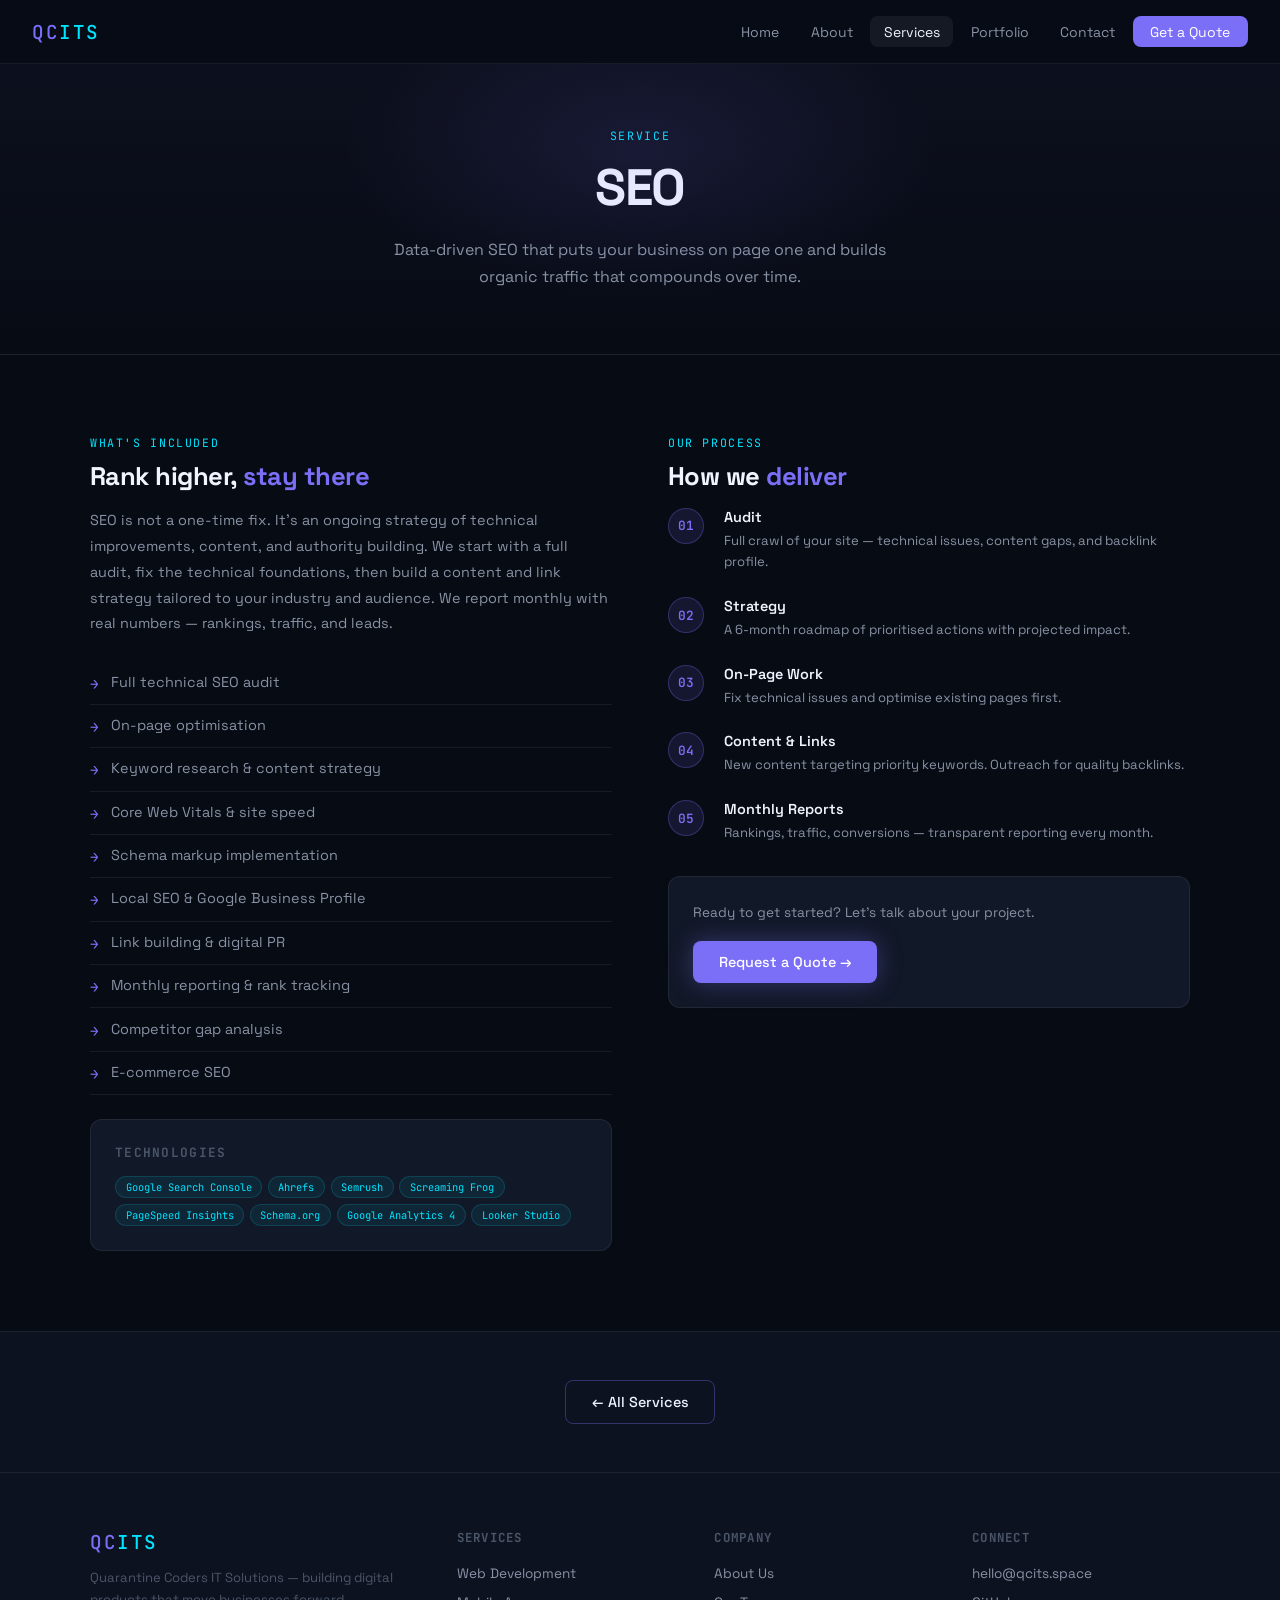
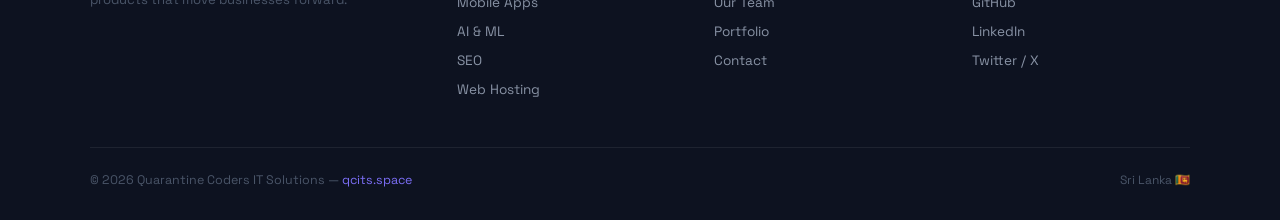
<file: services/seo.html>
<!doctype html>
<html lang="en">
<head>
  <meta charset="utf-8"/>
  <meta name="viewport" content="width=device-width,initial-scale=1"/>
  <title>SEO — QCITS</title>
  <meta name="description" content="Data-driven SEO that puts your business on page one and builds organic traffic that compounds over time."/>
  <link rel="stylesheet" href="../css/style.css"/>
  <link rel="preconnect" href="https://fonts.googleapis.com"/>
  <link rel="preconnect" href="https://fonts.gstatic.com" crossorigin/>
</head>
<body>
<nav id="main-nav"></nav>
<div class="mobile-menu" id="mobile-menu"></div>
<div class="page-hero">
  <div class="page-hero-tag">Service</div>
  <h1>SEO</h1>
  <p>Data-driven SEO that puts your business on page one and builds organic traffic that compounds over time.</p>
</div>
<section>
  <div class="section-inner">
    <div class="service-detail-grid">
      <div class="reveal">
        <div class="section-eyebrow">What's Included</div>
        <h2 class="section-title" style="font-size:1.6rem;">Rank higher, <span>stay there</span></h2>
        <p style="color:var(--text-secondary);font-size:0.9rem;line-height:1.8;margin-bottom:1.5rem;">SEO is not a one-time fix. It's an ongoing strategy of technical improvements, content, and authority building. We start with a full audit, fix the technical foundations, then build a content and link strategy tailored to your industry and audience. We report monthly with real numbers — rankings, traffic, and leads.</p>
        <ul class="service-feature-list">
          <li>Full technical SEO audit</li>
          <li>On-page optimisation</li>
          <li>Keyword research & content strategy</li>
          <li>Core Web Vitals & site speed</li>
          <li>Schema markup implementation</li>
          <li>Local SEO & Google Business Profile</li>
          <li>Link building & digital PR</li>
          <li>Monthly reporting & rank tracking</li>
          <li>Competitor gap analysis</li>
          <li>E-commerce SEO</li>
        </ul>
        <div class="service-tech-box">
          <h4>Technologies</h4>
          <div class="tech-tags"><span class="tech-tag">Google Search Console</span><span class="tech-tag">Ahrefs</span><span class="tech-tag">Semrush</span><span class="tech-tag">Screaming Frog</span><span class="tech-tag">PageSpeed Insights</span><span class="tech-tag">Schema.org</span><span class="tech-tag">Google Analytics 4</span><span class="tech-tag">Looker Studio</span></div>
        </div>
      </div>
      <div class="reveal">
        <div class="section-eyebrow">Our Process</div>
        <h2 class="section-title" style="font-size:1.6rem;">How we <span>deliver</span></h2>
        <div class="process-steps">
          <div class="process-step"><div class="step-num">01</div><div><h4>Audit</h4><p>Full crawl of your site — technical issues, content gaps, and backlink profile.</p></div></div>
          <div class="process-step"><div class="step-num">02</div><div><h4>Strategy</h4><p>A 6-month roadmap of prioritised actions with projected impact.</p></div></div>
          <div class="process-step"><div class="step-num">03</div><div><h4>On-Page Work</h4><p>Fix technical issues and optimise existing pages first.</p></div></div>
          <div class="process-step"><div class="step-num">04</div><div><h4>Content & Links</h4><p>New content targeting priority keywords. Outreach for quality backlinks.</p></div></div>
          <div class="process-step"><div class="step-num">05</div><div><h4>Monthly Reports</h4><p>Rankings, traffic, conversions — transparent reporting every month.</p></div></div>
        </div>
        <div style="margin-top:2rem;background:var(--bg-card);border:1px solid var(--border);border-radius:var(--radius);padding:1.5rem;">
          <p style="font-size:0.85rem;color:var(--text-secondary);line-height:1.7;margin-bottom:1.1rem;">Ready to get started? Let's talk about your project.</p>
          <a class="btn btn-primary" href="../contact.html">Request a Quote →</a>
        </div>
      </div>
    </div>
  </div>
</section>
<section style="background:var(--bg-surface);border-top:1px solid var(--border);text-align:center;padding:3rem 2rem;">
  <div class="section-inner"><a class="btn btn-outline" href="../services.html">← All Services</a></div>
</section>
<footer id="main-footer"></footer>
<script src="../js/main.js"></script>
<script>initNav('services.html'); initFooter();</script>
</body></html>
</file>
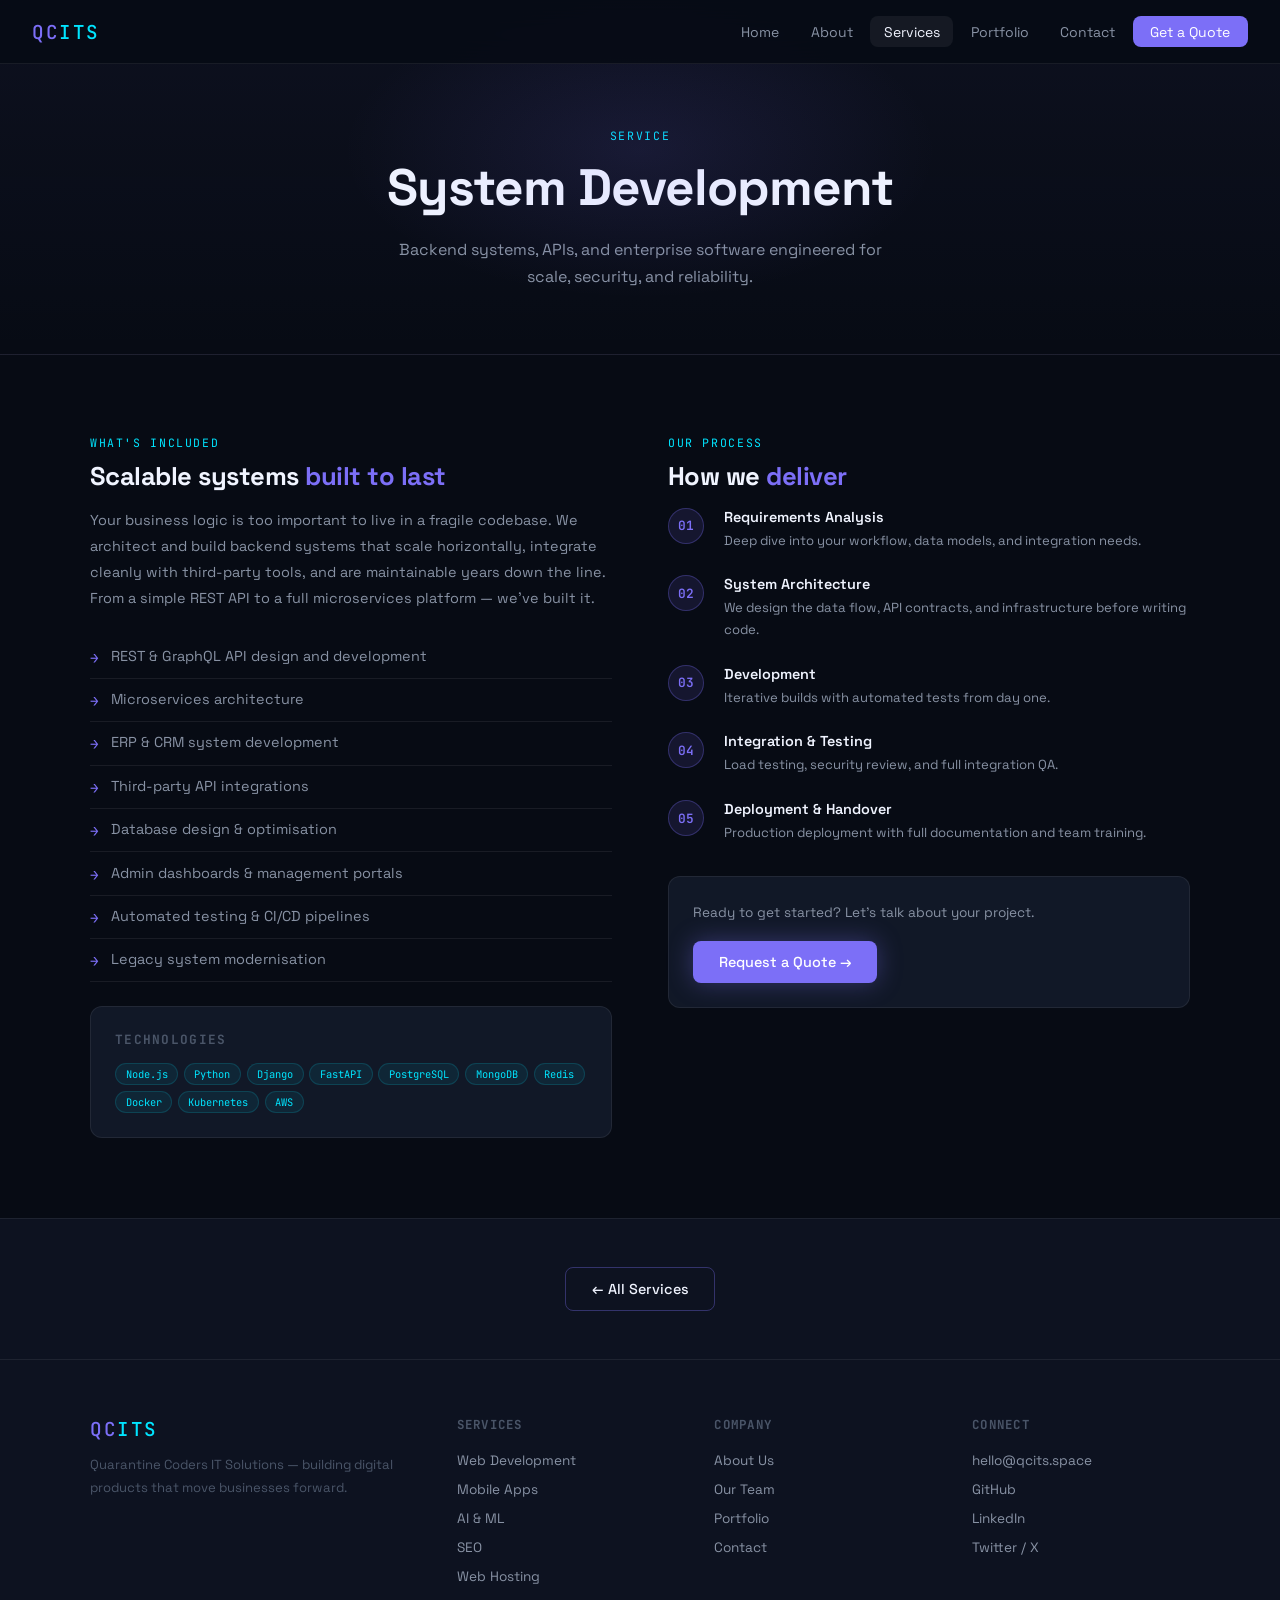
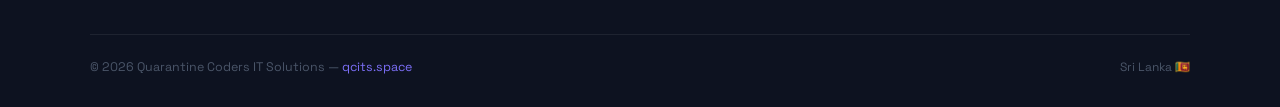
<file: services/system-development.html>
<!doctype html>
<html lang="en">
<head>
  <meta charset="utf-8"/>
  <meta name="viewport" content="width=device-width,initial-scale=1"/>
  <title>System Development — QCITS</title>
  <meta name="description" content="Backend systems, APIs, and enterprise software engineered for scale, security, and reliability."/>
  <link rel="stylesheet" href="../css/style.css"/>
  <link rel="preconnect" href="https://fonts.googleapis.com"/>
  <link rel="preconnect" href="https://fonts.gstatic.com" crossorigin/>
</head>
<body>
<nav id="main-nav"></nav>
<div class="mobile-menu" id="mobile-menu"></div>
<div class="page-hero">
  <div class="page-hero-tag">Service</div>
  <h1>System Development</h1>
  <p>Backend systems, APIs, and enterprise software engineered for scale, security, and reliability.</p>
</div>
<section>
  <div class="section-inner">
    <div class="service-detail-grid">
      <div class="reveal">
        <div class="section-eyebrow">What's Included</div>
        <h2 class="section-title" style="font-size:1.6rem;">Scalable systems <span>built to last</span></h2>
        <p style="color:var(--text-secondary);font-size:0.9rem;line-height:1.8;margin-bottom:1.5rem;">Your business logic is too important to live in a fragile codebase. We architect and build backend systems that scale horizontally, integrate cleanly with third-party tools, and are maintainable years down the line. From a simple REST API to a full microservices platform — we've built it.</p>
        <ul class="service-feature-list">
          <li>REST & GraphQL API design and development</li>
          <li>Microservices architecture</li>
          <li>ERP & CRM system development</li>
          <li>Third-party API integrations</li>
          <li>Database design & optimisation</li>
          <li>Admin dashboards & management portals</li>
          <li>Automated testing & CI/CD pipelines</li>
          <li>Legacy system modernisation</li>
        </ul>
        <div class="service-tech-box">
          <h4>Technologies</h4>
          <div class="tech-tags"><span class="tech-tag">Node.js</span><span class="tech-tag">Python</span><span class="tech-tag">Django</span><span class="tech-tag">FastAPI</span><span class="tech-tag">PostgreSQL</span><span class="tech-tag">MongoDB</span><span class="tech-tag">Redis</span><span class="tech-tag">Docker</span><span class="tech-tag">Kubernetes</span><span class="tech-tag">AWS</span></div>
        </div>
      </div>
      <div class="reveal">
        <div class="section-eyebrow">Our Process</div>
        <h2 class="section-title" style="font-size:1.6rem;">How we <span>deliver</span></h2>
        <div class="process-steps">
          <div class="process-step"><div class="step-num">01</div><div><h4>Requirements Analysis</h4><p>Deep dive into your workflow, data models, and integration needs.</p></div></div>
          <div class="process-step"><div class="step-num">02</div><div><h4>System Architecture</h4><p>We design the data flow, API contracts, and infrastructure before writing code.</p></div></div>
          <div class="process-step"><div class="step-num">03</div><div><h4>Development</h4><p>Iterative builds with automated tests from day one.</p></div></div>
          <div class="process-step"><div class="step-num">04</div><div><h4>Integration & Testing</h4><p>Load testing, security review, and full integration QA.</p></div></div>
          <div class="process-step"><div class="step-num">05</div><div><h4>Deployment & Handover</h4><p>Production deployment with full documentation and team training.</p></div></div>
        </div>
        <div style="margin-top:2rem;background:var(--bg-card);border:1px solid var(--border);border-radius:var(--radius);padding:1.5rem;">
          <p style="font-size:0.85rem;color:var(--text-secondary);line-height:1.7;margin-bottom:1.1rem;">Ready to get started? Let's talk about your project.</p>
          <a class="btn btn-primary" href="../contact.html">Request a Quote →</a>
        </div>
      </div>
    </div>
  </div>
</section>
<section style="background:var(--bg-surface);border-top:1px solid var(--border);text-align:center;padding:3rem 2rem;">
  <div class="section-inner"><a class="btn btn-outline" href="../services.html">← All Services</a></div>
</section>
<footer id="main-footer"></footer>
<script src="../js/main.js"></script>
<script>initNav('services.html'); initFooter();</script>
</body></html>
</file>
<file: styles.css>
:root{
  --bg:#0f1724;
  --card:#0b1220;
  --accent:#6ee7b7;
  --muted:#a3adbf;
  --glass: rgba(255,255,255,0.03);
  --radius:16px;
  --maxw:720px;
  --gap:18px;
  font-family: Inter, ui-sans-serif, system-ui, -apple-system, "Segoe UI", Roboto, "Helvetica Neue", Arial;
}

*{box-sizing:border-box}
html,body{height:100%}
body{
  margin:0;
  background:linear-gradient(180deg,#07102a 0%, #081428 100%);
  color:#e6eef8;
  display:flex;
  align-items:center;
  justify-content:center;
  padding:24px;
  -webkit-font-smoothing:antialiased;
  -moz-osx-font-smoothing:grayscale;
}

.card{
  width:100%;
  max-width:var(--maxw);
  background:linear-gradient(180deg, rgba(255,255,255,0.02), rgba(255,255,255,0.01));
  border-radius:var(--radius);
  padding:32px;
  box-shadow:0 8px 30px rgba(2,6,23,0.7);
  text-align:center;
  border:1px solid rgba(255,255,255,0.03);
}

.logo{
  display:inline-block;
  font-weight:700;
  color:var(--accent);
  background:linear-gradient(90deg, rgba(255,255,255,0.03), rgba(255,255,255,0.01));
  padding:8px 14px;
  border-radius:10px;
  margin-bottom:12px;
  letter-spacing:1px;
}

h1{
  margin:8px 0 10px;
  font-size:clamp(20px,3vw,32px);
  line-height:1.05;
}

.lead{
  color:var(--muted);
  margin:0 0 18px;
  font-size:15px;
}

.status{
  display:inline-flex;
  align-items:center;
  gap:10px;
  background:var(--glass);
  padding:8px 12px;
  border-radius:999px;
  color:var(--muted);
  margin-bottom:18px;
  font-size:14px;
}

.dot{
  width:10px;
  height:10px;
  background:var(--accent);
  display:inline-block;
  border-radius:50%;
  box-shadow:0 0 12px rgba(110,231,183,0.35);
}

.actions{
  display:flex;
  gap:12px;
  justify-content:center;
  margin:18px 0 24px;
  flex-wrap:wrap;
}

.btn{
  display:inline-block;
  padding:10px 16px;
  border-radius:10px;
  text-decoration:none;
  color:#071428;
  background:var(--accent);
  font-weight:600;
  transition:transform .12s ease;
}

.btn:hover{ transform: translateY(-3px) }

.btn.ghost{
  background:transparent;
  color:var(--muted);
  border:1px solid rgba(255,255,255,0.04);
  box-shadow:none;
}

footer{ color:var(--muted); font-size:13px; margin-top:6px }
</file>
<file: css/style.css>
@import url('https://fonts.googleapis.com/css2?family=Space+Grotesk:wght@300;400;500;600;700&family=JetBrains+Mono:wght@400;500&display=swap');

:root {
  --bg-deep: #070b14;
  --bg-surface: #0d1220;
  --bg-card: #111827;
  --bg-card-hover: #161f30;
  --accent-purple: #7c6ff7;
  --accent-cyan: #00e5ff;
  --accent-glow: rgba(124,111,247,0.18);
  --accent-cyan-glow: rgba(0,229,255,0.12);
  --text-primary: #f0f4ff;
  --text-secondary: #8892a4;
  --text-muted: #4a5568;
  --border: rgba(255,255,255,0.07);
  --border-accent: rgba(124,111,247,0.35);
  --font-display: 'Space Grotesk', sans-serif;
  --font-mono: 'JetBrains Mono', monospace;
  --radius: 12px;
  --radius-sm: 8px;
}

*, *::before, *::after { box-sizing: border-box; margin: 0; padding: 0; }

html { scroll-behavior: smooth; }

body {
  font-family: var(--font-display);
  background: var(--bg-deep);
  color: var(--text-primary);
  min-height: 100vh;
  overflow-x: hidden;
}

/* ─── SCROLLBAR ─── */
::-webkit-scrollbar { width: 5px; }
::-webkit-scrollbar-track { background: var(--bg-deep); }
::-webkit-scrollbar-thumb { background: var(--accent-purple); border-radius: 99px; }

/* ─── NAV ─── */
nav {
  position: fixed; top: 0; left: 0; right: 0; z-index: 100;
  background: rgba(7,11,20,0.85);
  backdrop-filter: blur(16px);
  border-bottom: 1px solid var(--border);
  padding: 0 2rem;
  height: 64px;
  display: flex; align-items: center; justify-content: space-between;
}
.nav-logo {
  font-family: var(--font-mono);
  font-size: 1.2rem;
  font-weight: 500;
  color: var(--accent-purple);
  letter-spacing: 0.08em;
  text-decoration: none;
}
.nav-logo span { color: var(--accent-cyan); }
.nav-links { display: flex; gap: 0.25rem; align-items: center; }
.nav-links a {
  color: var(--text-secondary);
  text-decoration: none;
  font-size: 0.875rem;
  padding: 0.4rem 0.85rem;
  border-radius: var(--radius-sm);
  transition: color 0.2s, background 0.2s;
}
.nav-links a:hover, .nav-links a.active {
  color: var(--text-primary);
  background: rgba(255,255,255,0.06);
}
.nav-cta {
  background: var(--accent-purple) !important;
  color: #fff !important;
  padding: 0.4rem 1.1rem !important;
  border-radius: var(--radius-sm) !important;
}
.nav-cta:hover { opacity: 0.88; }
.hamburger {
  display: none;
  flex-direction: column;
  gap: 5px;
  cursor: pointer;
  background: none;
  border: none;
  padding: 4px;
}
.hamburger span {
  display: block; width: 22px; height: 2px;
  background: var(--text-secondary);
  border-radius: 2px;
  transition: 0.3s;
}
.mobile-menu {
  display: none;
  position: fixed; top: 64px; left: 0; right: 0; z-index: 99;
  background: var(--bg-surface);
  border-bottom: 1px solid var(--border);
  padding: 1rem 1.5rem;
  flex-direction: column; gap: 0.5rem;
}
.mobile-menu.open { display: flex; }
.mobile-menu a {
  color: var(--text-secondary);
  text-decoration: none;
  font-size: 0.9rem;
  padding: 0.5rem 0;
  border-bottom: 1px solid var(--border);
}

/* ─── HERO ─── */
.hero {
  min-height: 100vh;
  display: flex; align-items: center; justify-content: center;
  position: relative;
  overflow: hidden;
  padding: 6rem 2rem 4rem;
  text-align: center;
}
#hero-canvas {
  position: absolute; inset: 0; z-index: 0;
  pointer-events: none;
}
.hero-content { position: relative; z-index: 1; max-width: 820px; }
.hero-eyebrow {
  display: inline-flex; align-items: center; gap: 0.5rem;
  font-family: var(--font-mono);
  font-size: 0.75rem;
  color: var(--accent-cyan);
  letter-spacing: 0.12em;
  text-transform: uppercase;
  background: rgba(0,229,255,0.08);
  border: 1px solid rgba(0,229,255,0.2);
  padding: 0.3rem 0.9rem;
  border-radius: 99px;
  margin-bottom: 1.5rem;
}
.hero-eyebrow::before {
  content: '';
  width: 6px; height: 6px;
  background: var(--accent-cyan);
  border-radius: 50%;
  animation: blink 1.4s infinite;
}
@keyframes blink { 0%,100%{opacity:1} 50%{opacity:0.2} }
.hero h1 {
  font-size: clamp(2.4rem, 6vw, 4.5rem);
  font-weight: 700;
  line-height: 1.1;
  letter-spacing: -0.02em;
  margin-bottom: 1rem;
}
.hero h1 em {
  font-style: normal;
  color: var(--accent-purple);
}
.hero-typewriter {
  font-family: var(--font-mono);
  font-size: clamp(1rem, 2.5vw, 1.4rem);
  color: var(--accent-cyan);
  min-height: 2rem;
  margin-bottom: 1.5rem;
}
.hero-sub {
  font-size: 1.05rem;
  color: var(--text-secondary);
  max-width: 560px;
  margin: 0 auto 2.5rem;
  line-height: 1.7;
}
.hero-actions { display: flex; gap: 1rem; justify-content: center; flex-wrap: wrap; }
.btn {
  display: inline-flex; align-items: center; gap: 0.5rem;
  padding: 0.75rem 1.6rem;
  border-radius: var(--radius-sm);
  font-family: var(--font-display);
  font-size: 0.9rem;
  font-weight: 500;
  text-decoration: none;
  cursor: pointer;
  border: none;
  transition: all 0.2s;
}
.btn-primary {
  background: var(--accent-purple);
  color: #fff;
  box-shadow: 0 0 24px rgba(124,111,247,0.35);
}
.btn-primary:hover { opacity: 0.88; box-shadow: 0 0 36px rgba(124,111,247,0.5); transform: translateY(-1px); }
.btn-outline {
  background: transparent;
  color: var(--text-primary);
  border: 1px solid var(--border-accent);
}
.btn-outline:hover { background: var(--accent-glow); border-color: var(--accent-purple); }

/* ─── STATS BAR ─── */
.stats-bar {
  background: var(--bg-surface);
  border-top: 1px solid var(--border);
  border-bottom: 1px solid var(--border);
  padding: 2.5rem 2rem;
}
.stats-grid {
  max-width: 900px;
  margin: 0 auto;
  display: grid;
  grid-template-columns: repeat(auto-fit, minmax(160px, 1fr));
  gap: 1rem;
  text-align: center;
}
.stat-num {
  font-size: 2.4rem;
  font-weight: 700;
  font-family: var(--font-mono);
  color: var(--accent-purple);
  line-height: 1;
}
.stat-label {
  font-size: 0.8rem;
  color: var(--text-secondary);
  margin-top: 0.35rem;
  text-transform: uppercase;
  letter-spacing: 0.08em;
}

/* ─── SECTIONS ─── */
section { padding: 5rem 2rem; }
.section-inner { max-width: 1100px; margin: 0 auto; }
.section-eyebrow {
  font-family: var(--font-mono);
  font-size: 0.72rem;
  color: var(--accent-cyan);
  letter-spacing: 0.14em;
  text-transform: uppercase;
  margin-bottom: 0.75rem;
}
.section-title {
  font-size: clamp(1.8rem, 3.5vw, 2.6rem);
  font-weight: 700;
  letter-spacing: -0.02em;
  margin-bottom: 1rem;
  line-height: 1.15;
}
.section-title span { color: var(--accent-purple); }
.section-sub {
  color: var(--text-secondary);
  font-size: 1rem;
  max-width: 560px;
  line-height: 1.7;
  margin-bottom: 3rem;
}

/* ─── SERVICES GRID ─── */
.services-grid {
  display: grid;
  grid-template-columns: repeat(auto-fit, minmax(240px, 1fr));
  gap: 1.25rem;
}
.service-card {
  background: var(--bg-card);
  border: 1px solid var(--border);
  border-radius: var(--radius);
  padding: 1.5rem;
  text-decoration: none;
  color: inherit;
  transition: all 0.25s;
  display: block;
  position: relative;
  overflow: hidden;
}
.service-card::before {
  content: '';
  position: absolute; inset: 0;
  background: var(--accent-glow);
  opacity: 0;
  transition: opacity 0.25s;
}
.service-card:hover {
  border-color: var(--border-accent);
  transform: translateY(-3px);
}
.service-card:hover::before { opacity: 1; }
.service-icon {
  width: 44px; height: 44px;
  background: rgba(124,111,247,0.12);
  border: 1px solid rgba(124,111,247,0.25);
  border-radius: var(--radius-sm);
  display: flex; align-items: center; justify-content: center;
  font-size: 1.25rem;
  margin-bottom: 1rem;
  color: var(--accent-purple);
}
.service-card h3 {
  font-size: 1rem;
  font-weight: 600;
  margin-bottom: 0.4rem;
}
.service-card p {
  font-size: 0.85rem;
  color: var(--text-secondary);
  line-height: 1.6;
}
.service-arrow {
  display: inline-flex; align-items: center; gap: 0.3rem;
  font-size: 0.8rem;
  color: var(--accent-purple);
  margin-top: 0.9rem;
  font-weight: 500;
}

/* ─── ABOUT / TEAM ─── */
.about-grid {
  display: grid;
  grid-template-columns: 1fr 1fr;
  gap: 4rem;
  align-items: center;
}
.about-text h2 { font-size: clamp(1.8rem,3vw,2.4rem); font-weight: 700; letter-spacing:-0.02em; margin-bottom: 1rem; }
.about-text h2 span { color: var(--accent-purple); }
.about-text p { color: var(--text-secondary); line-height: 1.8; margin-bottom: 1rem; font-size: 0.95rem; }
.about-badge-row { display: flex; flex-wrap: wrap; gap: 0.5rem; margin-top: 1.5rem; }
.badge {
  font-family: var(--font-mono);
  font-size: 0.72rem;
  padding: 0.3rem 0.8rem;
  border-radius: 99px;
  background: rgba(124,111,247,0.1);
  border: 1px solid rgba(124,111,247,0.25);
  color: var(--accent-purple);
  letter-spacing: 0.05em;
}
.about-visual {
  background: var(--bg-card);
  border: 1px solid var(--border);
  border-radius: var(--radius);
  padding: 2rem;
  position: relative;
}
.about-visual .corner-accent {
  position: absolute;
  top: 0; right: 0;
  width: 60px; height: 60px;
  border-top: 2px solid var(--accent-purple);
  border-right: 2px solid var(--accent-purple);
  border-radius: 0 var(--radius) 0 0;
}
.mission-item { display: flex; gap: 1rem; align-items: flex-start; margin-bottom: 1.25rem; }
.mission-dot {
  width: 8px; height: 8px;
  min-width: 8px;
  background: var(--accent-purple);
  border-radius: 50%;
  margin-top: 6px;
  box-shadow: 0 0 8px var(--accent-purple);
}
.mission-item h4 { font-size: 0.9rem; font-weight: 600; margin-bottom: 0.2rem; }
.mission-item p { font-size: 0.82rem; color: var(--text-secondary); line-height: 1.6; }

/* ─── TEAM CARDS ─── */
.team-grid {
  display: grid;
  grid-template-columns: repeat(auto-fit, minmax(280px, 1fr));
  gap: 1.5rem;
}
.team-card {
  background: var(--bg-card);
  border: 1px solid var(--border);
  border-radius: var(--radius);
  padding: 2rem 1.5rem;
  text-align: center;
  transition: all 0.25s;
  position: relative;
  overflow: hidden;
}
.team-card::after {
  content: '';
  position: absolute;
  bottom: 0; left: 0; right: 0;
  height: 3px;
  background: linear-gradient(90deg, var(--accent-purple), var(--accent-cyan));
  transform: scaleX(0);
  transition: transform 0.3s;
}
.team-card:hover { border-color: var(--border-accent); transform: translateY(-3px); }
.team-card:hover::after { transform: scaleX(1); }
.team-avatar {
  width: 80px; height: 80px;
  border-radius: 50%;
  background: rgba(124,111,247,0.15);
  border: 2px solid var(--border-accent);
  display: flex; align-items: center; justify-content: center;
  font-size: 1.6rem;
  font-weight: 700;
  color: var(--accent-purple);
  margin: 0 auto 1.25rem;
  font-family: var(--font-mono);
}
.team-card h3 { font-size: 1.05rem; font-weight: 600; margin-bottom: 0.25rem; }
.team-role {
  font-family: var(--font-mono);
  font-size: 0.75rem;
  color: var(--accent-cyan);
  margin-bottom: 0.9rem;
  letter-spacing: 0.06em;
}
.team-bio { font-size: 0.85rem; color: var(--text-secondary); line-height: 1.65; }
.team-socials { display: flex; justify-content: center; gap: 0.6rem; margin-top: 1.1rem; }
.team-socials a {
  width: 32px; height: 32px;
  border-radius: 50%;
  border: 1px solid var(--border);
  display: flex; align-items: center; justify-content: center;
  color: var(--text-secondary);
  font-size: 0.8rem;
  text-decoration: none;
  transition: all 0.2s;
}
.team-socials a:hover { border-color: var(--accent-purple); color: var(--accent-purple); }

/* ─── PORTFOLIO ─── */
.filter-bar { display: flex; gap: 0.5rem; flex-wrap: wrap; margin-bottom: 2.5rem; }
.filter-btn {
  font-family: var(--font-display);
  font-size: 0.8rem;
  padding: 0.4rem 1rem;
  border-radius: 99px;
  border: 1px solid var(--border);
  background: transparent;
  color: var(--text-secondary);
  cursor: pointer;
  transition: all 0.2s;
}
.filter-btn.active, .filter-btn:hover {
  border-color: var(--accent-purple);
  color: var(--accent-purple);
  background: rgba(124,111,247,0.08);
}
.portfolio-grid {
  display: grid;
  grid-template-columns: repeat(auto-fit, minmax(300px, 1fr));
  gap: 1.25rem;
}
.portfolio-card {
  background: var(--bg-card);
  border: 1px solid var(--border);
  border-radius: var(--radius);
  overflow: hidden;
  transition: all 0.25s;
}
.portfolio-card:hover { border-color: var(--border-accent); transform: translateY(-3px); }
.portfolio-thumb {
  height: 180px;
  background: linear-gradient(135deg, rgba(124,111,247,0.15), rgba(0,229,255,0.1));
  display: flex; align-items: center; justify-content: center;
  font-size: 2.5rem;
  border-bottom: 1px solid var(--border);
}
.portfolio-info { padding: 1.25rem; }
.portfolio-info h3 { font-size: 0.95rem; font-weight: 600; margin-bottom: 0.35rem; }
.portfolio-info p { font-size: 0.82rem; color: var(--text-secondary); margin-bottom: 0.9rem; line-height: 1.6; }
.tech-tags { display: flex; flex-wrap: wrap; gap: 0.35rem; }
.tech-tag {
  font-family: var(--font-mono);
  font-size: 0.65rem;
  padding: 0.2rem 0.6rem;
  background: rgba(0,229,255,0.07);
  border: 1px solid rgba(0,229,255,0.15);
  color: var(--accent-cyan);
  border-radius: 99px;
}

/* ─── TESTIMONIALS ─── */
.testimonials-grid {
  display: grid;
  grid-template-columns: repeat(auto-fit, minmax(280px, 1fr));
  gap: 1.25rem;
}
.testimonial-card {
  background: var(--bg-card);
  border: 1px solid var(--border);
  border-radius: var(--radius);
  padding: 1.75rem;
}
.testimonial-card .quote-icon {
  font-size: 2rem;
  color: var(--accent-purple);
  opacity: 0.4;
  font-family: Georgia, serif;
  line-height: 1;
  margin-bottom: 0.75rem;
}
.testimonial-card p {
  font-size: 0.9rem;
  color: var(--text-secondary);
  line-height: 1.75;
  margin-bottom: 1.25rem;
  font-style: italic;
}
.testimonial-author { display: flex; align-items: center; gap: 0.75rem; }
.author-avatar {
  width: 38px; height: 38px;
  border-radius: 50%;
  background: rgba(124,111,247,0.15);
  border: 1px solid var(--border-accent);
  display: flex; align-items: center; justify-content: center;
  font-size: 0.8rem;
  font-weight: 600;
  color: var(--accent-purple);
}
.author-name { font-size: 0.85rem; font-weight: 600; }
.author-company { font-size: 0.75rem; color: var(--text-muted); }

/* ─── CONTACT ─── */
.contact-grid {
  display: grid;
  grid-template-columns: 1fr 1.5fr;
  gap: 3rem;
  align-items: start;
}
.contact-info h2 { font-size: 1.8rem; font-weight: 700; letter-spacing: -0.02em; margin-bottom: 0.75rem; }
.contact-info p { color: var(--text-secondary); line-height: 1.75; font-size: 0.9rem; margin-bottom: 1.5rem; }
.contact-detail {
  display: flex; align-items: center; gap: 0.75rem;
  margin-bottom: 0.9rem;
  font-size: 0.88rem;
  color: var(--text-secondary);
}
.contact-detail a { color: var(--accent-cyan); text-decoration: none; }
.contact-detail a:hover { text-decoration: underline; }
.contact-icon {
  width: 36px; height: 36px;
  background: rgba(124,111,247,0.1);
  border: 1px solid rgba(124,111,247,0.2);
  border-radius: var(--radius-sm);
  display: flex; align-items: center; justify-content: center;
  color: var(--accent-purple);
  font-size: 0.9rem;
  flex-shrink: 0;
}
.contact-form {
  background: var(--bg-card);
  border: 1px solid var(--border);
  border-radius: var(--radius);
  padding: 2rem;
}
.form-group { margin-bottom: 1.1rem; }
.form-group label {
  display: block;
  font-size: 0.8rem;
  color: var(--text-secondary);
  margin-bottom: 0.4rem;
  letter-spacing: 0.03em;
}
.form-group input,
.form-group select,
.form-group textarea {
  width: 100%;
  background: var(--bg-surface);
  border: 1px solid var(--border);
  border-radius: var(--radius-sm);
  padding: 0.65rem 0.9rem;
  color: var(--text-primary);
  font-family: var(--font-display);
  font-size: 0.875rem;
  transition: border-color 0.2s;
  outline: none;
}
.form-group input:focus,
.form-group select:focus,
.form-group textarea:focus { border-color: var(--accent-purple); }
.form-group select { appearance: none; cursor: pointer; }
.form-group textarea { resize: vertical; min-height: 100px; }
.form-row { display: grid; grid-template-columns: 1fr 1fr; gap: 1rem; }

/* ─── PAGE HERO (inner pages) ─── */
.page-hero {
  padding: 8rem 2rem 4rem;
  text-align: center;
  position: relative;
  overflow: hidden;
  background: linear-gradient(to bottom, rgba(124,111,247,0.05), transparent);
  border-bottom: 1px solid var(--border);
}
.page-hero::before {
  content: '';
  position: absolute; top: 0; left: 50%; transform: translateX(-50%);
  width: 600px; height: 300px;
  background: radial-gradient(ellipse, rgba(124,111,247,0.12), transparent 70%);
  pointer-events: none;
}
.page-hero-tag {
  font-family: var(--font-mono);
  font-size: 0.72rem;
  color: var(--accent-cyan);
  letter-spacing: 0.14em;
  text-transform: uppercase;
  margin-bottom: 0.75rem;
}
.page-hero h1 {
  font-size: clamp(2rem, 4.5vw, 3.2rem);
  font-weight: 700;
  letter-spacing: -0.02em;
  margin-bottom: 1rem;
}
.page-hero h1 span { color: var(--accent-purple); }
.page-hero p {
  color: var(--text-secondary);
  font-size: 1rem;
  max-width: 520px;
  margin: 0 auto;
  line-height: 1.7;
}

/* ─── SERVICE DETAIL ─── */
.service-detail-grid {
  display: grid;
  grid-template-columns: 1fr 1fr;
  gap: 3.5rem;
  align-items: start;
}
.service-feature-list { list-style: none; }
.service-feature-list li {
  display: flex; align-items: flex-start; gap: 0.75rem;
  padding: 0.7rem 0;
  border-bottom: 1px solid var(--border);
  font-size: 0.9rem;
  color: var(--text-secondary);
}
.service-feature-list li::before {
  content: '→';
  color: var(--accent-purple);
  font-family: var(--font-mono);
  flex-shrink: 0;
  margin-top: 1px;
}
.service-tech-box {
  background: var(--bg-card);
  border: 1px solid var(--border);
  border-radius: var(--radius);
  padding: 1.5rem;
  margin-top: 1.5rem;
}
.service-tech-box h4 {
  font-size: 0.8rem;
  font-family: var(--font-mono);
  color: var(--text-muted);
  text-transform: uppercase;
  letter-spacing: 0.1em;
  margin-bottom: 0.9rem;
}
.process-steps { counter-reset: step; }
.process-step {
  display: flex; gap: 1.25rem;
  margin-bottom: 1.5rem;
  align-items: flex-start;
}
.step-num {
  width: 36px; height: 36px; min-width: 36px;
  border-radius: 50%;
  background: rgba(124,111,247,0.12);
  border: 1px solid rgba(124,111,247,0.3);
  display: flex; align-items: center; justify-content: center;
  font-family: var(--font-mono);
  font-size: 0.8rem;
  color: var(--accent-purple);
  font-weight: 600;
}
.process-step h4 { font-size: 0.9rem; font-weight: 600; margin-bottom: 0.25rem; }
.process-step p { font-size: 0.82rem; color: var(--text-secondary); line-height: 1.65; }

/* ─── FOOTER ─── */
footer {
  background: var(--bg-surface);
  border-top: 1px solid var(--border);
  padding: 3.5rem 2rem 2rem;
}
.footer-grid {
  max-width: 1100px;
  margin: 0 auto;
  display: grid;
  grid-template-columns: 1.5fr 1fr 1fr 1fr;
  gap: 2.5rem;
  padding-bottom: 2.5rem;
  border-bottom: 1px solid var(--border);
  margin-bottom: 1.5rem;
}
.footer-brand .nav-logo { display: block; margin-bottom: 0.75rem; }
.footer-brand p { font-size: 0.82rem; color: var(--text-muted); line-height: 1.7; }
footer h4 {
  font-size: 0.78rem;
  font-family: var(--font-mono);
  color: var(--text-muted);
  text-transform: uppercase;
  letter-spacing: 0.1em;
  margin-bottom: 1rem;
}
footer ul { list-style: none; }
footer ul li { margin-bottom: 0.5rem; }
footer ul li a {
  font-size: 0.85rem;
  color: var(--text-secondary);
  text-decoration: none;
  transition: color 0.2s;
}
footer ul li a:hover { color: var(--accent-purple); }
.footer-bottom {
  max-width: 1100px;
  margin: 0 auto;
  display: flex; justify-content: space-between; align-items: center;
  flex-wrap: wrap; gap: 0.5rem;
}
.footer-bottom p { font-size: 0.78rem; color: var(--text-muted); }
.footer-bottom a { color: var(--accent-purple); text-decoration: none; }

/* ─── DIVIDER ─── */
.divider-line {
  height: 1px;
  background: var(--border);
  max-width: 1100px;
  margin: 0 auto;
}

/* ─── UTILS ─── */
.text-center { text-align: center; }
.mb-0 { margin-bottom: 0; }

/* ─── RESPONSIVE ─── */
@media (max-width: 768px) {
  .nav-links { display: none; }
  .hamburger { display: flex; }
  .about-grid, .contact-grid, .service-detail-grid { grid-template-columns: 1fr; }
  .footer-grid { grid-template-columns: 1fr 1fr; }
  .form-row { grid-template-columns: 1fr; }
  .hero h1 { font-size: 2rem; }
}
@media (max-width: 480px) {
  .footer-grid { grid-template-columns: 1fr; }
}
</file>
